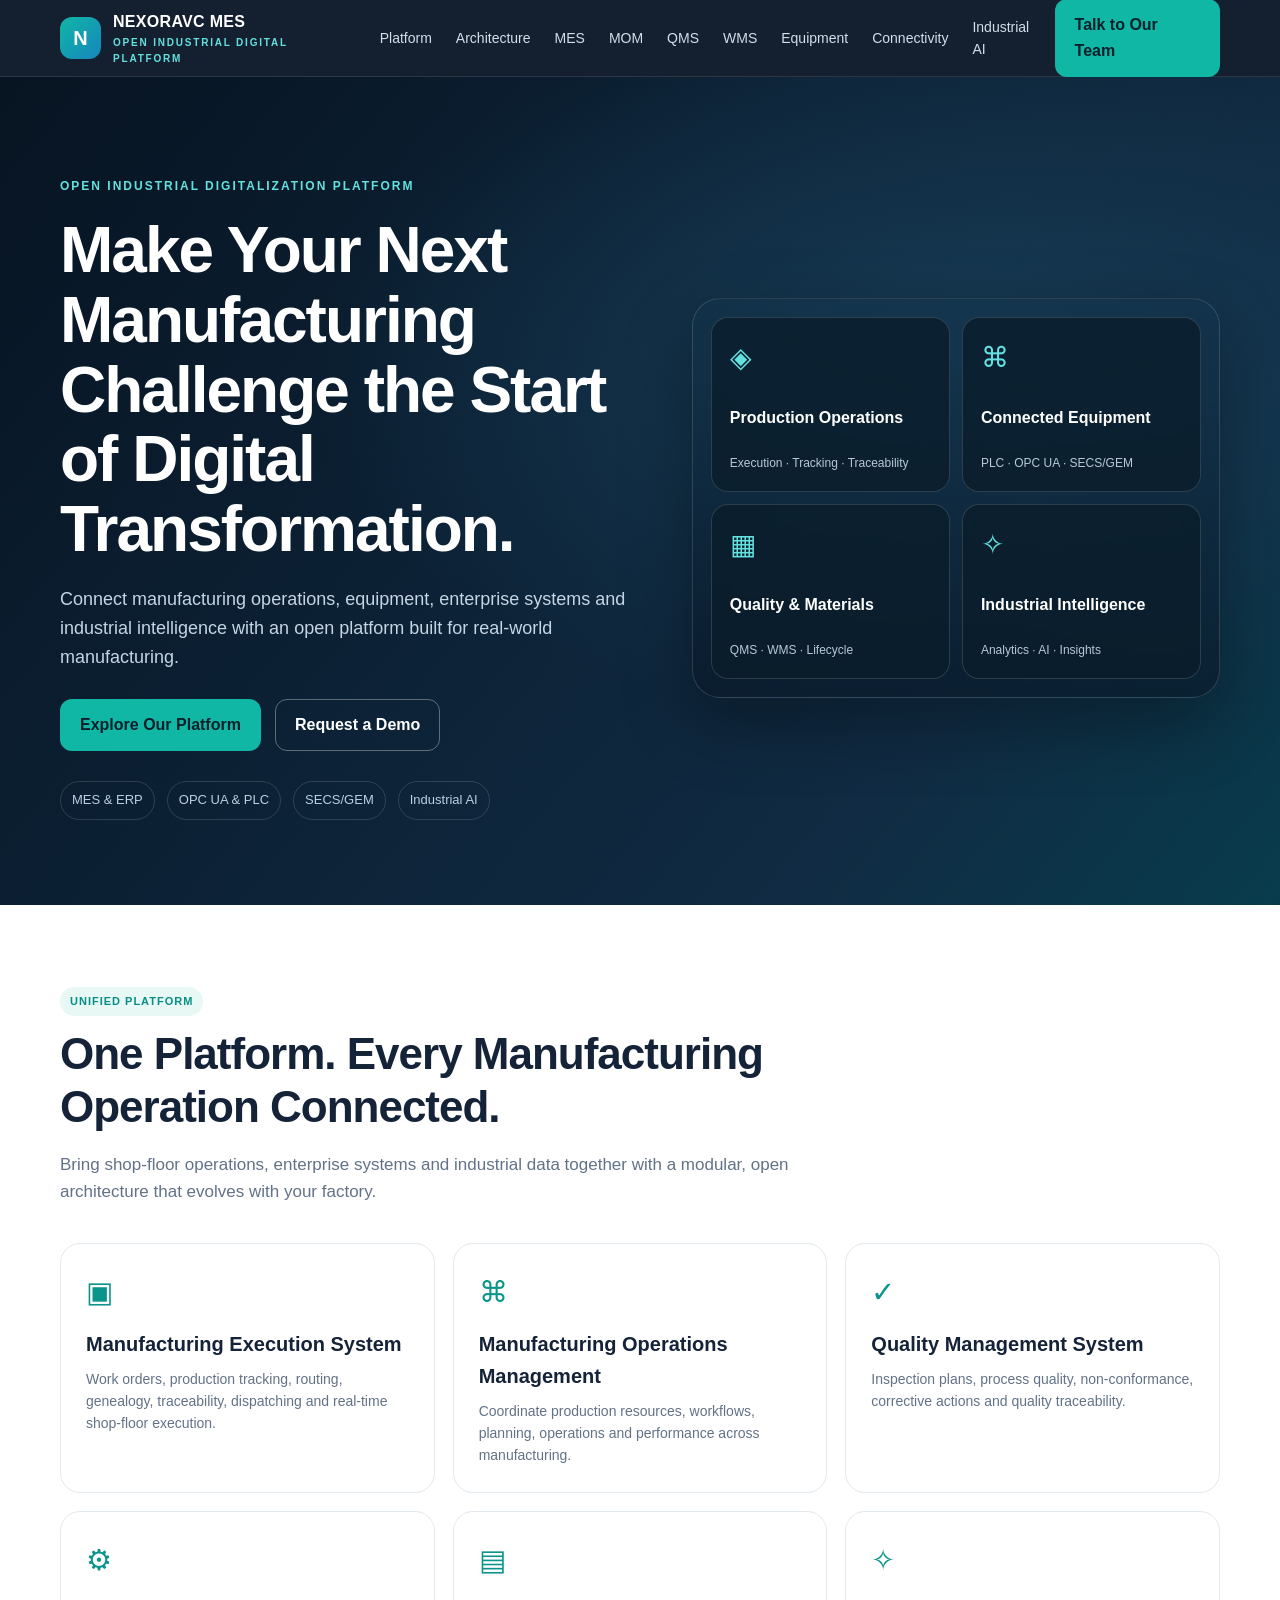
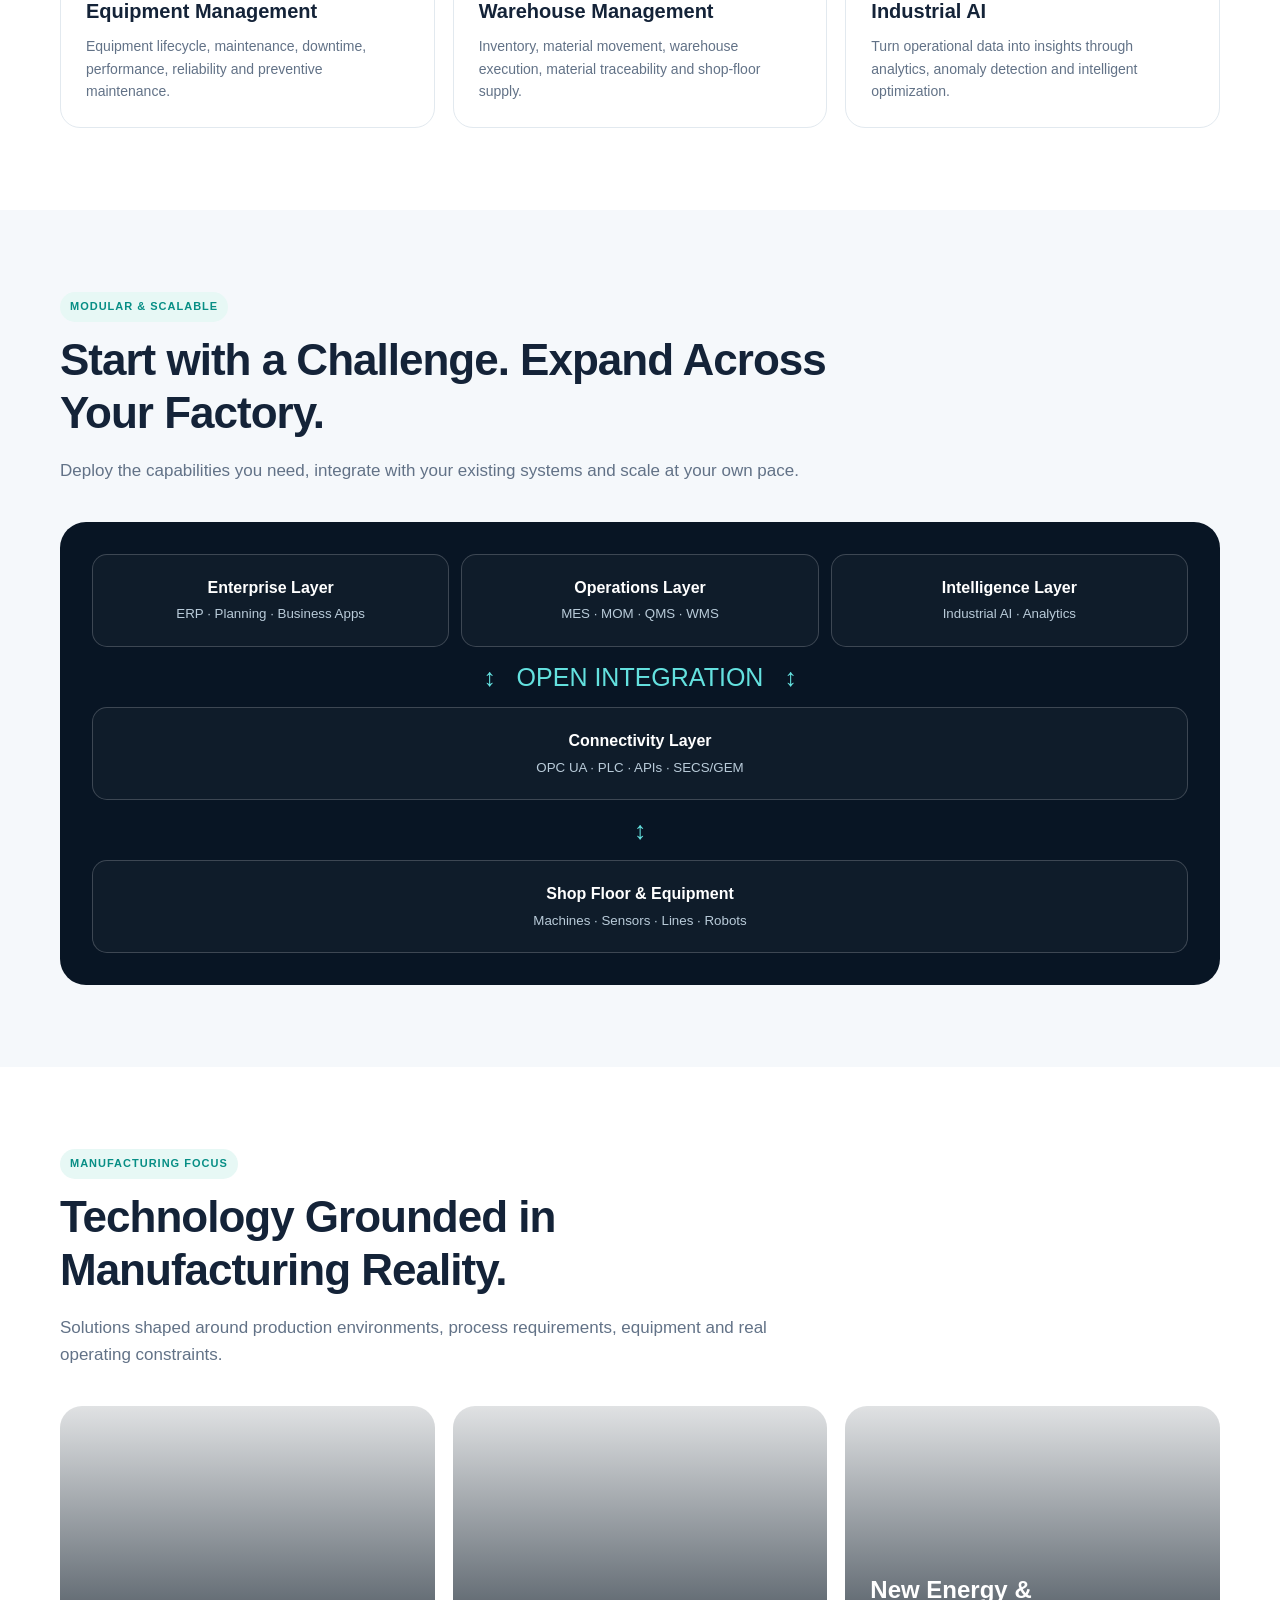
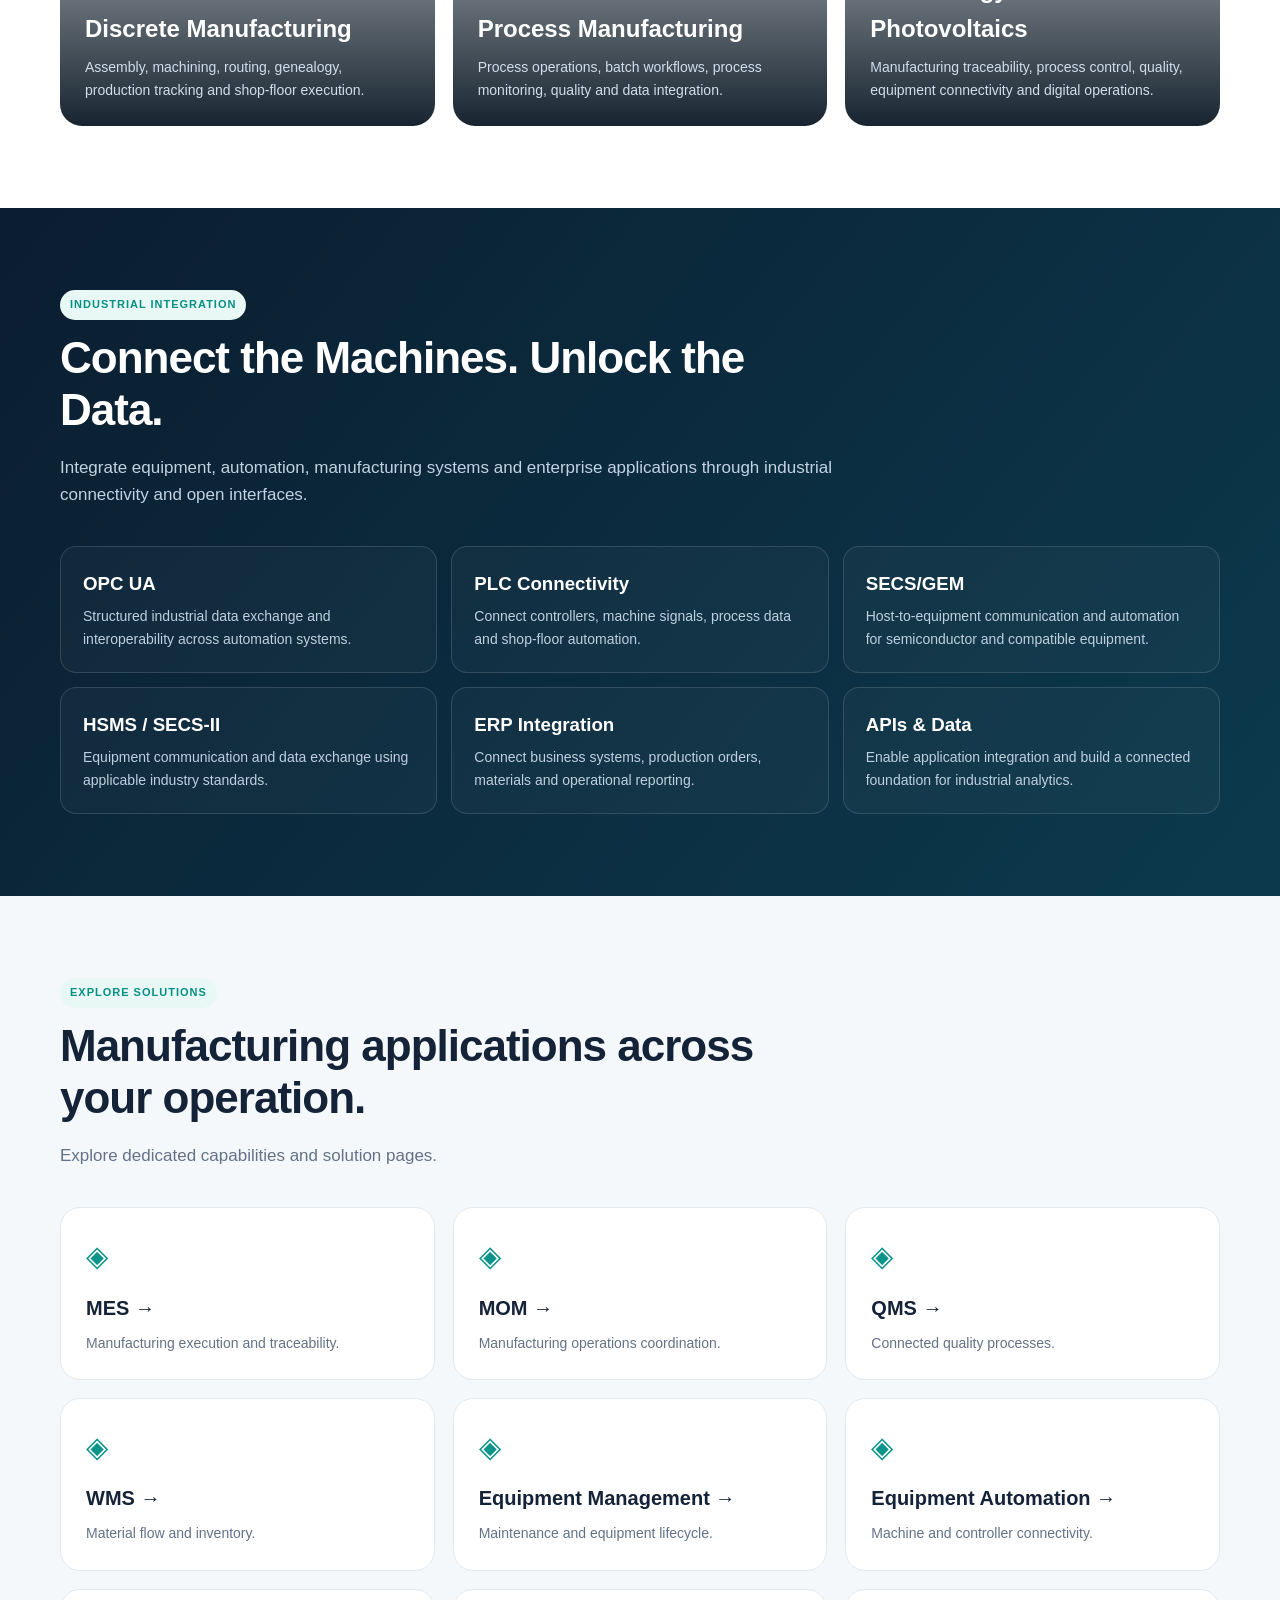
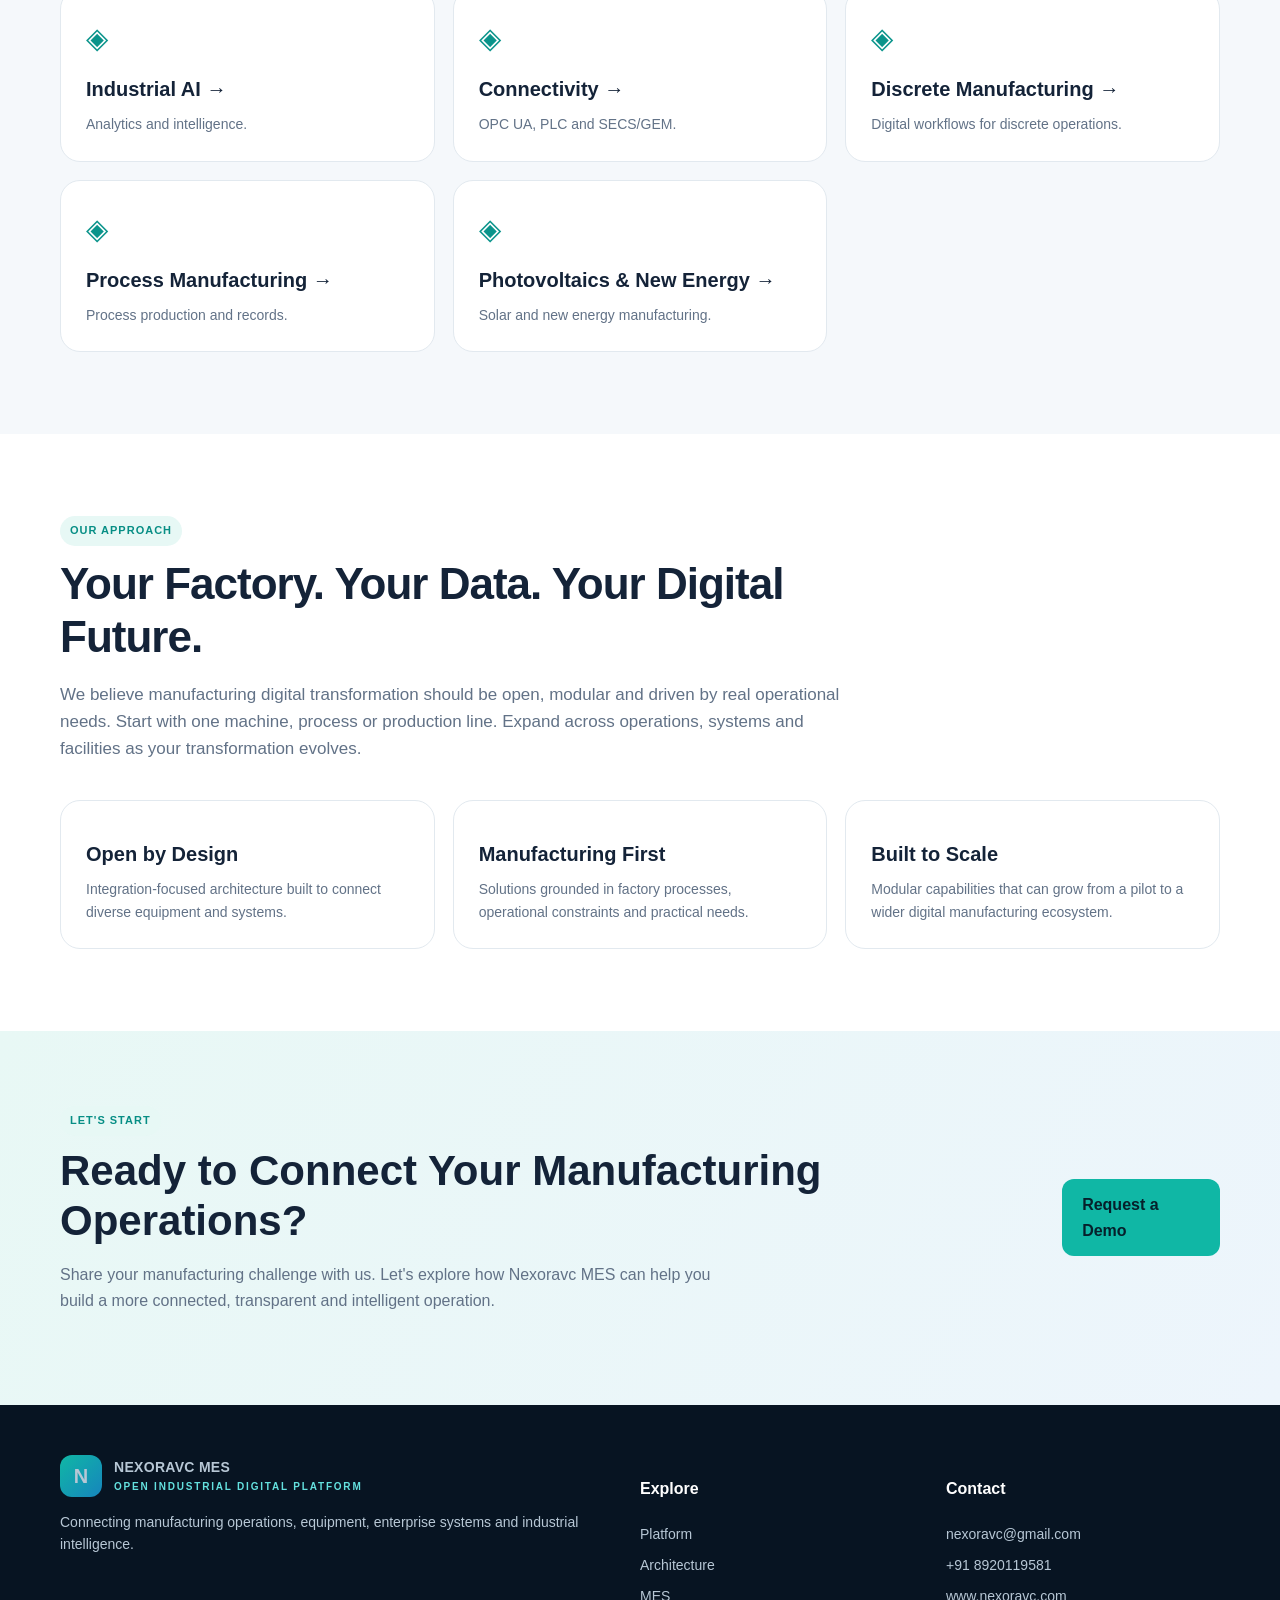
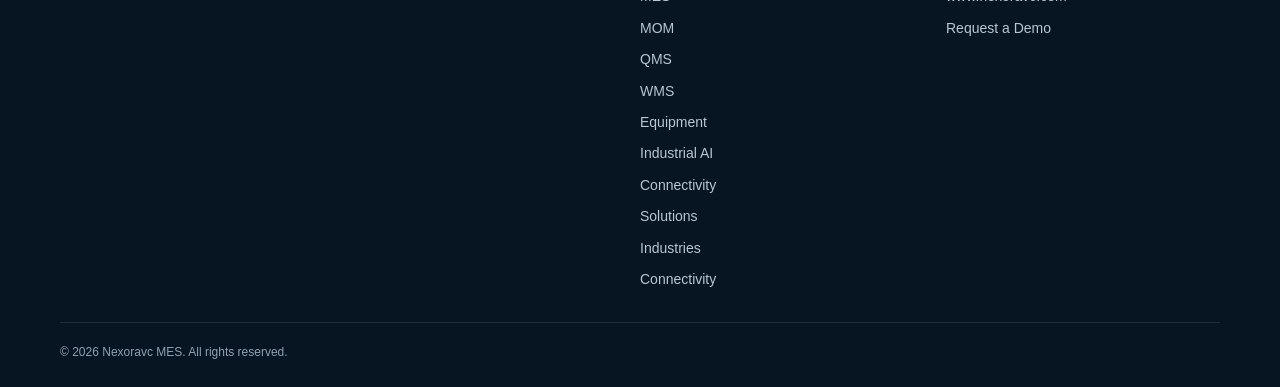
<file: index.html>
<!DOCTYPE html>
<html lang="en">
<head>
<meta charset="utf-8"><meta name="viewport" content="width=device-width,initial-scale=1">
<meta name="description" content="Nexoravc MES connects manufacturing operations, equipment, enterprise systems and industrial intelligence through an open manufacturing platform.">
<title>Nexoravc MES | Open Industrial Digital Platform</title>
<style>
:root{--navy:#081524;--navy2:#10243a;--teal:#10b7a5;--cyan:#64e1df;--ink:#142338;--muted:#627287;--bg:#f5f8fb;--white:#fff;--line:#e2e9ef;--radius:20px}*{box-sizing:border-box}html{scroll-behavior:smooth}body{margin:0;font-family:Inter,Segoe UI,Arial,sans-serif;color:var(--ink);background:white;line-height:1.6}a{color:inherit;text-decoration:none}.container{width:min(1160px,92%);margin:auto}.nav{position:sticky;top:0;z-index:20;background:rgba(8,21,36,.95);backdrop-filter:blur(12px);color:white;border-bottom:1px solid #ffffff1a}.navin{height:76px;display:flex;align-items:center;justify-content:space-between;gap:24px}.brand{display:flex;align-items:center;gap:12px;font-weight:800;letter-spacing:.3px}.logo{width:42px;height:42px;border-radius:12px;background:linear-gradient(135deg,var(--teal),#1685bd);display:grid;place-items:center;font-weight:900;font-size:20px}.brand small{display:block;color:var(--cyan);font-size:10px;letter-spacing:1.8px;font-weight:600}.links{display:flex;gap:24px;align-items:center;font-size:14px;color:#d3deeb}.links a:hover{color:var(--cyan)}.btn{display:inline-flex;align-items:center;justify-content:center;background:var(--teal);color:#06202b;padding:12px 19px;border-radius:12px;font-weight:750;border:1px solid transparent;transition:.2s}.btn:hover{transform:translateY(-2px);background:#55d9ca}.btn.outline{background:transparent;border-color:#ffffff55;color:white}.btn.light{background:white;color:var(--navy)}.hero{background:radial-gradient(ellipse at 75% 35%,#173c56 0%,transparent 48%),linear-gradient(130deg,#071422,#102b43 75%,#083c4c);color:white;padding:100px 0 85px;overflow:hidden}.hero-grid{display:grid;grid-template-columns:1.05fr .95fr;align-items:center;gap:48px}.eyebrow{color:var(--cyan);font-size:12px;font-weight:800;letter-spacing:2px;text-transform:uppercase}.hero h1{font-size:clamp(38px,5vw,65px);line-height:1.09;letter-spacing:-2px;margin:20px 0}.hero p{color:#c4d5e4;font-size:18px;max-width:630px}.hero .actions{display:flex;gap:14px;flex-wrap:wrap;margin-top:28px}.hero-visual{position:relative;min-height:400px;border-radius:28px;background:linear-gradient(180deg,#12334b88,#08152499),url('https://images.unsplash.com/photo-1565514020179-026b92b84bb6?auto=format&fit=crop&w=1200&q=85') center/cover;border:1px solid #ffffff22;box-shadow:0 25px 70px #0005}.visual-overlay{position:absolute;inset:18px;display:grid;grid-template-columns:1fr 1fr;grid-template-rows:1fr 1fr;gap:12px}.tile{background:#0a1d2bcc;border:1px solid #ffffff24;border-radius:17px;padding:18px;display:flex;flex-direction:column;justify-content:space-between;backdrop-filter:blur(8px)}.tile .icon{font-size:28px;color:var(--cyan)}.tile strong{font-size:16px}.tile span{font-size:12px;color:#b7c9d8}.tagline{display:flex;gap:12px;flex-wrap:wrap;margin-top:30px;color:#b9d0e0;font-size:13px}.tagline span{border:1px solid #ffffff24;padding:8px 11px;border-radius:100px}.section{padding:82px 0}.section.alt{background:var(--bg)}.heading{max-width:780px;margin-bottom:38px}.heading h2{font-size:clamp(30px,3.5vw,44px);line-height:1.2;margin:12px 0;letter-spacing:-1px}.heading p{color:var(--muted);font-size:17px}.cards{display:grid;grid-template-columns:repeat(3,1fr);gap:18px}.card{background:white;border:1px solid var(--line);padding:25px;border-radius:var(--radius);transition:.2s}.card:hover{transform:translateY(-4px);box-shadow:0 15px 35px #11283d12}.card .icon{font-size:29px;color:#0a948b}.card h3{margin:12px 0 8px;font-size:20px}.card p{margin:0;color:var(--muted);font-size:14px}.pill{display:inline-block;font-size:11px;font-weight:800;letter-spacing:1px;color:#078e85;background:#e7f8f5;border-radius:100px;padding:6px 10px;text-transform:uppercase}.architecture{background:var(--navy);color:white;border-radius:26px;padding:32px}.archrow{display:flex;gap:12px;flex-wrap:wrap;justify-content:center}.archnode{flex:1;min-width:150px;text-align:center;padding:20px 12px;border:1px solid #ffffff30;border-radius:15px;background:#ffffff08}.archnode strong{display:block}.archnode small{color:#b9cbd9}.arrow{text-align:center;color:var(--cyan);font-size:25px;margin:10px}.industries{display:grid;grid-template-columns:repeat(3,1fr);gap:18px}.industry{border-radius:22px;overflow:hidden;min-height:320px;position:relative;background-size:cover;background-position:center;color:white;display:flex;align-items:end}.industry:before{content:'';position:absolute;inset:0;background:linear-gradient(0deg,#071522ee,#07152220)}.industry div{position:relative;padding:25px}.industry h3{font-size:24px;margin:0 0 8px}.industry p{color:#d1deea;font-size:14px;margin:0}.connect{background:linear-gradient(130deg,#0b1d30,#0c3a4d);color:white}.connect .heading p{color:#c1d3e2}.protocols{display:grid;grid-template-columns:repeat(3,1fr);gap:14px}.protocol{padding:22px;border:1px solid #ffffff22;background:#ffffff08;border-radius:16px}.protocol h3{margin:0 0 6px}.protocol p{color:#bed0df;margin:0;font-size:14px}.cta{padding:75px 0;background:linear-gradient(120deg,#e8f8f5,#edf5fc)}.cta-box{display:flex;align-items:center;justify-content:space-between;gap:28px}.cta h2{font-size:clamp(28px,3.5vw,42px);line-height:1.2;margin:10px 0}.cta p{color:var(--muted);max-width:670px}.footer{background:#071422;color:#c3d3df;padding:50px 0 24px}.footergrid{display:grid;grid-template-columns:2fr 1fr 1fr;gap:32px}.footer h4{color:white}.footer p,.footer a{color:#b7c7d5;font-size:14px}.footerlinks{display:grid;gap:9px}.copyright{border-top:1px solid #ffffff1a;margin-top:32px;padding-top:20px;font-size:12px;color:#8da2b4}.mobilemenu{display:none}.contact-form{display:grid;gap:12px;max-width:560px}.contact-form input,.contact-form textarea,.contact-form select{width:100%;padding:13px;border-radius:12px;border:1px solid #ccd8e2;font:inherit}.contact-form textarea{min-height:120px}.note{font-size:12px;color:#6d7e8f}
@media(max-width:900px){.hero-grid{grid-template-columns:1fr}.hero-visual{min-height:330px}.cards{grid-template-columns:repeat(2,1fr)}.industries{grid-template-columns:1fr 1fr}.protocols{grid-template-columns:1fr 1fr}.links{gap:12px}.cta-box{display:block}.footergrid{grid-template-columns:1fr 1fr}}
@media(max-width:640px){.links{display:none}.mobilemenu{display:block;color:white}.hero{padding:70px 0}.hero-visual{min-height:300px}.cards,.industries,.protocols,.footergrid{grid-template-columns:1fr}.section{padding:62px 0}.visual-overlay{inset:12px;gap:8px}.tile{padding:12px}.tile strong{font-size:14px}.navin{height:68px}}
</style>
</head>
<body>
<header class="nav"><div class="container navin"><a class="brand" href="#home"><span class="logo">N</span><span>NEXORAVC MES<small>OPEN INDUSTRIAL DIGITAL PLATFORM</small></span></a><nav class="links"><a href="#platform">Platform</a><a href="platform-architecture.html">Architecture</a><a href="mes-product.html">MES</a><a href="mom.html">MOM</a><a href="qms.html">QMS</a><a href="wms.html">WMS</a><a href="equipment-management.html">Equipment</a><a href="connectivity.html">Connectivity</a><a href="industrial-ai.html">Industrial AI</a></nav><a class="btn" href="#contact">Talk to Our Team</a></div></header>
<main>
<section class="hero" id="home"><div class="container hero-grid"><div><div class="eyebrow">Open Industrial Digitalization Platform</div><h1>Make Your Next Manufacturing Challenge the Start of Digital Transformation.</h1><p>Connect manufacturing operations, equipment, enterprise systems and industrial intelligence with an open platform built for real-world manufacturing.</p><div class="actions"><a class="btn" href="#platform">Explore Our Platform</a><a class="btn outline" href="#contact">Request a Demo</a></div><div class="tagline"><span>MES & ERP</span><span>OPC UA & PLC</span><span>SECS/GEM</span><span>Industrial AI</span></div></div><div class="hero-visual"><div class="visual-overlay"><div class="tile"><div class="icon">◈</div><strong>Production Operations</strong><span>Execution · Tracking · Traceability</span></div><div class="tile"><div class="icon">⌘</div><strong>Connected Equipment</strong><span>PLC · OPC UA · SECS/GEM</span></div><div class="tile"><div class="icon">▦</div><strong>Quality & Materials</strong><span>QMS · WMS · Lifecycle</span></div><div class="tile"><div class="icon">✧</div><strong>Industrial Intelligence</strong><span>Analytics · AI · Insights</span></div></div></div></div></section>
<section class="section" id="platform"><div class="container"><div class="heading"><span class="pill">Unified Platform</span><h2>One Platform. Every Manufacturing Operation Connected.</h2><p>Bring shop-floor operations, enterprise systems and industrial data together with a modular, open architecture that evolves with your factory.</p></div><div class="cards"><article class="card"><div class="icon">▣</div><h3>Manufacturing Execution System</h3><p>Work orders, production tracking, routing, genealogy, traceability, dispatching and real-time shop-floor execution.</p></article><article class="card"><div class="icon">⌘</div><h3>Manufacturing Operations Management</h3><p>Coordinate production resources, workflows, planning, operations and performance across manufacturing.</p></article><article class="card"><div class="icon">✓</div><h3>Quality Management System</h3><p>Inspection plans, process quality, non-conformance, corrective actions and quality traceability.</p></article><article class="card"><div class="icon">⚙</div><h3>Equipment Management</h3><p>Equipment lifecycle, maintenance, downtime, performance, reliability and preventive maintenance.</p></article><article class="card"><div class="icon">▤</div><h3>Warehouse Management</h3><p>Inventory, material movement, warehouse execution, material traceability and shop-floor supply.</p></article><article class="card"><div class="icon">✧</div><h3>Industrial AI</h3><p>Turn operational data into insights through analytics, anomaly detection and intelligent optimization.</p></article></div></div></section>
<section class="section alt" id="solutions"><div class="container"><div class="heading"><span class="pill">Modular & Scalable</span><h2>Start with a Challenge. Expand Across Your Factory.</h2><p>Deploy the capabilities you need, integrate with your existing systems and scale at your own pace.</p></div><div class="architecture"><div class="archrow"><div class="archnode"><strong>Enterprise Layer</strong><small>ERP · Planning · Business Apps</small></div><div class="archnode"><strong>Operations Layer</strong><small>MES · MOM · QMS · WMS</small></div><div class="archnode"><strong>Intelligence Layer</strong><small>Industrial AI · Analytics</small></div></div><div class="arrow">↕ &nbsp; OPEN INTEGRATION &nbsp; ↕</div><div class="archrow"><div class="archnode"><strong>Connectivity Layer</strong><small>OPC UA · PLC · APIs · SECS/GEM</small></div></div><div class="arrow">↕</div><div class="archrow"><div class="archnode"><strong>Shop Floor & Equipment</strong><small>Machines · Sensors · Lines · Robots</small></div></div></div></div></section>
<section class="section" id="industries"><div class="container"><div class="heading"><span class="pill">Manufacturing Focus</span><h2>Technology Grounded in Manufacturing Reality.</h2><p>Solutions shaped around production environments, process requirements, equipment and real operating constraints.</p></div><div class="industries"><article class="industry" style="background-image:url('https://images.unsplash.com/photo-1581091226825-a6a2a5aee158?auto=format&fit=crop&w=900&q=80')"><div><h3>Discrete Manufacturing</h3><p>Assembly, machining, routing, genealogy, production tracking and shop-floor execution.</p></div></article><article class="industry" style="background-image:url('https://images.unsplash.com/photo-1565514020179-026b92b84bb6?auto=format&fit=crop&w=900&q=80')"><div><h3>Process Manufacturing</h3><p>Process operations, batch workflows, process monitoring, quality and data integration.</p></div></article><article class="industry" style="background-image:url('https://images.unsplash.com/photo-1509391366360-2e959784a276?auto=format&fit=crop&w=900&q=80')"><div><h3>New Energy & Photovoltaics</h3><p>Manufacturing traceability, process control, quality, equipment connectivity and digital operations.</p></div></article></div></div></section>
<section class="section connect" id="connectivity"><div class="container"><div class="heading"><span class="pill">Industrial Integration</span><h2>Connect the Machines. Unlock the Data.</h2><p>Integrate equipment, automation, manufacturing systems and enterprise applications through industrial connectivity and open interfaces.</p></div><div class="protocols"><article class="protocol"><h3>OPC UA</h3><p>Structured industrial data exchange and interoperability across automation systems.</p></article><article class="protocol"><h3>PLC Connectivity</h3><p>Connect controllers, machine signals, process data and shop-floor automation.</p></article><article class="protocol"><h3>SECS/GEM</h3><p>Host-to-equipment communication and automation for semiconductor and compatible equipment.</p></article><article class="protocol"><h3>HSMS / SECS-II</h3><p>Equipment communication and data exchange using applicable industry standards.</p></article><article class="protocol"><h3>ERP Integration</h3><p>Connect business systems, production orders, materials and operational reporting.</p></article><article class="protocol"><h3>APIs & Data</h3><p>Enable application integration and build a connected foundation for industrial analytics.</p></article></div></div></section>
<section class="section alt" id="more-solutions"><div class="container"><div class="heading"><span class="pill">Explore Solutions</span><h2>Manufacturing applications across your operation.</h2><p>Explore dedicated capabilities and solution pages.</p></div><div class="cards"><article class="card"><div class="icon">◈</div><h3><a href="mes-product.html">MES →</a></h3><p>Manufacturing execution and traceability.</p></article><article class="card"><div class="icon">◈</div><h3><a href="mom.html">MOM →</a></h3><p>Manufacturing operations coordination.</p></article><article class="card"><div class="icon">◈</div><h3><a href="qms.html">QMS →</a></h3><p>Connected quality processes.</p></article><article class="card"><div class="icon">◈</div><h3><a href="wms.html">WMS →</a></h3><p>Material flow and inventory.</p></article><article class="card"><div class="icon">◈</div><h3><a href="equipment-management.html">Equipment Management →</a></h3><p>Maintenance and equipment lifecycle.</p></article><article class="card"><div class="icon">◈</div><h3><a href="equipment-automation.html">Equipment Automation →</a></h3><p>Machine and controller connectivity.</p></article><article class="card"><div class="icon">◈</div><h3><a href="industrial-ai.html">Industrial AI →</a></h3><p>Analytics and intelligence.</p></article><article class="card"><div class="icon">◈</div><h3><a href="connectivity.html">Connectivity →</a></h3><p>OPC UA, PLC and SECS/GEM.</p></article><article class="card"><div class="icon">◈</div><h3><a href="discrete-manufacturing.html">Discrete Manufacturing →</a></h3><p>Digital workflows for discrete operations.</p></article><article class="card"><div class="icon">◈</div><h3><a href="process-manufacturing.html">Process Manufacturing →</a></h3><p>Process production and records.</p></article><article class="card"><div class="icon">◈</div><h3><a href="photovoltaics.html">Photovoltaics & New Energy →</a></h3><p>Solar and new energy manufacturing.</p></article></div></div></section><section class="section" id="about"><div class="container"><div class="heading"><span class="pill">Our Approach</span><h2>Your Factory. Your Data. Your Digital Future.</h2><p>We believe manufacturing digital transformation should be open, modular and driven by real operational needs. Start with one machine, process or production line. Expand across operations, systems and facilities as your transformation evolves.</p></div><div class="cards"><article class="card"><h3>Open by Design</h3><p>Integration-focused architecture built to connect diverse equipment and systems.</p></article><article class="card"><h3>Manufacturing First</h3><p>Solutions grounded in factory processes, operational constraints and practical needs.</p></article><article class="card"><h3>Built to Scale</h3><p>Modular capabilities that can grow from a pilot to a wider digital manufacturing ecosystem.</p></article></div></div></section>
<section class="cta" id="contact"><div class="container cta-box"><div><span class="pill">Let's Start</span><h2>Ready to Connect Your Manufacturing Operations?</h2><p>Share your manufacturing challenge with us. Let's explore how Nexoravc MES can help you build a more connected, transparent and intelligent operation.</p></div><div><a class="btn" href="mailto:info@nexoravc.com?subject=Nexoravc%20MES%20Demo%20Request">Request a Demo</a></div></div></section>
</main>
<footer class="footer"><div class="container"><div class="footergrid"><div><a class="brand" href="#home"><span class="logo">N</span><span>NEXORAVC MES<small>OPEN INDUSTRIAL DIGITAL PLATFORM</small></span></a><p>Connecting manufacturing operations, equipment, enterprise systems and industrial intelligence.</p></div><div><h4>Explore</h4><div class="footerlinks"><a href="#platform">Platform</a><a href="platform-architecture.html">Architecture</a><a href="mes-product.html">MES</a><a href="mom.html">MOM</a><a href="qms.html">QMS</a><a href="wms.html">WMS</a><a href="equipment-management.html">Equipment</a><a href="industrial-ai.html">Industrial AI</a><a href="connectivity.html">Connectivity</a><a href="#solutions">Solutions</a><a href="#industries">Industries</a><a href="#connectivity">Connectivity</a></div></div><div><h4>Contact</h4><div class="footerlinks"><a href="mailto:nexoravc@gmail.com">nexoravc@gmail.com</a><a href="+91 8920119581">+91 8920119581</a><a href="https://www.nexoravc.com">www.nexoravc.com</a><a href="#contact">Request a Demo</a></div></div></div><div class="copyright">© <span id="year"></span> Nexoravc MES. All rights reserved.</div></div></footer>
<script>document.getElementById('year').textContent=new Date().getFullYear();</script>
</body></html>
</file>
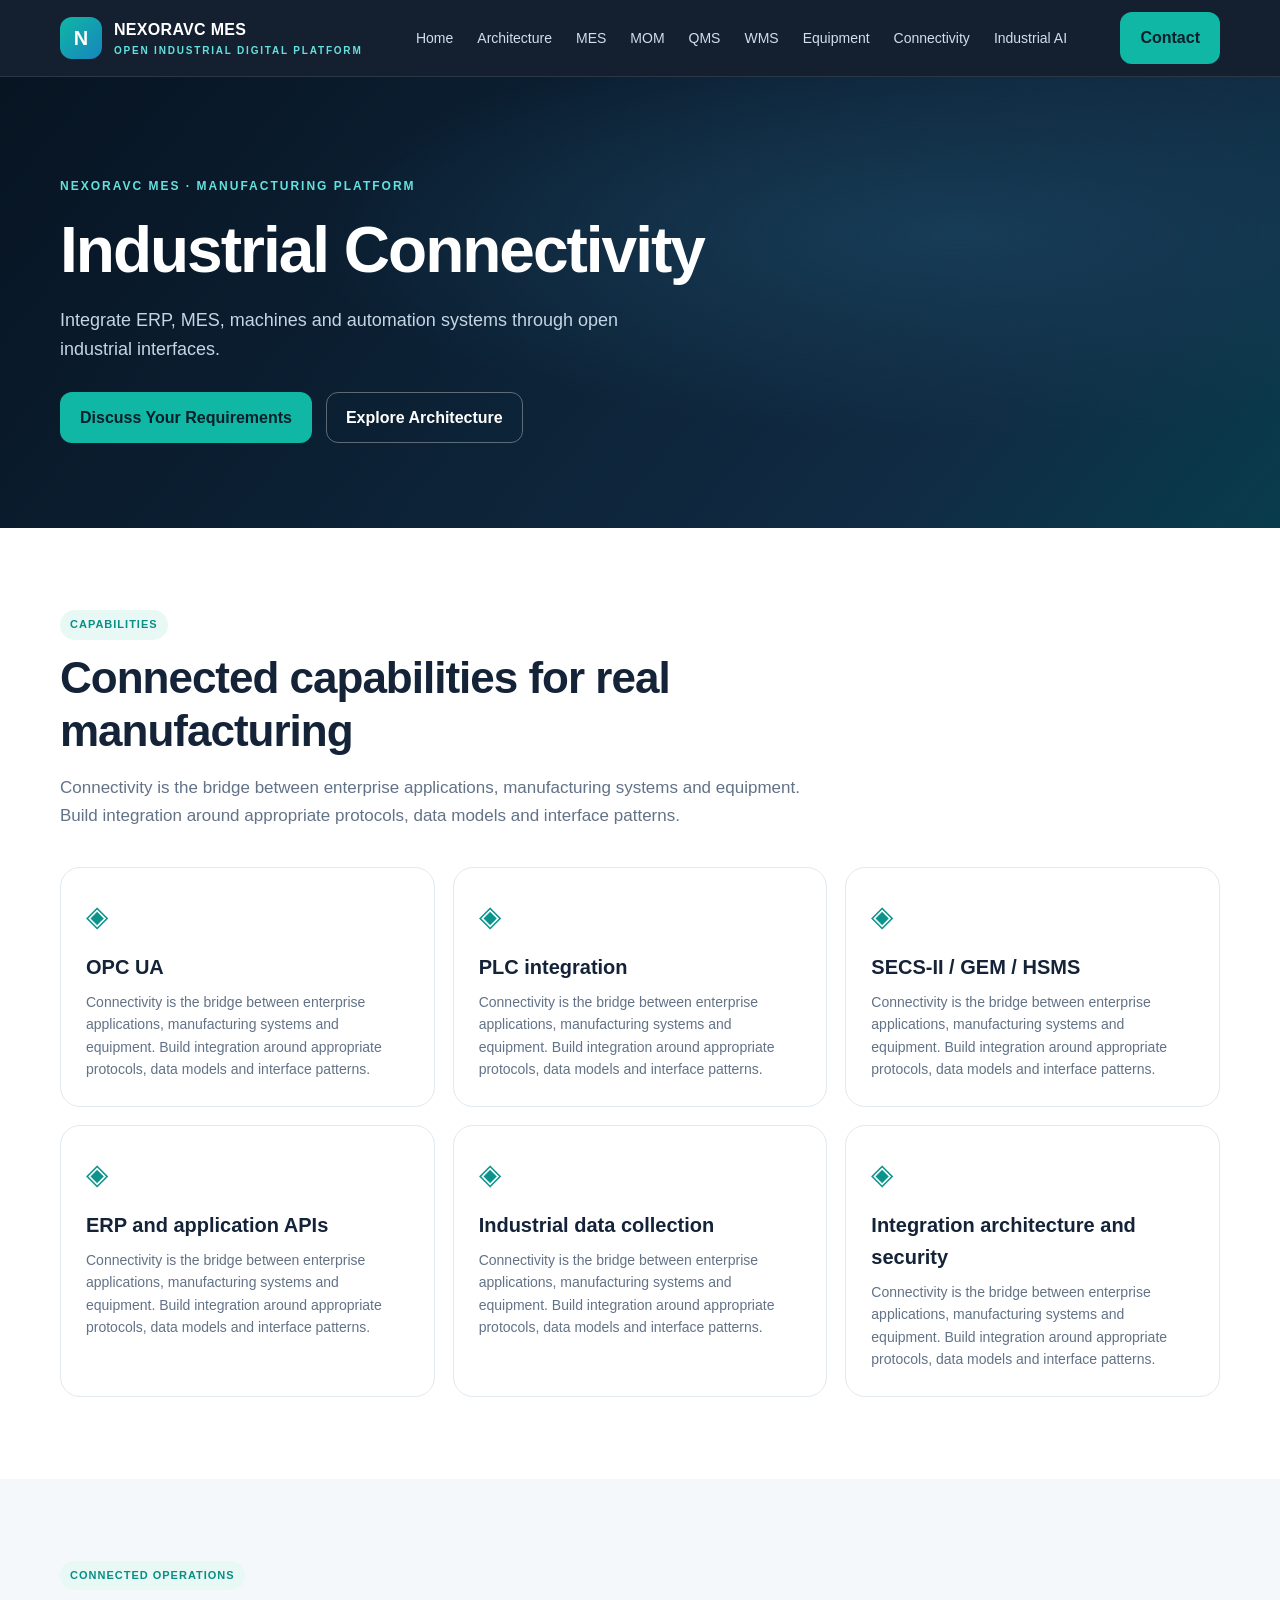
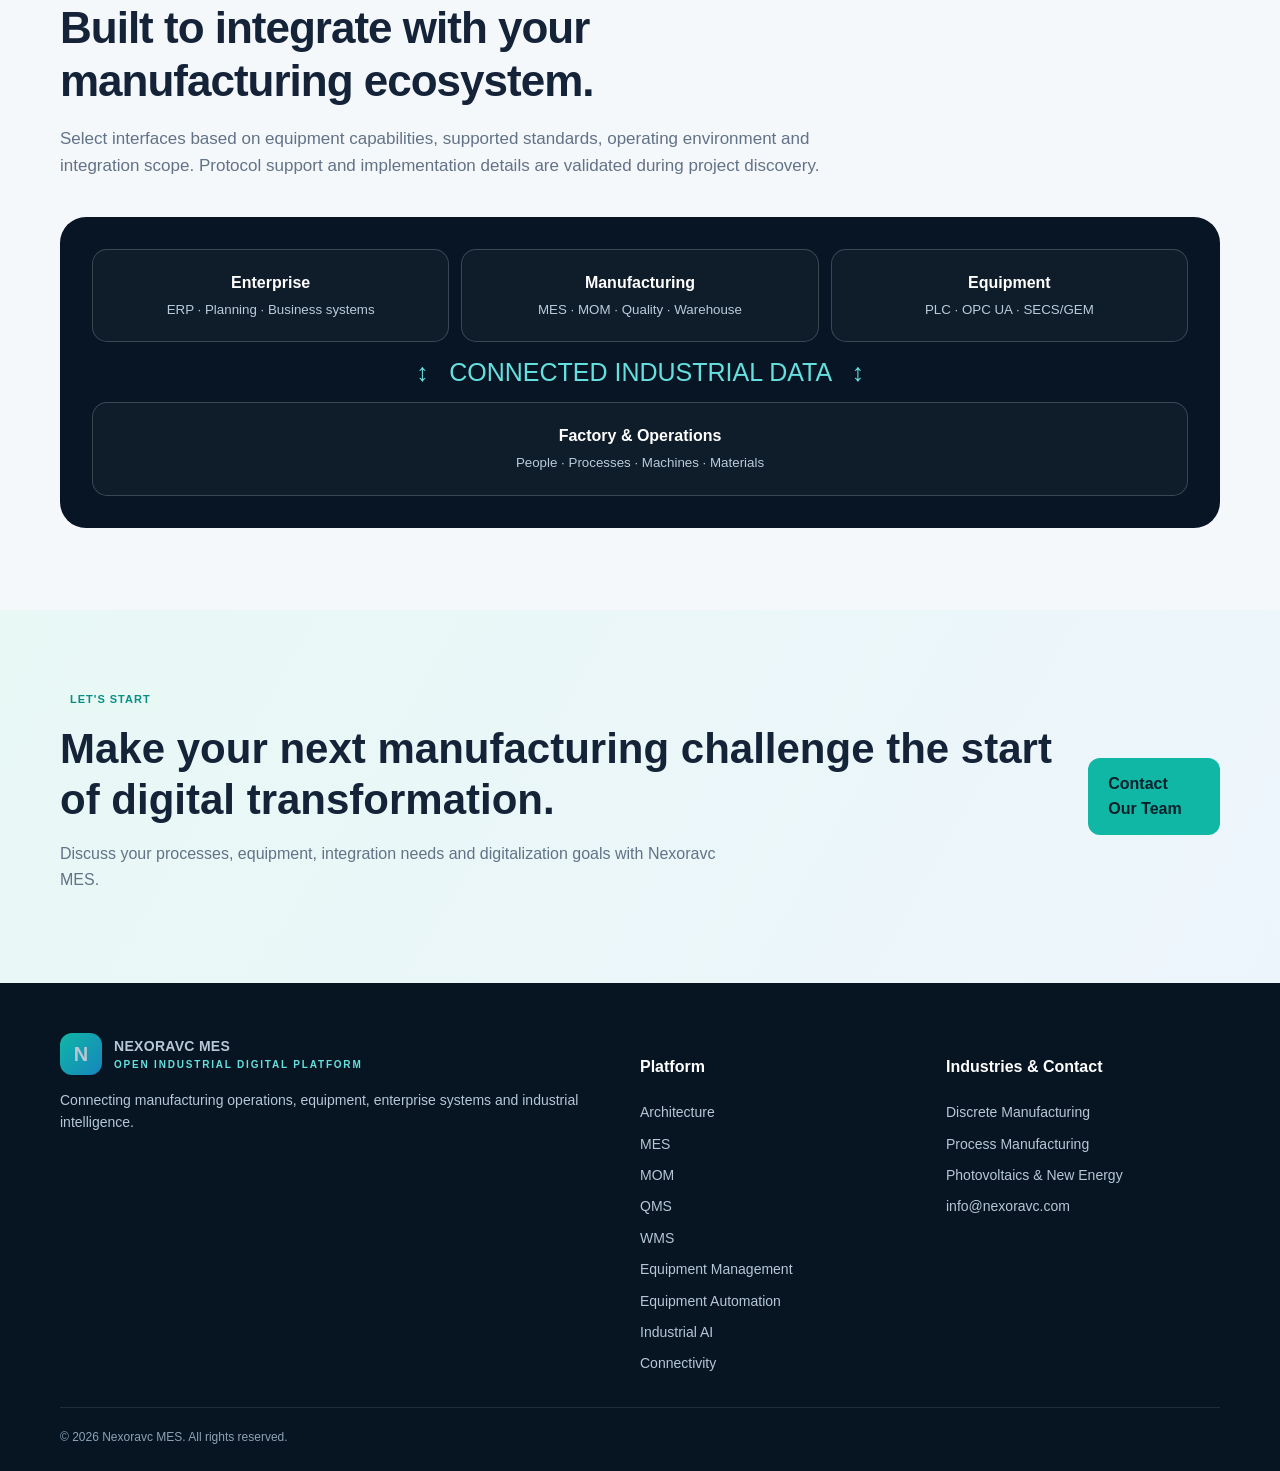
<file: connectivity.html>
<!doctype html><html lang="en"><head><meta charset="utf-8"><meta name="viewport" content="width=device-width,initial-scale=1"><meta name="description" content="Nexoravc MES Industrial Connectivity: Integrate ERP, MES, machines and automation systems through open industrial interfaces."><title>Industrial Connectivity | Nexoravc MES</title><style>
:root{--navy:#081524;--navy2:#10243a;--teal:#10b7a5;--cyan:#64e1df;--ink:#142338;--muted:#627287;--bg:#f5f8fb;--white:#fff;--line:#e2e9ef;--radius:20px}*{box-sizing:border-box}html{scroll-behavior:smooth}body{margin:0;font-family:Inter,Segoe UI,Arial,sans-serif;color:var(--ink);background:white;line-height:1.6}a{color:inherit;text-decoration:none}.container{width:min(1160px,92%);margin:auto}.nav{position:sticky;top:0;z-index:20;background:rgba(8,21,36,.95);backdrop-filter:blur(12px);color:white;border-bottom:1px solid #ffffff1a}.navin{height:76px;display:flex;align-items:center;justify-content:space-between;gap:24px}.brand{display:flex;align-items:center;gap:12px;font-weight:800;letter-spacing:.3px}.logo{width:42px;height:42px;border-radius:12px;background:linear-gradient(135deg,var(--teal),#1685bd);display:grid;place-items:center;font-weight:900;font-size:20px}.brand small{display:block;color:var(--cyan);font-size:10px;letter-spacing:1.8px;font-weight:600}.links{display:flex;gap:24px;align-items:center;font-size:14px;color:#d3deeb}.links a:hover{color:var(--cyan)}.btn{display:inline-flex;align-items:center;justify-content:center;background:var(--teal);color:#06202b;padding:12px 19px;border-radius:12px;font-weight:750;border:1px solid transparent;transition:.2s}.btn:hover{transform:translateY(-2px);background:#55d9ca}.btn.outline{background:transparent;border-color:#ffffff55;color:white}.btn.light{background:white;color:var(--navy)}.hero{background:radial-gradient(ellipse at 75% 35%,#173c56 0%,transparent 48%),linear-gradient(130deg,#071422,#102b43 75%,#083c4c);color:white;padding:100px 0 85px;overflow:hidden}.hero-grid{display:grid;grid-template-columns:1.05fr .95fr;align-items:center;gap:48px}.eyebrow{color:var(--cyan);font-size:12px;font-weight:800;letter-spacing:2px;text-transform:uppercase}.hero h1{font-size:clamp(38px,5vw,65px);line-height:1.09;letter-spacing:-2px;margin:20px 0}.hero p{color:#c4d5e4;font-size:18px;max-width:630px}.hero .actions{display:flex;gap:14px;flex-wrap:wrap;margin-top:28px}.hero-visual{position:relative;min-height:400px;border-radius:28px;background:linear-gradient(180deg,#12334b88,#08152499),url('https://images.unsplash.com/photo-1565514020179-026b92b84bb6?auto=format&fit=crop&w=1200&q=85') center/cover;border:1px solid #ffffff22;box-shadow:0 25px 70px #0005}.visual-overlay{position:absolute;inset:18px;display:grid;grid-template-columns:1fr 1fr;grid-template-rows:1fr 1fr;gap:12px}.tile{background:#0a1d2bcc;border:1px solid #ffffff24;border-radius:17px;padding:18px;display:flex;flex-direction:column;justify-content:space-between;backdrop-filter:blur(8px)}.tile .icon{font-size:28px;color:var(--cyan)}.tile strong{font-size:16px}.tile span{font-size:12px;color:#b7c9d8}.tagline{display:flex;gap:12px;flex-wrap:wrap;margin-top:30px;color:#b9d0e0;font-size:13px}.tagline span{border:1px solid #ffffff24;padding:8px 11px;border-radius:100px}.section{padding:82px 0}.section.alt{background:var(--bg)}.heading{max-width:780px;margin-bottom:38px}.heading h2{font-size:clamp(30px,3.5vw,44px);line-height:1.2;margin:12px 0;letter-spacing:-1px}.heading p{color:var(--muted);font-size:17px}.cards{display:grid;grid-template-columns:repeat(3,1fr);gap:18px}.card{background:white;border:1px solid var(--line);padding:25px;border-radius:var(--radius);transition:.2s}.card:hover{transform:translateY(-4px);box-shadow:0 15px 35px #11283d12}.card .icon{font-size:29px;color:#0a948b}.card h3{margin:12px 0 8px;font-size:20px}.card p{margin:0;color:var(--muted);font-size:14px}.pill{display:inline-block;font-size:11px;font-weight:800;letter-spacing:1px;color:#078e85;background:#e7f8f5;border-radius:100px;padding:6px 10px;text-transform:uppercase}.architecture{background:var(--navy);color:white;border-radius:26px;padding:32px}.archrow{display:flex;gap:12px;flex-wrap:wrap;justify-content:center}.archnode{flex:1;min-width:150px;text-align:center;padding:20px 12px;border:1px solid #ffffff30;border-radius:15px;background:#ffffff08}.archnode strong{display:block}.archnode small{color:#b9cbd9}.arrow{text-align:center;color:var(--cyan);font-size:25px;margin:10px}.industries{display:grid;grid-template-columns:repeat(3,1fr);gap:18px}.industry{border-radius:22px;overflow:hidden;min-height:320px;position:relative;background-size:cover;background-position:center;color:white;display:flex;align-items:end}.industry:before{content:'';position:absolute;inset:0;background:linear-gradient(0deg,#071522ee,#07152220)}.industry div{position:relative;padding:25px}.industry h3{font-size:24px;margin:0 0 8px}.industry p{color:#d1deea;font-size:14px;margin:0}.connect{background:linear-gradient(130deg,#0b1d30,#0c3a4d);color:white}.connect .heading p{color:#c1d3e2}.protocols{display:grid;grid-template-columns:repeat(3,1fr);gap:14px}.protocol{padding:22px;border:1px solid #ffffff22;background:#ffffff08;border-radius:16px}.protocol h3{margin:0 0 6px}.protocol p{color:#bed0df;margin:0;font-size:14px}.cta{padding:75px 0;background:linear-gradient(120deg,#e8f8f5,#edf5fc)}.cta-box{display:flex;align-items:center;justify-content:space-between;gap:28px}.cta h2{font-size:clamp(28px,3.5vw,42px);line-height:1.2;margin:10px 0}.cta p{color:var(--muted);max-width:670px}.footer{background:#071422;color:#c3d3df;padding:50px 0 24px}.footergrid{display:grid;grid-template-columns:2fr 1fr 1fr;gap:32px}.footer h4{color:white}.footer p,.footer a{color:#b7c7d5;font-size:14px}.footerlinks{display:grid;gap:9px}.copyright{border-top:1px solid #ffffff1a;margin-top:32px;padding-top:20px;font-size:12px;color:#8da2b4}.mobilemenu{display:none}.contact-form{display:grid;gap:12px;max-width:560px}.contact-form input,.contact-form textarea,.contact-form select{width:100%;padding:13px;border-radius:12px;border:1px solid #ccd8e2;font:inherit}.contact-form textarea{min-height:120px}.note{font-size:12px;color:#6d7e8f}
@media(max-width:900px){.hero-grid{grid-template-columns:1fr}.hero-visual{min-height:330px}.cards{grid-template-columns:repeat(2,1fr)}.industries{grid-template-columns:1fr 1fr}.protocols{grid-template-columns:1fr 1fr}.links{gap:12px}.cta-box{display:block}.footergrid{grid-template-columns:1fr 1fr}}
@media(max-width:640px){.links{display:none}.mobilemenu{display:block;color:white}.hero{padding:70px 0}.hero-visual{min-height:300px}.cards,.industries,.protocols,.footergrid{grid-template-columns:1fr}.section{padding:62px 0}.visual-overlay{inset:12px;gap:8px}.tile{padding:12px}.tile strong{font-size:14px}.navin{height:68px}}
</style></head><body><header class="nav"><div class="container navin"><a class="brand" href="index.html"><span class="logo">N</span><span>NEXORAVC MES<small>OPEN INDUSTRIAL DIGITAL PLATFORM</small></span></a><nav class="links"><a href="index.html">Home</a><a href="platform-architecture.html">Architecture</a><a href="mes-product.html">MES</a><a href="mom.html">MOM</a><a href="qms.html">QMS</a><a href="wms.html">WMS</a><a href="equipment-management.html">Equipment</a><a href="connectivity.html">Connectivity</a><a href="industrial-ai.html">Industrial AI</a></nav><a class="btn" href="mailto:info@nexoravc.com?subject=Nexoravc%20MES%20Inquiry">Contact</a></div></header><main><section class="hero"><div class="container"><div class="eyebrow">Nexoravc MES · Manufacturing Platform</div><h1>Industrial Connectivity</h1><p>Integrate ERP, MES, machines and automation systems through open industrial interfaces.</p><div class="actions"><a class="btn" href="mailto:info@nexoravc.com?subject=Industrial%20Connectivity%20Inquiry">Discuss Your Requirements</a><a class="btn outline" href="platform-architecture.html">Explore Architecture</a></div></div></section><section class="section"><div class="container"><div class="heading"><span class="pill">Capabilities</span><h2>Connected capabilities for real manufacturing</h2><p>Connectivity is the bridge between enterprise applications, manufacturing systems and equipment. Build integration around appropriate protocols, data models and interface patterns.</p></div><div class="cards"><article class="card"><div class="icon">◈</div><h3>OPC UA</h3><p>Connectivity is the bridge between enterprise applications, manufacturing systems and equipment. Build integration around appropriate protocols, data models and interface patterns.</p></article><article class="card"><div class="icon">◈</div><h3>PLC integration</h3><p>Connectivity is the bridge between enterprise applications, manufacturing systems and equipment. Build integration around appropriate protocols, data models and interface patterns.</p></article><article class="card"><div class="icon">◈</div><h3>SECS-II / GEM / HSMS</h3><p>Connectivity is the bridge between enterprise applications, manufacturing systems and equipment. Build integration around appropriate protocols, data models and interface patterns.</p></article><article class="card"><div class="icon">◈</div><h3>ERP and application APIs</h3><p>Connectivity is the bridge between enterprise applications, manufacturing systems and equipment. Build integration around appropriate protocols, data models and interface patterns.</p></article><article class="card"><div class="icon">◈</div><h3>Industrial data collection</h3><p>Connectivity is the bridge between enterprise applications, manufacturing systems and equipment. Build integration around appropriate protocols, data models and interface patterns.</p></article><article class="card"><div class="icon">◈</div><h3>Integration architecture and security</h3><p>Connectivity is the bridge between enterprise applications, manufacturing systems and equipment. Build integration around appropriate protocols, data models and interface patterns.</p></article></div></div></section><section class="section alt"><div class="container"><div class="heading"><span class="pill">Connected Operations</span><h2>Built to integrate with your manufacturing ecosystem.</h2><p>Select interfaces based on equipment capabilities, supported standards, operating environment and integration scope. Protocol support and implementation details are validated during project discovery.</p></div><div class="architecture"><div class="archrow"><div class="archnode"><strong>Enterprise</strong><small>ERP · Planning · Business systems</small></div><div class="archnode"><strong>Manufacturing</strong><small>MES · MOM · Quality · Warehouse</small></div><div class="archnode"><strong>Equipment</strong><small>PLC · OPC UA · SECS/GEM</small></div></div><div class="arrow">↕ &nbsp; CONNECTED INDUSTRIAL DATA &nbsp; ↕</div><div class="archrow"><div class="archnode"><strong>Factory & Operations</strong><small>People · Processes · Machines · Materials</small></div></div></div></div></section><section class="cta"><div class="container cta-box"><div><span class="pill">Let's Start</span><h2>Make your next manufacturing challenge the start of digital transformation.</h2><p>Discuss your processes, equipment, integration needs and digitalization goals with Nexoravc MES.</p></div><a class="btn" href="mailto:info@nexoravc.com?subject=Nexoravc%20MES%20Inquiry">Contact Our Team</a></div></section></main><footer class="footer"><div class="container"><div class="footergrid"><div><a class="brand" href="index.html"><span class="logo">N</span><span>NEXORAVC MES<small>OPEN INDUSTRIAL DIGITAL PLATFORM</small></span></a><p>Connecting manufacturing operations, equipment, enterprise systems and industrial intelligence.</p></div><div><h4>Platform</h4><div class="footerlinks"><a href="platform-architecture.html">Architecture</a><a href="mes-product.html">MES</a><a href="mom.html">MOM</a><a href="qms.html">QMS</a><a href="wms.html">WMS</a><a href="equipment-management.html">Equipment Management</a><a href="equipment-automation.html">Equipment Automation</a><a href="industrial-ai.html">Industrial AI</a><a href="connectivity.html">Connectivity</a></div></div><div><h4>Industries & Contact</h4><div class="footerlinks"><a href="discrete-manufacturing.html">Discrete Manufacturing</a><a href="process-manufacturing.html">Process Manufacturing</a><a href="photovoltaics.html">Photovoltaics & New Energy</a><a href="mailto:info@nexoravc.com">info@nexoravc.com</a></div></div></div><div class="copyright">© 2026 Nexoravc MES. All rights reserved.</div></div></footer></body></html>
</file>
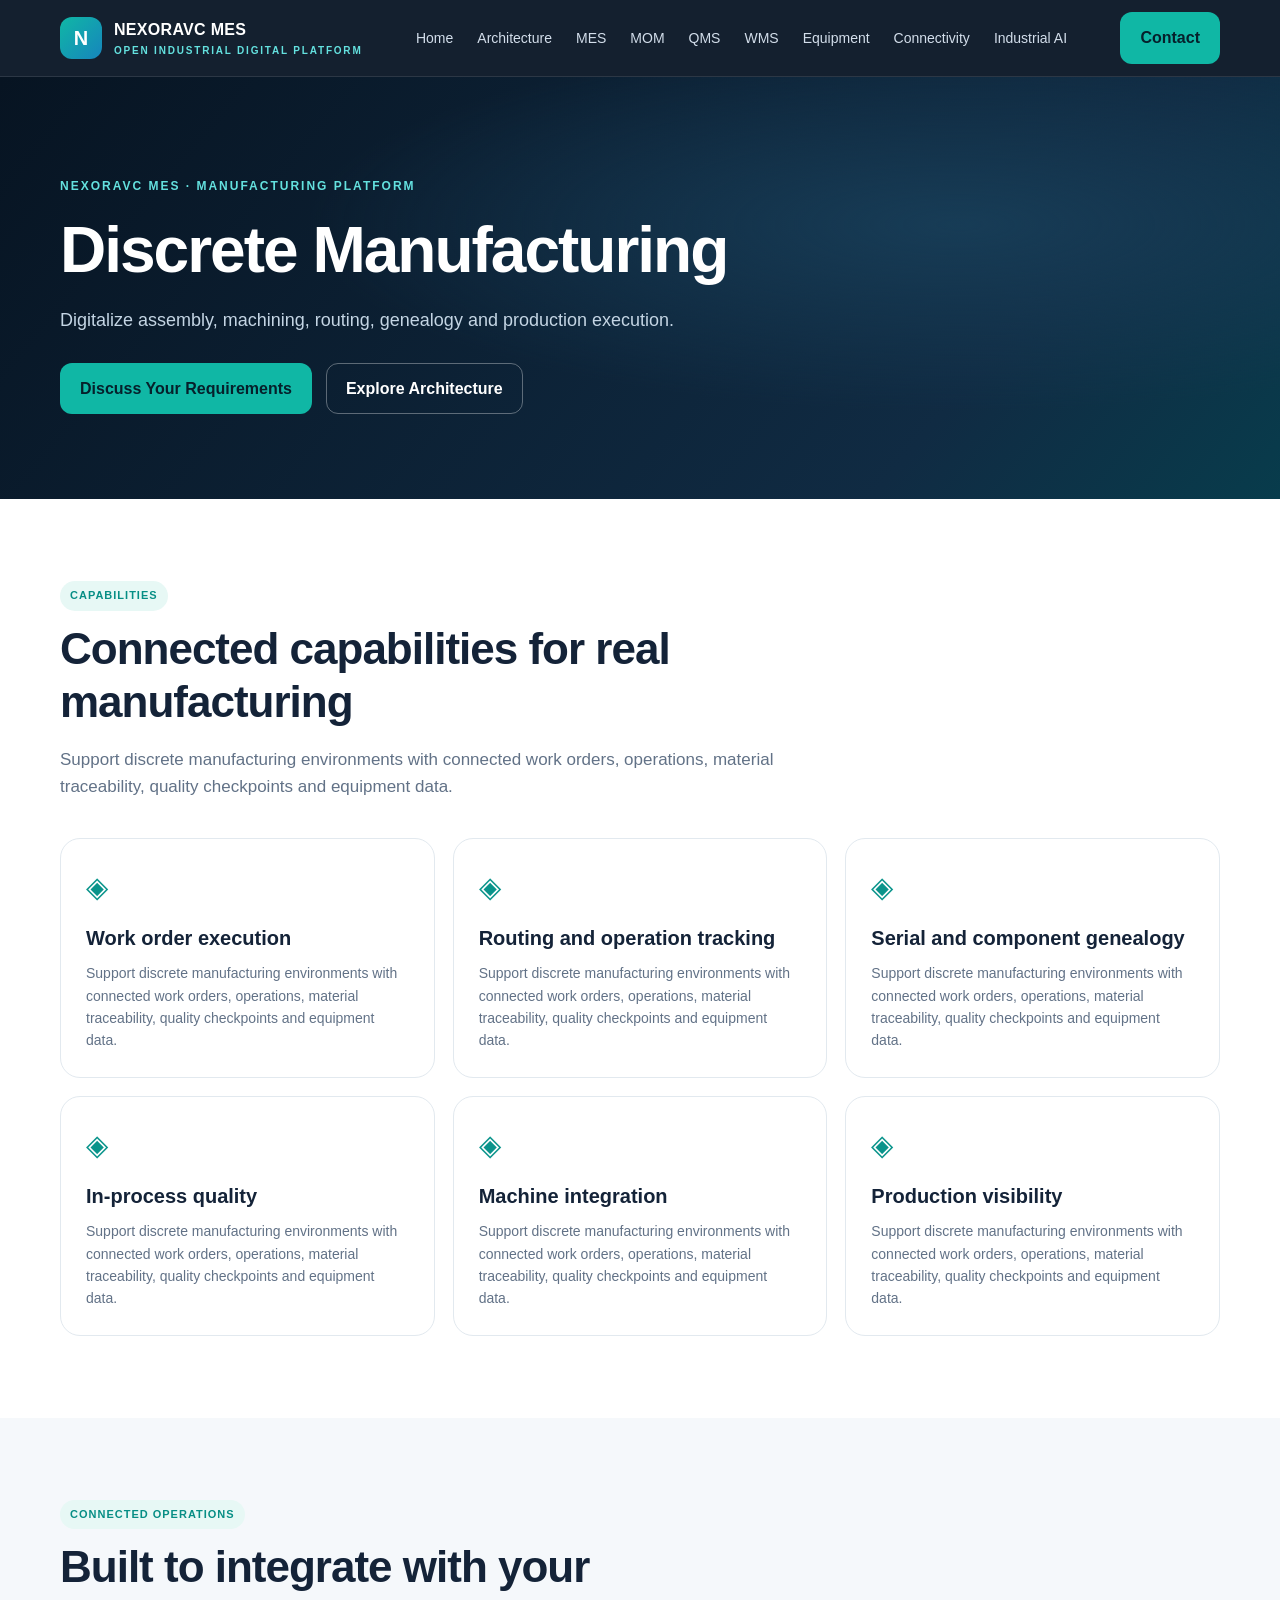
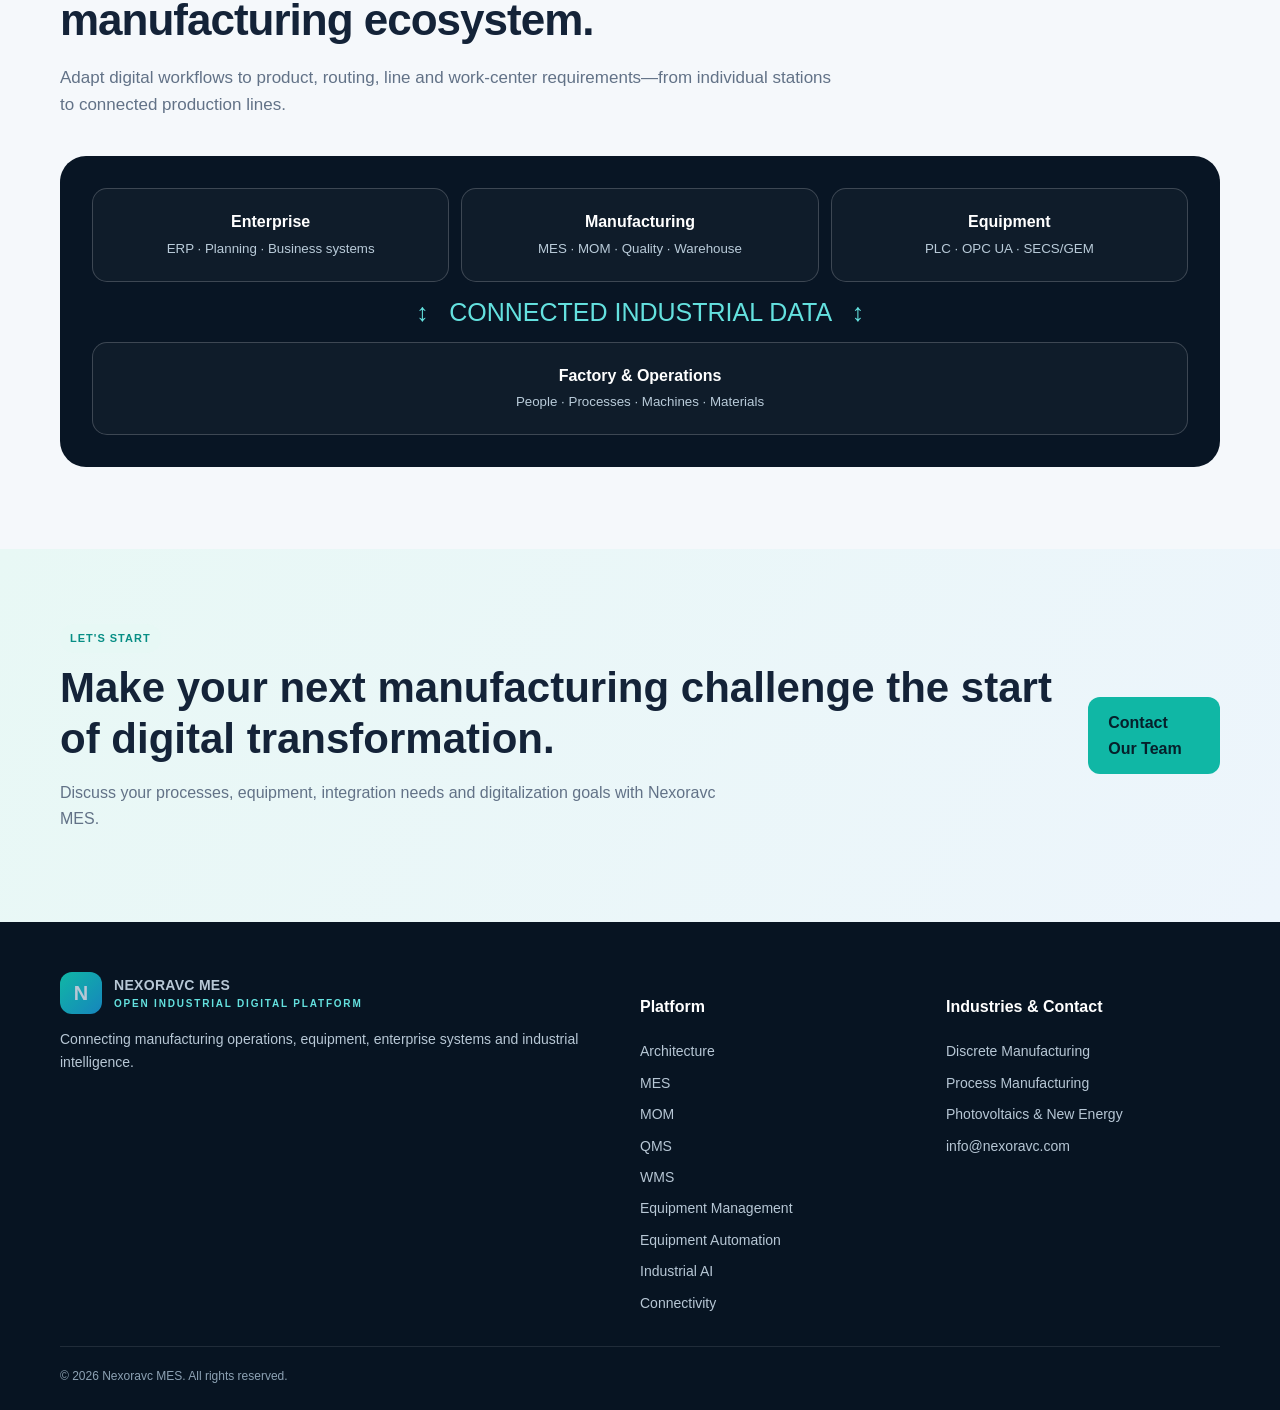
<file: discrete-manufacturing.html>
<!doctype html><html lang="en"><head><meta charset="utf-8"><meta name="viewport" content="width=device-width,initial-scale=1"><meta name="description" content="Nexoravc MES Discrete Manufacturing: Digitalize assembly, machining, routing, genealogy and production execution."><title>Discrete Manufacturing | Nexoravc MES</title><style>
:root{--navy:#081524;--navy2:#10243a;--teal:#10b7a5;--cyan:#64e1df;--ink:#142338;--muted:#627287;--bg:#f5f8fb;--white:#fff;--line:#e2e9ef;--radius:20px}*{box-sizing:border-box}html{scroll-behavior:smooth}body{margin:0;font-family:Inter,Segoe UI,Arial,sans-serif;color:var(--ink);background:white;line-height:1.6}a{color:inherit;text-decoration:none}.container{width:min(1160px,92%);margin:auto}.nav{position:sticky;top:0;z-index:20;background:rgba(8,21,36,.95);backdrop-filter:blur(12px);color:white;border-bottom:1px solid #ffffff1a}.navin{height:76px;display:flex;align-items:center;justify-content:space-between;gap:24px}.brand{display:flex;align-items:center;gap:12px;font-weight:800;letter-spacing:.3px}.logo{width:42px;height:42px;border-radius:12px;background:linear-gradient(135deg,var(--teal),#1685bd);display:grid;place-items:center;font-weight:900;font-size:20px}.brand small{display:block;color:var(--cyan);font-size:10px;letter-spacing:1.8px;font-weight:600}.links{display:flex;gap:24px;align-items:center;font-size:14px;color:#d3deeb}.links a:hover{color:var(--cyan)}.btn{display:inline-flex;align-items:center;justify-content:center;background:var(--teal);color:#06202b;padding:12px 19px;border-radius:12px;font-weight:750;border:1px solid transparent;transition:.2s}.btn:hover{transform:translateY(-2px);background:#55d9ca}.btn.outline{background:transparent;border-color:#ffffff55;color:white}.btn.light{background:white;color:var(--navy)}.hero{background:radial-gradient(ellipse at 75% 35%,#173c56 0%,transparent 48%),linear-gradient(130deg,#071422,#102b43 75%,#083c4c);color:white;padding:100px 0 85px;overflow:hidden}.hero-grid{display:grid;grid-template-columns:1.05fr .95fr;align-items:center;gap:48px}.eyebrow{color:var(--cyan);font-size:12px;font-weight:800;letter-spacing:2px;text-transform:uppercase}.hero h1{font-size:clamp(38px,5vw,65px);line-height:1.09;letter-spacing:-2px;margin:20px 0}.hero p{color:#c4d5e4;font-size:18px;max-width:630px}.hero .actions{display:flex;gap:14px;flex-wrap:wrap;margin-top:28px}.hero-visual{position:relative;min-height:400px;border-radius:28px;background:linear-gradient(180deg,#12334b88,#08152499),url('https://images.unsplash.com/photo-1565514020179-026b92b84bb6?auto=format&fit=crop&w=1200&q=85') center/cover;border:1px solid #ffffff22;box-shadow:0 25px 70px #0005}.visual-overlay{position:absolute;inset:18px;display:grid;grid-template-columns:1fr 1fr;grid-template-rows:1fr 1fr;gap:12px}.tile{background:#0a1d2bcc;border:1px solid #ffffff24;border-radius:17px;padding:18px;display:flex;flex-direction:column;justify-content:space-between;backdrop-filter:blur(8px)}.tile .icon{font-size:28px;color:var(--cyan)}.tile strong{font-size:16px}.tile span{font-size:12px;color:#b7c9d8}.tagline{display:flex;gap:12px;flex-wrap:wrap;margin-top:30px;color:#b9d0e0;font-size:13px}.tagline span{border:1px solid #ffffff24;padding:8px 11px;border-radius:100px}.section{padding:82px 0}.section.alt{background:var(--bg)}.heading{max-width:780px;margin-bottom:38px}.heading h2{font-size:clamp(30px,3.5vw,44px);line-height:1.2;margin:12px 0;letter-spacing:-1px}.heading p{color:var(--muted);font-size:17px}.cards{display:grid;grid-template-columns:repeat(3,1fr);gap:18px}.card{background:white;border:1px solid var(--line);padding:25px;border-radius:var(--radius);transition:.2s}.card:hover{transform:translateY(-4px);box-shadow:0 15px 35px #11283d12}.card .icon{font-size:29px;color:#0a948b}.card h3{margin:12px 0 8px;font-size:20px}.card p{margin:0;color:var(--muted);font-size:14px}.pill{display:inline-block;font-size:11px;font-weight:800;letter-spacing:1px;color:#078e85;background:#e7f8f5;border-radius:100px;padding:6px 10px;text-transform:uppercase}.architecture{background:var(--navy);color:white;border-radius:26px;padding:32px}.archrow{display:flex;gap:12px;flex-wrap:wrap;justify-content:center}.archnode{flex:1;min-width:150px;text-align:center;padding:20px 12px;border:1px solid #ffffff30;border-radius:15px;background:#ffffff08}.archnode strong{display:block}.archnode small{color:#b9cbd9}.arrow{text-align:center;color:var(--cyan);font-size:25px;margin:10px}.industries{display:grid;grid-template-columns:repeat(3,1fr);gap:18px}.industry{border-radius:22px;overflow:hidden;min-height:320px;position:relative;background-size:cover;background-position:center;color:white;display:flex;align-items:end}.industry:before{content:'';position:absolute;inset:0;background:linear-gradient(0deg,#071522ee,#07152220)}.industry div{position:relative;padding:25px}.industry h3{font-size:24px;margin:0 0 8px}.industry p{color:#d1deea;font-size:14px;margin:0}.connect{background:linear-gradient(130deg,#0b1d30,#0c3a4d);color:white}.connect .heading p{color:#c1d3e2}.protocols{display:grid;grid-template-columns:repeat(3,1fr);gap:14px}.protocol{padding:22px;border:1px solid #ffffff22;background:#ffffff08;border-radius:16px}.protocol h3{margin:0 0 6px}.protocol p{color:#bed0df;margin:0;font-size:14px}.cta{padding:75px 0;background:linear-gradient(120deg,#e8f8f5,#edf5fc)}.cta-box{display:flex;align-items:center;justify-content:space-between;gap:28px}.cta h2{font-size:clamp(28px,3.5vw,42px);line-height:1.2;margin:10px 0}.cta p{color:var(--muted);max-width:670px}.footer{background:#071422;color:#c3d3df;padding:50px 0 24px}.footergrid{display:grid;grid-template-columns:2fr 1fr 1fr;gap:32px}.footer h4{color:white}.footer p,.footer a{color:#b7c7d5;font-size:14px}.footerlinks{display:grid;gap:9px}.copyright{border-top:1px solid #ffffff1a;margin-top:32px;padding-top:20px;font-size:12px;color:#8da2b4}.mobilemenu{display:none}.contact-form{display:grid;gap:12px;max-width:560px}.contact-form input,.contact-form textarea,.contact-form select{width:100%;padding:13px;border-radius:12px;border:1px solid #ccd8e2;font:inherit}.contact-form textarea{min-height:120px}.note{font-size:12px;color:#6d7e8f}
@media(max-width:900px){.hero-grid{grid-template-columns:1fr}.hero-visual{min-height:330px}.cards{grid-template-columns:repeat(2,1fr)}.industries{grid-template-columns:1fr 1fr}.protocols{grid-template-columns:1fr 1fr}.links{gap:12px}.cta-box{display:block}.footergrid{grid-template-columns:1fr 1fr}}
@media(max-width:640px){.links{display:none}.mobilemenu{display:block;color:white}.hero{padding:70px 0}.hero-visual{min-height:300px}.cards,.industries,.protocols,.footergrid{grid-template-columns:1fr}.section{padding:62px 0}.visual-overlay{inset:12px;gap:8px}.tile{padding:12px}.tile strong{font-size:14px}.navin{height:68px}}
</style></head><body><header class="nav"><div class="container navin"><a class="brand" href="index.html"><span class="logo">N</span><span>NEXORAVC MES<small>OPEN INDUSTRIAL DIGITAL PLATFORM</small></span></a><nav class="links"><a href="index.html">Home</a><a href="platform-architecture.html">Architecture</a><a href="mes-product.html">MES</a><a href="mom.html">MOM</a><a href="qms.html">QMS</a><a href="wms.html">WMS</a><a href="equipment-management.html">Equipment</a><a href="connectivity.html">Connectivity</a><a href="industrial-ai.html">Industrial AI</a></nav><a class="btn" href="mailto:info@nexoravc.com?subject=Nexoravc%20MES%20Inquiry">Contact</a></div></header><main><section class="hero"><div class="container"><div class="eyebrow">Nexoravc MES · Manufacturing Platform</div><h1>Discrete Manufacturing</h1><p>Digitalize assembly, machining, routing, genealogy and production execution.</p><div class="actions"><a class="btn" href="mailto:info@nexoravc.com?subject=Discrete%20Manufacturing%20Inquiry">Discuss Your Requirements</a><a class="btn outline" href="platform-architecture.html">Explore Architecture</a></div></div></section><section class="section"><div class="container"><div class="heading"><span class="pill">Capabilities</span><h2>Connected capabilities for real manufacturing</h2><p>Support discrete manufacturing environments with connected work orders, operations, material traceability, quality checkpoints and equipment data.</p></div><div class="cards"><article class="card"><div class="icon">◈</div><h3>Work order execution</h3><p>Support discrete manufacturing environments with connected work orders, operations, material traceability, quality checkpoints and equipment data.</p></article><article class="card"><div class="icon">◈</div><h3>Routing and operation tracking</h3><p>Support discrete manufacturing environments with connected work orders, operations, material traceability, quality checkpoints and equipment data.</p></article><article class="card"><div class="icon">◈</div><h3>Serial and component genealogy</h3><p>Support discrete manufacturing environments with connected work orders, operations, material traceability, quality checkpoints and equipment data.</p></article><article class="card"><div class="icon">◈</div><h3>In-process quality</h3><p>Support discrete manufacturing environments with connected work orders, operations, material traceability, quality checkpoints and equipment data.</p></article><article class="card"><div class="icon">◈</div><h3>Machine integration</h3><p>Support discrete manufacturing environments with connected work orders, operations, material traceability, quality checkpoints and equipment data.</p></article><article class="card"><div class="icon">◈</div><h3>Production visibility</h3><p>Support discrete manufacturing environments with connected work orders, operations, material traceability, quality checkpoints and equipment data.</p></article></div></div></section><section class="section alt"><div class="container"><div class="heading"><span class="pill">Connected Operations</span><h2>Built to integrate with your manufacturing ecosystem.</h2><p>Adapt digital workflows to product, routing, line and work-center requirements—from individual stations to connected production lines.</p></div><div class="architecture"><div class="archrow"><div class="archnode"><strong>Enterprise</strong><small>ERP · Planning · Business systems</small></div><div class="archnode"><strong>Manufacturing</strong><small>MES · MOM · Quality · Warehouse</small></div><div class="archnode"><strong>Equipment</strong><small>PLC · OPC UA · SECS/GEM</small></div></div><div class="arrow">↕ &nbsp; CONNECTED INDUSTRIAL DATA &nbsp; ↕</div><div class="archrow"><div class="archnode"><strong>Factory & Operations</strong><small>People · Processes · Machines · Materials</small></div></div></div></div></section><section class="cta"><div class="container cta-box"><div><span class="pill">Let's Start</span><h2>Make your next manufacturing challenge the start of digital transformation.</h2><p>Discuss your processes, equipment, integration needs and digitalization goals with Nexoravc MES.</p></div><a class="btn" href="mailto:info@nexoravc.com?subject=Nexoravc%20MES%20Inquiry">Contact Our Team</a></div></section></main><footer class="footer"><div class="container"><div class="footergrid"><div><a class="brand" href="index.html"><span class="logo">N</span><span>NEXORAVC MES<small>OPEN INDUSTRIAL DIGITAL PLATFORM</small></span></a><p>Connecting manufacturing operations, equipment, enterprise systems and industrial intelligence.</p></div><div><h4>Platform</h4><div class="footerlinks"><a href="platform-architecture.html">Architecture</a><a href="mes-product.html">MES</a><a href="mom.html">MOM</a><a href="qms.html">QMS</a><a href="wms.html">WMS</a><a href="equipment-management.html">Equipment Management</a><a href="equipment-automation.html">Equipment Automation</a><a href="industrial-ai.html">Industrial AI</a><a href="connectivity.html">Connectivity</a></div></div><div><h4>Industries & Contact</h4><div class="footerlinks"><a href="discrete-manufacturing.html">Discrete Manufacturing</a><a href="process-manufacturing.html">Process Manufacturing</a><a href="photovoltaics.html">Photovoltaics & New Energy</a><a href="mailto:info@nexoravc.com">info@nexoravc.com</a></div></div></div><div class="copyright">© 2026 Nexoravc MES. All rights reserved.</div></div></footer></body></html>
</file>
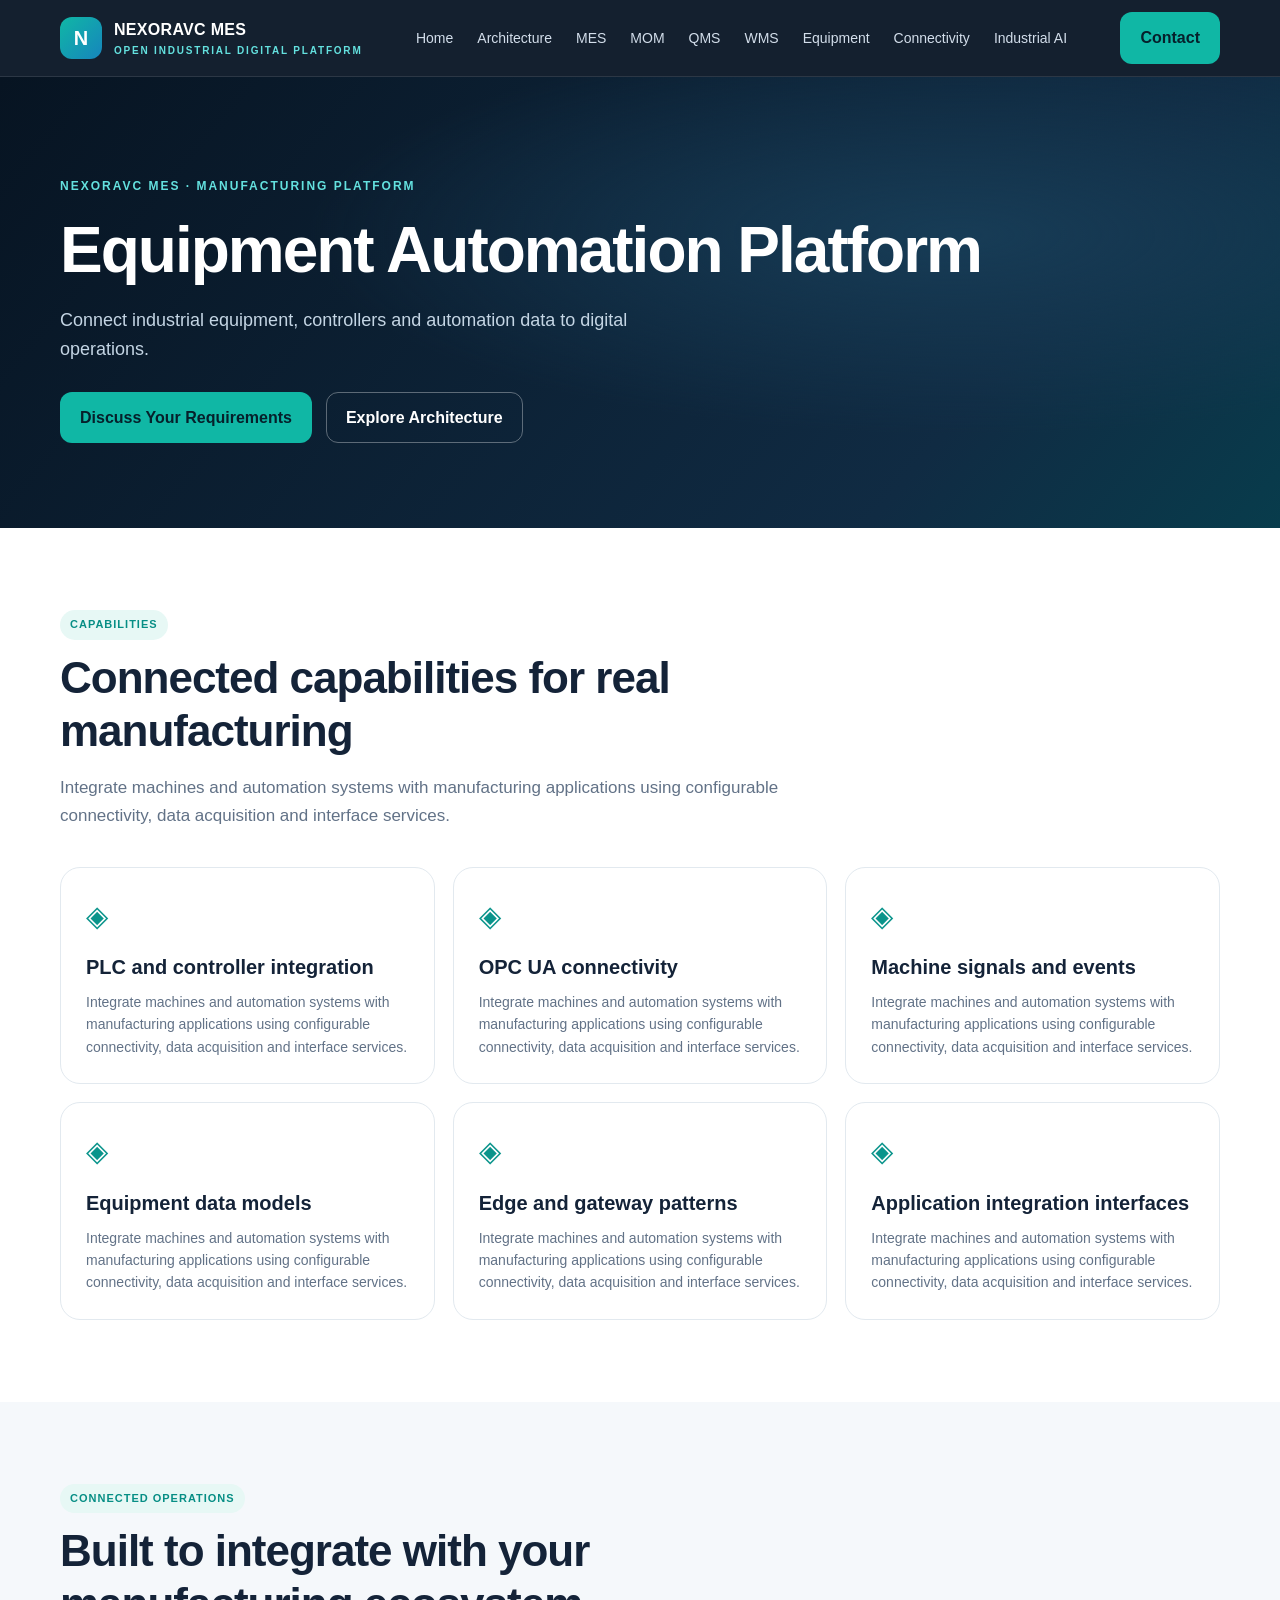
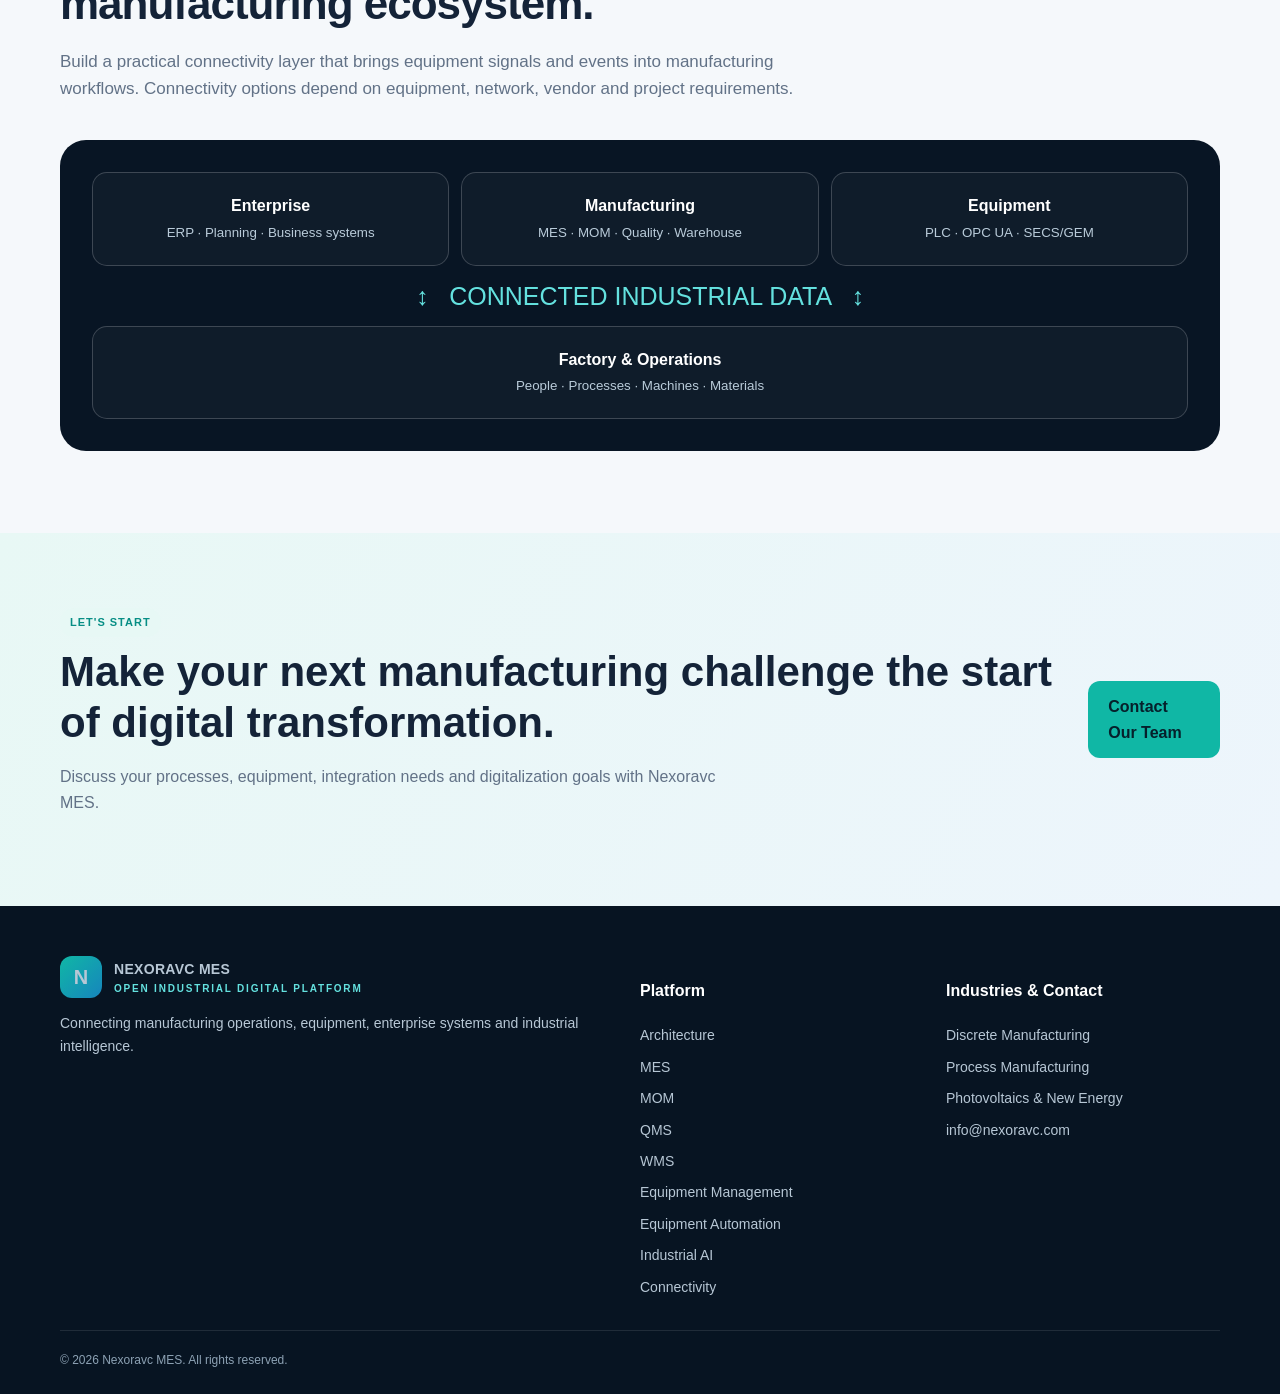
<file: equipment-automation.html>
<!doctype html><html lang="en"><head><meta charset="utf-8"><meta name="viewport" content="width=device-width,initial-scale=1"><meta name="description" content="Nexoravc MES Equipment Automation Platform: Connect industrial equipment, controllers and automation data to digital operations."><title>Equipment Automation Platform | Nexoravc MES</title><style>
:root{--navy:#081524;--navy2:#10243a;--teal:#10b7a5;--cyan:#64e1df;--ink:#142338;--muted:#627287;--bg:#f5f8fb;--white:#fff;--line:#e2e9ef;--radius:20px}*{box-sizing:border-box}html{scroll-behavior:smooth}body{margin:0;font-family:Inter,Segoe UI,Arial,sans-serif;color:var(--ink);background:white;line-height:1.6}a{color:inherit;text-decoration:none}.container{width:min(1160px,92%);margin:auto}.nav{position:sticky;top:0;z-index:20;background:rgba(8,21,36,.95);backdrop-filter:blur(12px);color:white;border-bottom:1px solid #ffffff1a}.navin{height:76px;display:flex;align-items:center;justify-content:space-between;gap:24px}.brand{display:flex;align-items:center;gap:12px;font-weight:800;letter-spacing:.3px}.logo{width:42px;height:42px;border-radius:12px;background:linear-gradient(135deg,var(--teal),#1685bd);display:grid;place-items:center;font-weight:900;font-size:20px}.brand small{display:block;color:var(--cyan);font-size:10px;letter-spacing:1.8px;font-weight:600}.links{display:flex;gap:24px;align-items:center;font-size:14px;color:#d3deeb}.links a:hover{color:var(--cyan)}.btn{display:inline-flex;align-items:center;justify-content:center;background:var(--teal);color:#06202b;padding:12px 19px;border-radius:12px;font-weight:750;border:1px solid transparent;transition:.2s}.btn:hover{transform:translateY(-2px);background:#55d9ca}.btn.outline{background:transparent;border-color:#ffffff55;color:white}.btn.light{background:white;color:var(--navy)}.hero{background:radial-gradient(ellipse at 75% 35%,#173c56 0%,transparent 48%),linear-gradient(130deg,#071422,#102b43 75%,#083c4c);color:white;padding:100px 0 85px;overflow:hidden}.hero-grid{display:grid;grid-template-columns:1.05fr .95fr;align-items:center;gap:48px}.eyebrow{color:var(--cyan);font-size:12px;font-weight:800;letter-spacing:2px;text-transform:uppercase}.hero h1{font-size:clamp(38px,5vw,65px);line-height:1.09;letter-spacing:-2px;margin:20px 0}.hero p{color:#c4d5e4;font-size:18px;max-width:630px}.hero .actions{display:flex;gap:14px;flex-wrap:wrap;margin-top:28px}.hero-visual{position:relative;min-height:400px;border-radius:28px;background:linear-gradient(180deg,#12334b88,#08152499),url('https://images.unsplash.com/photo-1565514020179-026b92b84bb6?auto=format&fit=crop&w=1200&q=85') center/cover;border:1px solid #ffffff22;box-shadow:0 25px 70px #0005}.visual-overlay{position:absolute;inset:18px;display:grid;grid-template-columns:1fr 1fr;grid-template-rows:1fr 1fr;gap:12px}.tile{background:#0a1d2bcc;border:1px solid #ffffff24;border-radius:17px;padding:18px;display:flex;flex-direction:column;justify-content:space-between;backdrop-filter:blur(8px)}.tile .icon{font-size:28px;color:var(--cyan)}.tile strong{font-size:16px}.tile span{font-size:12px;color:#b7c9d8}.tagline{display:flex;gap:12px;flex-wrap:wrap;margin-top:30px;color:#b9d0e0;font-size:13px}.tagline span{border:1px solid #ffffff24;padding:8px 11px;border-radius:100px}.section{padding:82px 0}.section.alt{background:var(--bg)}.heading{max-width:780px;margin-bottom:38px}.heading h2{font-size:clamp(30px,3.5vw,44px);line-height:1.2;margin:12px 0;letter-spacing:-1px}.heading p{color:var(--muted);font-size:17px}.cards{display:grid;grid-template-columns:repeat(3,1fr);gap:18px}.card{background:white;border:1px solid var(--line);padding:25px;border-radius:var(--radius);transition:.2s}.card:hover{transform:translateY(-4px);box-shadow:0 15px 35px #11283d12}.card .icon{font-size:29px;color:#0a948b}.card h3{margin:12px 0 8px;font-size:20px}.card p{margin:0;color:var(--muted);font-size:14px}.pill{display:inline-block;font-size:11px;font-weight:800;letter-spacing:1px;color:#078e85;background:#e7f8f5;border-radius:100px;padding:6px 10px;text-transform:uppercase}.architecture{background:var(--navy);color:white;border-radius:26px;padding:32px}.archrow{display:flex;gap:12px;flex-wrap:wrap;justify-content:center}.archnode{flex:1;min-width:150px;text-align:center;padding:20px 12px;border:1px solid #ffffff30;border-radius:15px;background:#ffffff08}.archnode strong{display:block}.archnode small{color:#b9cbd9}.arrow{text-align:center;color:var(--cyan);font-size:25px;margin:10px}.industries{display:grid;grid-template-columns:repeat(3,1fr);gap:18px}.industry{border-radius:22px;overflow:hidden;min-height:320px;position:relative;background-size:cover;background-position:center;color:white;display:flex;align-items:end}.industry:before{content:'';position:absolute;inset:0;background:linear-gradient(0deg,#071522ee,#07152220)}.industry div{position:relative;padding:25px}.industry h3{font-size:24px;margin:0 0 8px}.industry p{color:#d1deea;font-size:14px;margin:0}.connect{background:linear-gradient(130deg,#0b1d30,#0c3a4d);color:white}.connect .heading p{color:#c1d3e2}.protocols{display:grid;grid-template-columns:repeat(3,1fr);gap:14px}.protocol{padding:22px;border:1px solid #ffffff22;background:#ffffff08;border-radius:16px}.protocol h3{margin:0 0 6px}.protocol p{color:#bed0df;margin:0;font-size:14px}.cta{padding:75px 0;background:linear-gradient(120deg,#e8f8f5,#edf5fc)}.cta-box{display:flex;align-items:center;justify-content:space-between;gap:28px}.cta h2{font-size:clamp(28px,3.5vw,42px);line-height:1.2;margin:10px 0}.cta p{color:var(--muted);max-width:670px}.footer{background:#071422;color:#c3d3df;padding:50px 0 24px}.footergrid{display:grid;grid-template-columns:2fr 1fr 1fr;gap:32px}.footer h4{color:white}.footer p,.footer a{color:#b7c7d5;font-size:14px}.footerlinks{display:grid;gap:9px}.copyright{border-top:1px solid #ffffff1a;margin-top:32px;padding-top:20px;font-size:12px;color:#8da2b4}.mobilemenu{display:none}.contact-form{display:grid;gap:12px;max-width:560px}.contact-form input,.contact-form textarea,.contact-form select{width:100%;padding:13px;border-radius:12px;border:1px solid #ccd8e2;font:inherit}.contact-form textarea{min-height:120px}.note{font-size:12px;color:#6d7e8f}
@media(max-width:900px){.hero-grid{grid-template-columns:1fr}.hero-visual{min-height:330px}.cards{grid-template-columns:repeat(2,1fr)}.industries{grid-template-columns:1fr 1fr}.protocols{grid-template-columns:1fr 1fr}.links{gap:12px}.cta-box{display:block}.footergrid{grid-template-columns:1fr 1fr}}
@media(max-width:640px){.links{display:none}.mobilemenu{display:block;color:white}.hero{padding:70px 0}.hero-visual{min-height:300px}.cards,.industries,.protocols,.footergrid{grid-template-columns:1fr}.section{padding:62px 0}.visual-overlay{inset:12px;gap:8px}.tile{padding:12px}.tile strong{font-size:14px}.navin{height:68px}}
</style></head><body><header class="nav"><div class="container navin"><a class="brand" href="index.html"><span class="logo">N</span><span>NEXORAVC MES<small>OPEN INDUSTRIAL DIGITAL PLATFORM</small></span></a><nav class="links"><a href="index.html">Home</a><a href="platform-architecture.html">Architecture</a><a href="mes-product.html">MES</a><a href="mom.html">MOM</a><a href="qms.html">QMS</a><a href="wms.html">WMS</a><a href="equipment-management.html">Equipment</a><a href="connectivity.html">Connectivity</a><a href="industrial-ai.html">Industrial AI</a></nav><a class="btn" href="mailto:info@nexoravc.com?subject=Nexoravc%20MES%20Inquiry">Contact</a></div></header><main><section class="hero"><div class="container"><div class="eyebrow">Nexoravc MES · Manufacturing Platform</div><h1>Equipment Automation Platform</h1><p>Connect industrial equipment, controllers and automation data to digital operations.</p><div class="actions"><a class="btn" href="mailto:info@nexoravc.com?subject=Equipment%20Automation%20Platform%20Inquiry">Discuss Your Requirements</a><a class="btn outline" href="platform-architecture.html">Explore Architecture</a></div></div></section><section class="section"><div class="container"><div class="heading"><span class="pill">Capabilities</span><h2>Connected capabilities for real manufacturing</h2><p>Integrate machines and automation systems with manufacturing applications using configurable connectivity, data acquisition and interface services.</p></div><div class="cards"><article class="card"><div class="icon">◈</div><h3>PLC and controller integration</h3><p>Integrate machines and automation systems with manufacturing applications using configurable connectivity, data acquisition and interface services.</p></article><article class="card"><div class="icon">◈</div><h3>OPC UA connectivity</h3><p>Integrate machines and automation systems with manufacturing applications using configurable connectivity, data acquisition and interface services.</p></article><article class="card"><div class="icon">◈</div><h3>Machine signals and events</h3><p>Integrate machines and automation systems with manufacturing applications using configurable connectivity, data acquisition and interface services.</p></article><article class="card"><div class="icon">◈</div><h3>Equipment data models</h3><p>Integrate machines and automation systems with manufacturing applications using configurable connectivity, data acquisition and interface services.</p></article><article class="card"><div class="icon">◈</div><h3>Edge and gateway patterns</h3><p>Integrate machines and automation systems with manufacturing applications using configurable connectivity, data acquisition and interface services.</p></article><article class="card"><div class="icon">◈</div><h3>Application integration interfaces</h3><p>Integrate machines and automation systems with manufacturing applications using configurable connectivity, data acquisition and interface services.</p></article></div></div></section><section class="section alt"><div class="container"><div class="heading"><span class="pill">Connected Operations</span><h2>Built to integrate with your manufacturing ecosystem.</h2><p>Build a practical connectivity layer that brings equipment signals and events into manufacturing workflows. Connectivity options depend on equipment, network, vendor and project requirements.</p></div><div class="architecture"><div class="archrow"><div class="archnode"><strong>Enterprise</strong><small>ERP · Planning · Business systems</small></div><div class="archnode"><strong>Manufacturing</strong><small>MES · MOM · Quality · Warehouse</small></div><div class="archnode"><strong>Equipment</strong><small>PLC · OPC UA · SECS/GEM</small></div></div><div class="arrow">↕ &nbsp; CONNECTED INDUSTRIAL DATA &nbsp; ↕</div><div class="archrow"><div class="archnode"><strong>Factory & Operations</strong><small>People · Processes · Machines · Materials</small></div></div></div></div></section><section class="cta"><div class="container cta-box"><div><span class="pill">Let's Start</span><h2>Make your next manufacturing challenge the start of digital transformation.</h2><p>Discuss your processes, equipment, integration needs and digitalization goals with Nexoravc MES.</p></div><a class="btn" href="mailto:info@nexoravc.com?subject=Nexoravc%20MES%20Inquiry">Contact Our Team</a></div></section></main><footer class="footer"><div class="container"><div class="footergrid"><div><a class="brand" href="index.html"><span class="logo">N</span><span>NEXORAVC MES<small>OPEN INDUSTRIAL DIGITAL PLATFORM</small></span></a><p>Connecting manufacturing operations, equipment, enterprise systems and industrial intelligence.</p></div><div><h4>Platform</h4><div class="footerlinks"><a href="platform-architecture.html">Architecture</a><a href="mes-product.html">MES</a><a href="mom.html">MOM</a><a href="qms.html">QMS</a><a href="wms.html">WMS</a><a href="equipment-management.html">Equipment Management</a><a href="equipment-automation.html">Equipment Automation</a><a href="industrial-ai.html">Industrial AI</a><a href="connectivity.html">Connectivity</a></div></div><div><h4>Industries & Contact</h4><div class="footerlinks"><a href="discrete-manufacturing.html">Discrete Manufacturing</a><a href="process-manufacturing.html">Process Manufacturing</a><a href="photovoltaics.html">Photovoltaics & New Energy</a><a href="mailto:info@nexoravc.com">info@nexoravc.com</a></div></div></div><div class="copyright">© 2026 Nexoravc MES. All rights reserved.</div></div></footer></body></html>
</file>
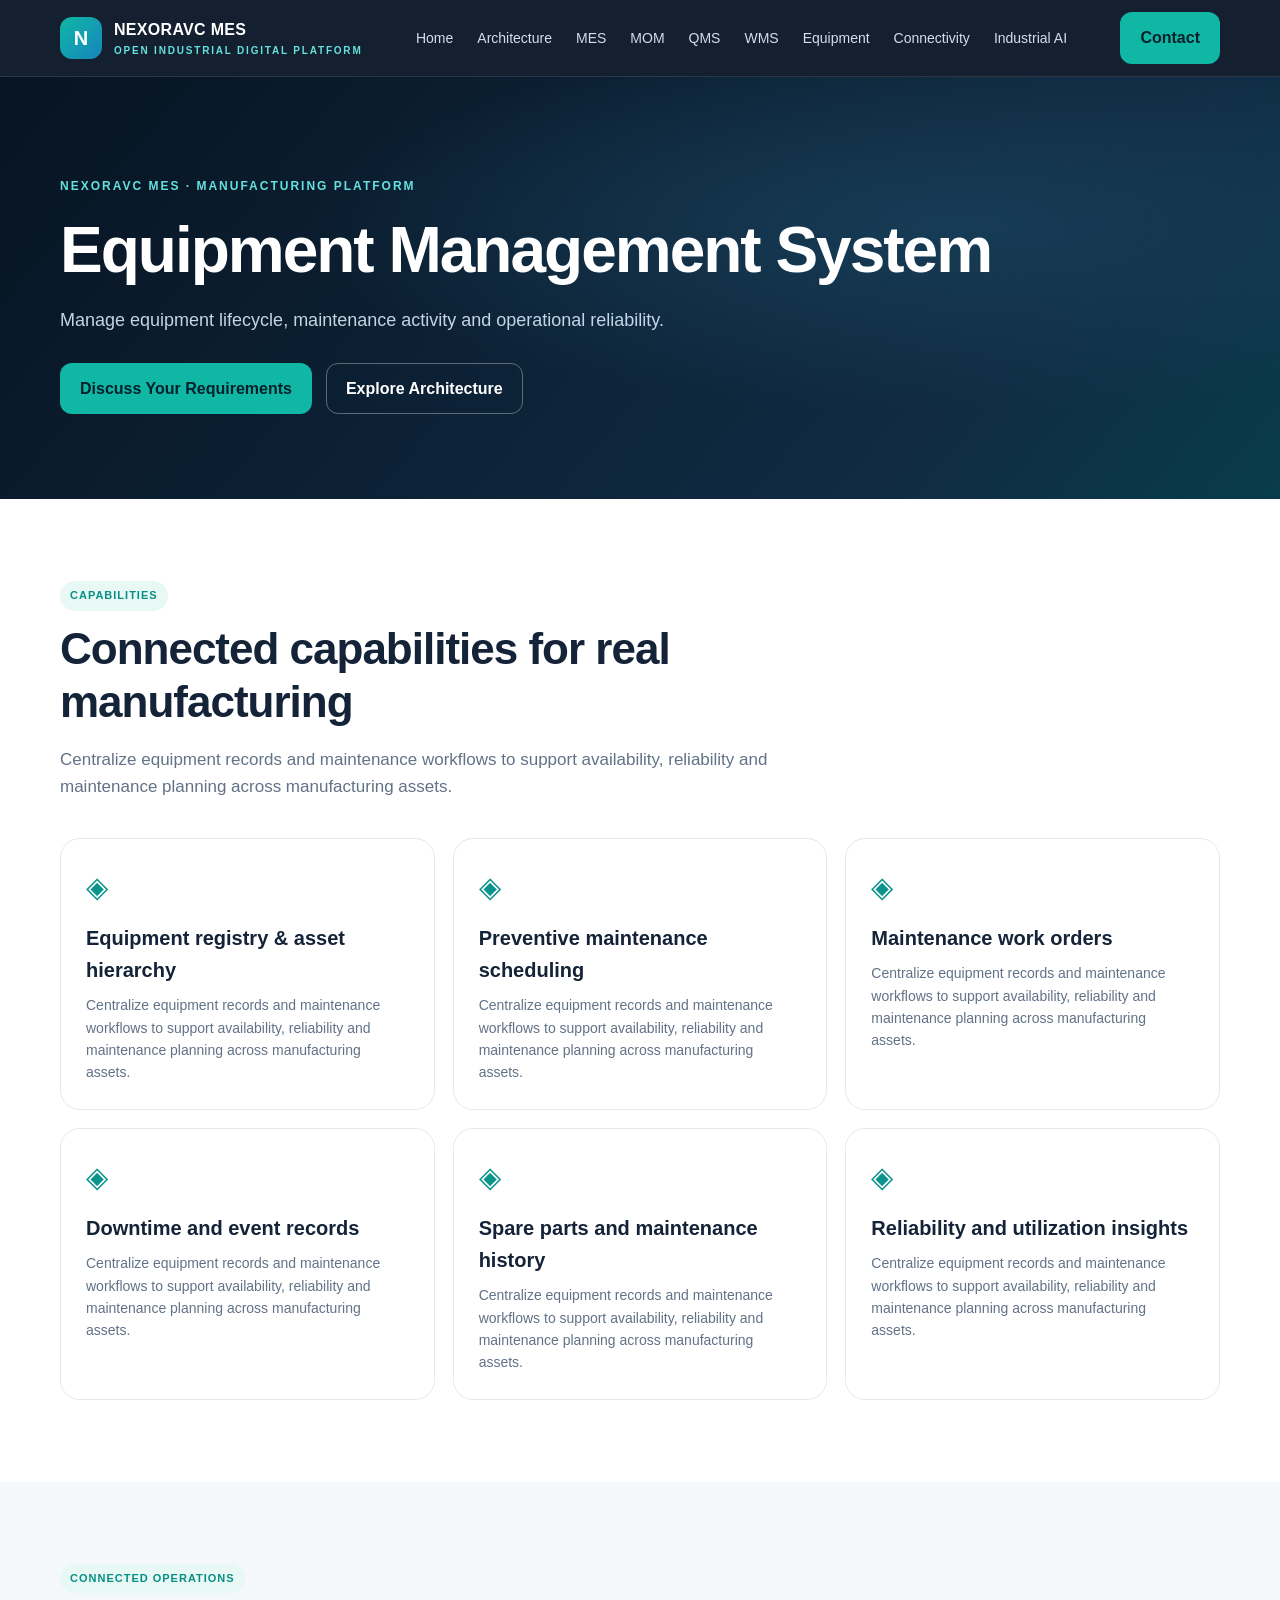
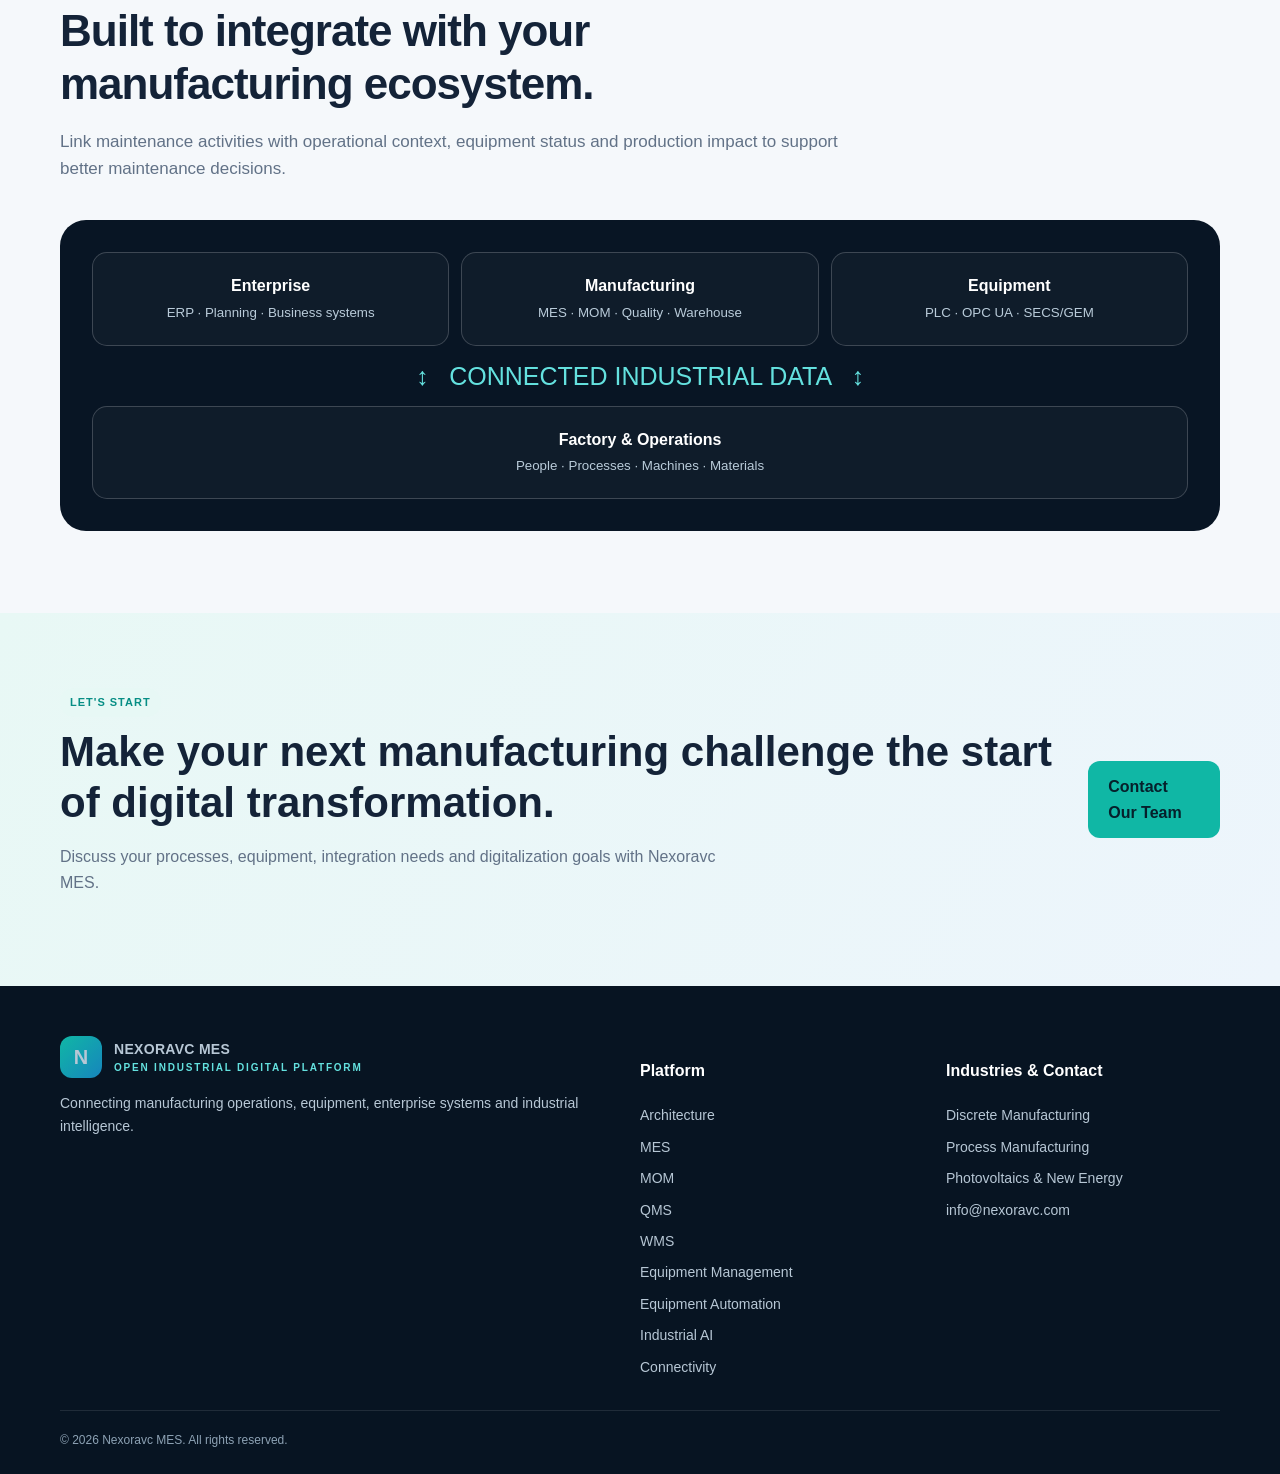
<file: equipment-management.html>
<!doctype html><html lang="en"><head><meta charset="utf-8"><meta name="viewport" content="width=device-width,initial-scale=1"><meta name="description" content="Nexoravc MES Equipment Management System: Manage equipment lifecycle, maintenance activity and operational reliability."><title>Equipment Management System | Nexoravc MES</title><style>
:root{--navy:#081524;--navy2:#10243a;--teal:#10b7a5;--cyan:#64e1df;--ink:#142338;--muted:#627287;--bg:#f5f8fb;--white:#fff;--line:#e2e9ef;--radius:20px}*{box-sizing:border-box}html{scroll-behavior:smooth}body{margin:0;font-family:Inter,Segoe UI,Arial,sans-serif;color:var(--ink);background:white;line-height:1.6}a{color:inherit;text-decoration:none}.container{width:min(1160px,92%);margin:auto}.nav{position:sticky;top:0;z-index:20;background:rgba(8,21,36,.95);backdrop-filter:blur(12px);color:white;border-bottom:1px solid #ffffff1a}.navin{height:76px;display:flex;align-items:center;justify-content:space-between;gap:24px}.brand{display:flex;align-items:center;gap:12px;font-weight:800;letter-spacing:.3px}.logo{width:42px;height:42px;border-radius:12px;background:linear-gradient(135deg,var(--teal),#1685bd);display:grid;place-items:center;font-weight:900;font-size:20px}.brand small{display:block;color:var(--cyan);font-size:10px;letter-spacing:1.8px;font-weight:600}.links{display:flex;gap:24px;align-items:center;font-size:14px;color:#d3deeb}.links a:hover{color:var(--cyan)}.btn{display:inline-flex;align-items:center;justify-content:center;background:var(--teal);color:#06202b;padding:12px 19px;border-radius:12px;font-weight:750;border:1px solid transparent;transition:.2s}.btn:hover{transform:translateY(-2px);background:#55d9ca}.btn.outline{background:transparent;border-color:#ffffff55;color:white}.btn.light{background:white;color:var(--navy)}.hero{background:radial-gradient(ellipse at 75% 35%,#173c56 0%,transparent 48%),linear-gradient(130deg,#071422,#102b43 75%,#083c4c);color:white;padding:100px 0 85px;overflow:hidden}.hero-grid{display:grid;grid-template-columns:1.05fr .95fr;align-items:center;gap:48px}.eyebrow{color:var(--cyan);font-size:12px;font-weight:800;letter-spacing:2px;text-transform:uppercase}.hero h1{font-size:clamp(38px,5vw,65px);line-height:1.09;letter-spacing:-2px;margin:20px 0}.hero p{color:#c4d5e4;font-size:18px;max-width:630px}.hero .actions{display:flex;gap:14px;flex-wrap:wrap;margin-top:28px}.hero-visual{position:relative;min-height:400px;border-radius:28px;background:linear-gradient(180deg,#12334b88,#08152499),url('https://images.unsplash.com/photo-1565514020179-026b92b84bb6?auto=format&fit=crop&w=1200&q=85') center/cover;border:1px solid #ffffff22;box-shadow:0 25px 70px #0005}.visual-overlay{position:absolute;inset:18px;display:grid;grid-template-columns:1fr 1fr;grid-template-rows:1fr 1fr;gap:12px}.tile{background:#0a1d2bcc;border:1px solid #ffffff24;border-radius:17px;padding:18px;display:flex;flex-direction:column;justify-content:space-between;backdrop-filter:blur(8px)}.tile .icon{font-size:28px;color:var(--cyan)}.tile strong{font-size:16px}.tile span{font-size:12px;color:#b7c9d8}.tagline{display:flex;gap:12px;flex-wrap:wrap;margin-top:30px;color:#b9d0e0;font-size:13px}.tagline span{border:1px solid #ffffff24;padding:8px 11px;border-radius:100px}.section{padding:82px 0}.section.alt{background:var(--bg)}.heading{max-width:780px;margin-bottom:38px}.heading h2{font-size:clamp(30px,3.5vw,44px);line-height:1.2;margin:12px 0;letter-spacing:-1px}.heading p{color:var(--muted);font-size:17px}.cards{display:grid;grid-template-columns:repeat(3,1fr);gap:18px}.card{background:white;border:1px solid var(--line);padding:25px;border-radius:var(--radius);transition:.2s}.card:hover{transform:translateY(-4px);box-shadow:0 15px 35px #11283d12}.card .icon{font-size:29px;color:#0a948b}.card h3{margin:12px 0 8px;font-size:20px}.card p{margin:0;color:var(--muted);font-size:14px}.pill{display:inline-block;font-size:11px;font-weight:800;letter-spacing:1px;color:#078e85;background:#e7f8f5;border-radius:100px;padding:6px 10px;text-transform:uppercase}.architecture{background:var(--navy);color:white;border-radius:26px;padding:32px}.archrow{display:flex;gap:12px;flex-wrap:wrap;justify-content:center}.archnode{flex:1;min-width:150px;text-align:center;padding:20px 12px;border:1px solid #ffffff30;border-radius:15px;background:#ffffff08}.archnode strong{display:block}.archnode small{color:#b9cbd9}.arrow{text-align:center;color:var(--cyan);font-size:25px;margin:10px}.industries{display:grid;grid-template-columns:repeat(3,1fr);gap:18px}.industry{border-radius:22px;overflow:hidden;min-height:320px;position:relative;background-size:cover;background-position:center;color:white;display:flex;align-items:end}.industry:before{content:'';position:absolute;inset:0;background:linear-gradient(0deg,#071522ee,#07152220)}.industry div{position:relative;padding:25px}.industry h3{font-size:24px;margin:0 0 8px}.industry p{color:#d1deea;font-size:14px;margin:0}.connect{background:linear-gradient(130deg,#0b1d30,#0c3a4d);color:white}.connect .heading p{color:#c1d3e2}.protocols{display:grid;grid-template-columns:repeat(3,1fr);gap:14px}.protocol{padding:22px;border:1px solid #ffffff22;background:#ffffff08;border-radius:16px}.protocol h3{margin:0 0 6px}.protocol p{color:#bed0df;margin:0;font-size:14px}.cta{padding:75px 0;background:linear-gradient(120deg,#e8f8f5,#edf5fc)}.cta-box{display:flex;align-items:center;justify-content:space-between;gap:28px}.cta h2{font-size:clamp(28px,3.5vw,42px);line-height:1.2;margin:10px 0}.cta p{color:var(--muted);max-width:670px}.footer{background:#071422;color:#c3d3df;padding:50px 0 24px}.footergrid{display:grid;grid-template-columns:2fr 1fr 1fr;gap:32px}.footer h4{color:white}.footer p,.footer a{color:#b7c7d5;font-size:14px}.footerlinks{display:grid;gap:9px}.copyright{border-top:1px solid #ffffff1a;margin-top:32px;padding-top:20px;font-size:12px;color:#8da2b4}.mobilemenu{display:none}.contact-form{display:grid;gap:12px;max-width:560px}.contact-form input,.contact-form textarea,.contact-form select{width:100%;padding:13px;border-radius:12px;border:1px solid #ccd8e2;font:inherit}.contact-form textarea{min-height:120px}.note{font-size:12px;color:#6d7e8f}
@media(max-width:900px){.hero-grid{grid-template-columns:1fr}.hero-visual{min-height:330px}.cards{grid-template-columns:repeat(2,1fr)}.industries{grid-template-columns:1fr 1fr}.protocols{grid-template-columns:1fr 1fr}.links{gap:12px}.cta-box{display:block}.footergrid{grid-template-columns:1fr 1fr}}
@media(max-width:640px){.links{display:none}.mobilemenu{display:block;color:white}.hero{padding:70px 0}.hero-visual{min-height:300px}.cards,.industries,.protocols,.footergrid{grid-template-columns:1fr}.section{padding:62px 0}.visual-overlay{inset:12px;gap:8px}.tile{padding:12px}.tile strong{font-size:14px}.navin{height:68px}}
</style></head><body><header class="nav"><div class="container navin"><a class="brand" href="index.html"><span class="logo">N</span><span>NEXORAVC MES<small>OPEN INDUSTRIAL DIGITAL PLATFORM</small></span></a><nav class="links"><a href="index.html">Home</a><a href="platform-architecture.html">Architecture</a><a href="mes-product.html">MES</a><a href="mom.html">MOM</a><a href="qms.html">QMS</a><a href="wms.html">WMS</a><a href="equipment-management.html">Equipment</a><a href="connectivity.html">Connectivity</a><a href="industrial-ai.html">Industrial AI</a></nav><a class="btn" href="mailto:info@nexoravc.com?subject=Nexoravc%20MES%20Inquiry">Contact</a></div></header><main><section class="hero"><div class="container"><div class="eyebrow">Nexoravc MES · Manufacturing Platform</div><h1>Equipment Management System</h1><p>Manage equipment lifecycle, maintenance activity and operational reliability.</p><div class="actions"><a class="btn" href="mailto:info@nexoravc.com?subject=Equipment%20Management%20System%20Inquiry">Discuss Your Requirements</a><a class="btn outline" href="platform-architecture.html">Explore Architecture</a></div></div></section><section class="section"><div class="container"><div class="heading"><span class="pill">Capabilities</span><h2>Connected capabilities for real manufacturing</h2><p>Centralize equipment records and maintenance workflows to support availability, reliability and maintenance planning across manufacturing assets.</p></div><div class="cards"><article class="card"><div class="icon">◈</div><h3>Equipment registry & asset hierarchy</h3><p>Centralize equipment records and maintenance workflows to support availability, reliability and maintenance planning across manufacturing assets.</p></article><article class="card"><div class="icon">◈</div><h3>Preventive maintenance scheduling</h3><p>Centralize equipment records and maintenance workflows to support availability, reliability and maintenance planning across manufacturing assets.</p></article><article class="card"><div class="icon">◈</div><h3>Maintenance work orders</h3><p>Centralize equipment records and maintenance workflows to support availability, reliability and maintenance planning across manufacturing assets.</p></article><article class="card"><div class="icon">◈</div><h3>Downtime and event records</h3><p>Centralize equipment records and maintenance workflows to support availability, reliability and maintenance planning across manufacturing assets.</p></article><article class="card"><div class="icon">◈</div><h3>Spare parts and maintenance history</h3><p>Centralize equipment records and maintenance workflows to support availability, reliability and maintenance planning across manufacturing assets.</p></article><article class="card"><div class="icon">◈</div><h3>Reliability and utilization insights</h3><p>Centralize equipment records and maintenance workflows to support availability, reliability and maintenance planning across manufacturing assets.</p></article></div></div></section><section class="section alt"><div class="container"><div class="heading"><span class="pill">Connected Operations</span><h2>Built to integrate with your manufacturing ecosystem.</h2><p>Link maintenance activities with operational context, equipment status and production impact to support better maintenance decisions.</p></div><div class="architecture"><div class="archrow"><div class="archnode"><strong>Enterprise</strong><small>ERP · Planning · Business systems</small></div><div class="archnode"><strong>Manufacturing</strong><small>MES · MOM · Quality · Warehouse</small></div><div class="archnode"><strong>Equipment</strong><small>PLC · OPC UA · SECS/GEM</small></div></div><div class="arrow">↕ &nbsp; CONNECTED INDUSTRIAL DATA &nbsp; ↕</div><div class="archrow"><div class="archnode"><strong>Factory & Operations</strong><small>People · Processes · Machines · Materials</small></div></div></div></div></section><section class="cta"><div class="container cta-box"><div><span class="pill">Let's Start</span><h2>Make your next manufacturing challenge the start of digital transformation.</h2><p>Discuss your processes, equipment, integration needs and digitalization goals with Nexoravc MES.</p></div><a class="btn" href="mailto:info@nexoravc.com?subject=Nexoravc%20MES%20Inquiry">Contact Our Team</a></div></section></main><footer class="footer"><div class="container"><div class="footergrid"><div><a class="brand" href="index.html"><span class="logo">N</span><span>NEXORAVC MES<small>OPEN INDUSTRIAL DIGITAL PLATFORM</small></span></a><p>Connecting manufacturing operations, equipment, enterprise systems and industrial intelligence.</p></div><div><h4>Platform</h4><div class="footerlinks"><a href="platform-architecture.html">Architecture</a><a href="mes-product.html">MES</a><a href="mom.html">MOM</a><a href="qms.html">QMS</a><a href="wms.html">WMS</a><a href="equipment-management.html">Equipment Management</a><a href="equipment-automation.html">Equipment Automation</a><a href="industrial-ai.html">Industrial AI</a><a href="connectivity.html">Connectivity</a></div></div><div><h4>Industries & Contact</h4><div class="footerlinks"><a href="discrete-manufacturing.html">Discrete Manufacturing</a><a href="process-manufacturing.html">Process Manufacturing</a><a href="photovoltaics.html">Photovoltaics & New Energy</a><a href="mailto:info@nexoravc.com">info@nexoravc.com</a></div></div></div><div class="copyright">© 2026 Nexoravc MES. All rights reserved.</div></div></footer></body></html>
</file>
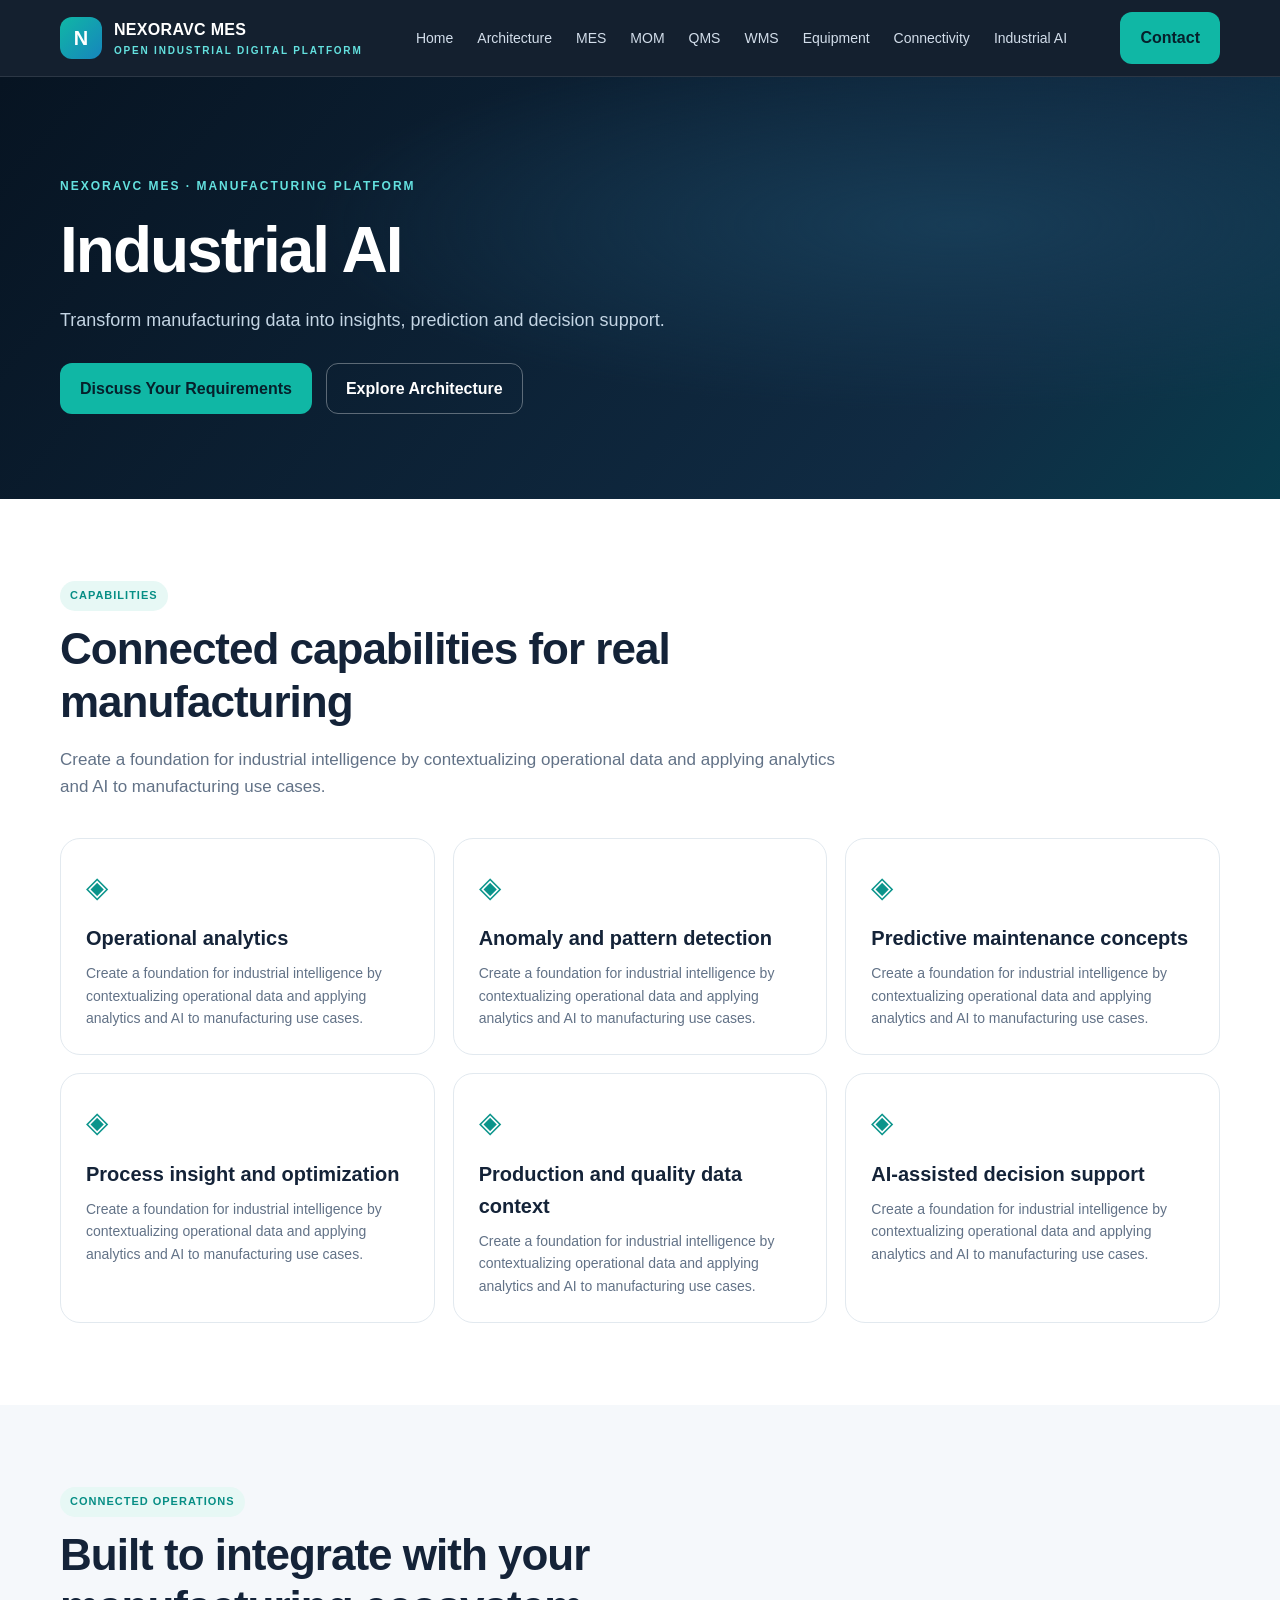
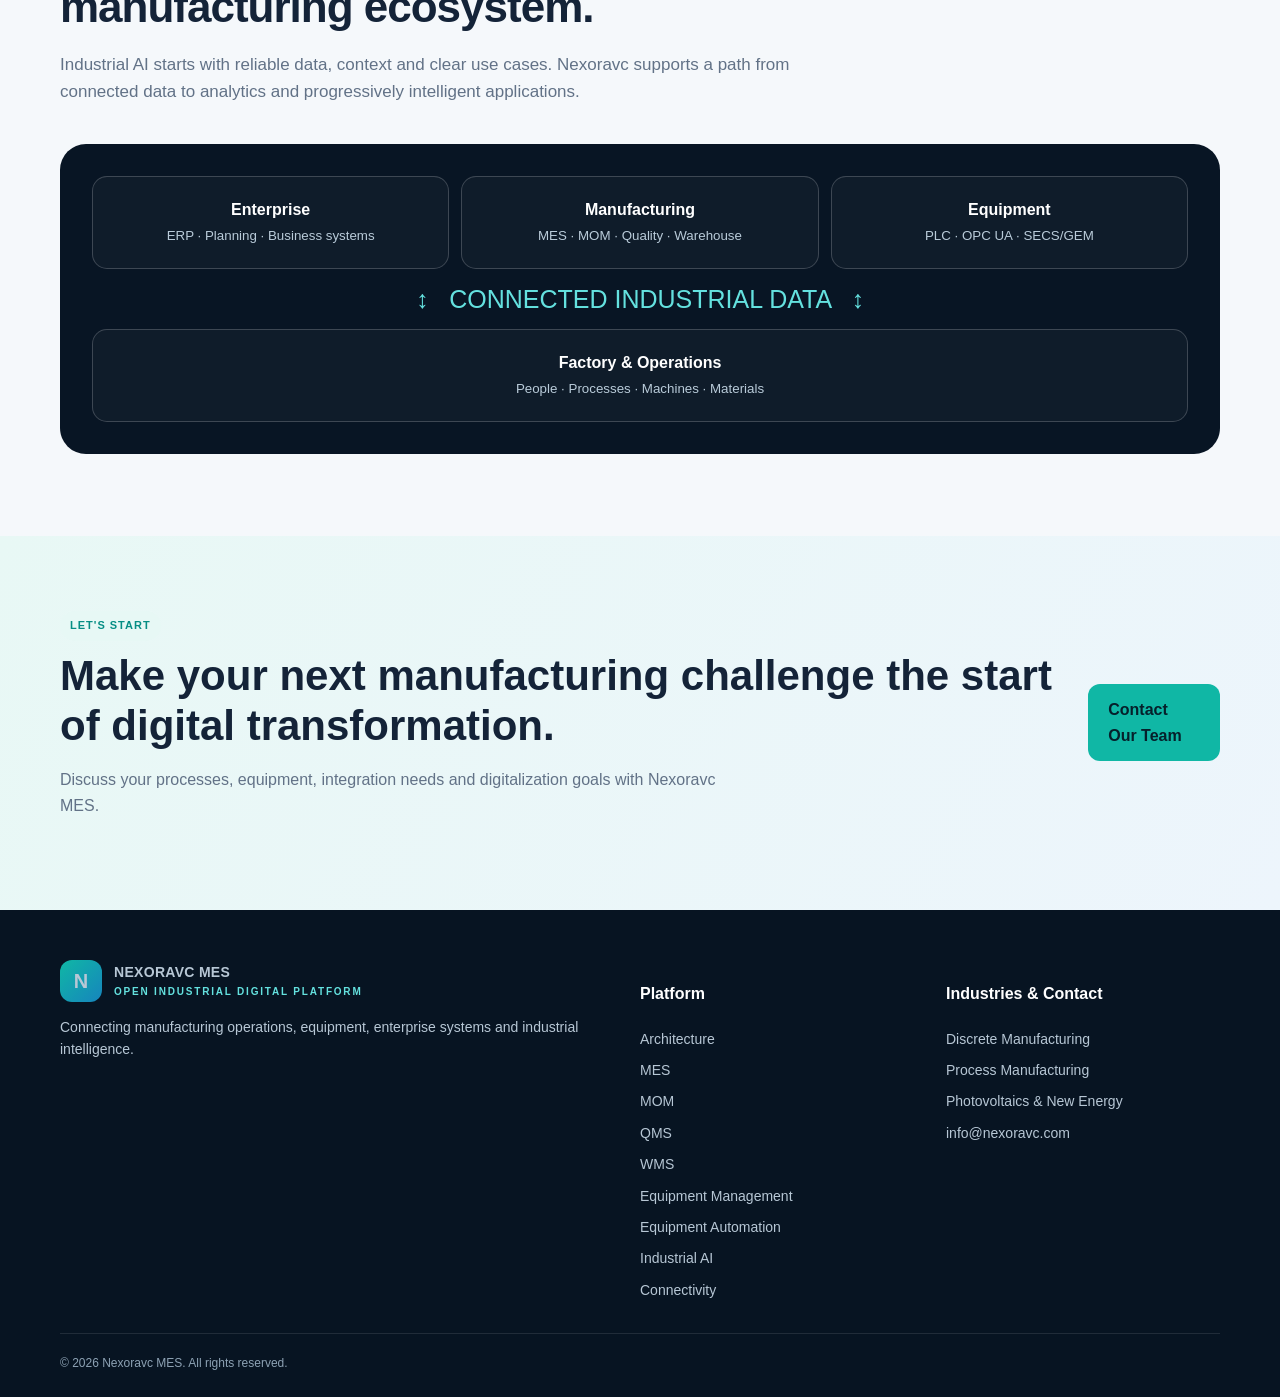
<file: industrial-ai.html>
<!doctype html><html lang="en"><head><meta charset="utf-8"><meta name="viewport" content="width=device-width,initial-scale=1"><meta name="description" content="Nexoravc MES Industrial AI: Transform manufacturing data into insights, prediction and decision support."><title>Industrial AI | Nexoravc MES</title><style>
:root{--navy:#081524;--navy2:#10243a;--teal:#10b7a5;--cyan:#64e1df;--ink:#142338;--muted:#627287;--bg:#f5f8fb;--white:#fff;--line:#e2e9ef;--radius:20px}*{box-sizing:border-box}html{scroll-behavior:smooth}body{margin:0;font-family:Inter,Segoe UI,Arial,sans-serif;color:var(--ink);background:white;line-height:1.6}a{color:inherit;text-decoration:none}.container{width:min(1160px,92%);margin:auto}.nav{position:sticky;top:0;z-index:20;background:rgba(8,21,36,.95);backdrop-filter:blur(12px);color:white;border-bottom:1px solid #ffffff1a}.navin{height:76px;display:flex;align-items:center;justify-content:space-between;gap:24px}.brand{display:flex;align-items:center;gap:12px;font-weight:800;letter-spacing:.3px}.logo{width:42px;height:42px;border-radius:12px;background:linear-gradient(135deg,var(--teal),#1685bd);display:grid;place-items:center;font-weight:900;font-size:20px}.brand small{display:block;color:var(--cyan);font-size:10px;letter-spacing:1.8px;font-weight:600}.links{display:flex;gap:24px;align-items:center;font-size:14px;color:#d3deeb}.links a:hover{color:var(--cyan)}.btn{display:inline-flex;align-items:center;justify-content:center;background:var(--teal);color:#06202b;padding:12px 19px;border-radius:12px;font-weight:750;border:1px solid transparent;transition:.2s}.btn:hover{transform:translateY(-2px);background:#55d9ca}.btn.outline{background:transparent;border-color:#ffffff55;color:white}.btn.light{background:white;color:var(--navy)}.hero{background:radial-gradient(ellipse at 75% 35%,#173c56 0%,transparent 48%),linear-gradient(130deg,#071422,#102b43 75%,#083c4c);color:white;padding:100px 0 85px;overflow:hidden}.hero-grid{display:grid;grid-template-columns:1.05fr .95fr;align-items:center;gap:48px}.eyebrow{color:var(--cyan);font-size:12px;font-weight:800;letter-spacing:2px;text-transform:uppercase}.hero h1{font-size:clamp(38px,5vw,65px);line-height:1.09;letter-spacing:-2px;margin:20px 0}.hero p{color:#c4d5e4;font-size:18px;max-width:630px}.hero .actions{display:flex;gap:14px;flex-wrap:wrap;margin-top:28px}.hero-visual{position:relative;min-height:400px;border-radius:28px;background:linear-gradient(180deg,#12334b88,#08152499),url('https://images.unsplash.com/photo-1565514020179-026b92b84bb6?auto=format&fit=crop&w=1200&q=85') center/cover;border:1px solid #ffffff22;box-shadow:0 25px 70px #0005}.visual-overlay{position:absolute;inset:18px;display:grid;grid-template-columns:1fr 1fr;grid-template-rows:1fr 1fr;gap:12px}.tile{background:#0a1d2bcc;border:1px solid #ffffff24;border-radius:17px;padding:18px;display:flex;flex-direction:column;justify-content:space-between;backdrop-filter:blur(8px)}.tile .icon{font-size:28px;color:var(--cyan)}.tile strong{font-size:16px}.tile span{font-size:12px;color:#b7c9d8}.tagline{display:flex;gap:12px;flex-wrap:wrap;margin-top:30px;color:#b9d0e0;font-size:13px}.tagline span{border:1px solid #ffffff24;padding:8px 11px;border-radius:100px}.section{padding:82px 0}.section.alt{background:var(--bg)}.heading{max-width:780px;margin-bottom:38px}.heading h2{font-size:clamp(30px,3.5vw,44px);line-height:1.2;margin:12px 0;letter-spacing:-1px}.heading p{color:var(--muted);font-size:17px}.cards{display:grid;grid-template-columns:repeat(3,1fr);gap:18px}.card{background:white;border:1px solid var(--line);padding:25px;border-radius:var(--radius);transition:.2s}.card:hover{transform:translateY(-4px);box-shadow:0 15px 35px #11283d12}.card .icon{font-size:29px;color:#0a948b}.card h3{margin:12px 0 8px;font-size:20px}.card p{margin:0;color:var(--muted);font-size:14px}.pill{display:inline-block;font-size:11px;font-weight:800;letter-spacing:1px;color:#078e85;background:#e7f8f5;border-radius:100px;padding:6px 10px;text-transform:uppercase}.architecture{background:var(--navy);color:white;border-radius:26px;padding:32px}.archrow{display:flex;gap:12px;flex-wrap:wrap;justify-content:center}.archnode{flex:1;min-width:150px;text-align:center;padding:20px 12px;border:1px solid #ffffff30;border-radius:15px;background:#ffffff08}.archnode strong{display:block}.archnode small{color:#b9cbd9}.arrow{text-align:center;color:var(--cyan);font-size:25px;margin:10px}.industries{display:grid;grid-template-columns:repeat(3,1fr);gap:18px}.industry{border-radius:22px;overflow:hidden;min-height:320px;position:relative;background-size:cover;background-position:center;color:white;display:flex;align-items:end}.industry:before{content:'';position:absolute;inset:0;background:linear-gradient(0deg,#071522ee,#07152220)}.industry div{position:relative;padding:25px}.industry h3{font-size:24px;margin:0 0 8px}.industry p{color:#d1deea;font-size:14px;margin:0}.connect{background:linear-gradient(130deg,#0b1d30,#0c3a4d);color:white}.connect .heading p{color:#c1d3e2}.protocols{display:grid;grid-template-columns:repeat(3,1fr);gap:14px}.protocol{padding:22px;border:1px solid #ffffff22;background:#ffffff08;border-radius:16px}.protocol h3{margin:0 0 6px}.protocol p{color:#bed0df;margin:0;font-size:14px}.cta{padding:75px 0;background:linear-gradient(120deg,#e8f8f5,#edf5fc)}.cta-box{display:flex;align-items:center;justify-content:space-between;gap:28px}.cta h2{font-size:clamp(28px,3.5vw,42px);line-height:1.2;margin:10px 0}.cta p{color:var(--muted);max-width:670px}.footer{background:#071422;color:#c3d3df;padding:50px 0 24px}.footergrid{display:grid;grid-template-columns:2fr 1fr 1fr;gap:32px}.footer h4{color:white}.footer p,.footer a{color:#b7c7d5;font-size:14px}.footerlinks{display:grid;gap:9px}.copyright{border-top:1px solid #ffffff1a;margin-top:32px;padding-top:20px;font-size:12px;color:#8da2b4}.mobilemenu{display:none}.contact-form{display:grid;gap:12px;max-width:560px}.contact-form input,.contact-form textarea,.contact-form select{width:100%;padding:13px;border-radius:12px;border:1px solid #ccd8e2;font:inherit}.contact-form textarea{min-height:120px}.note{font-size:12px;color:#6d7e8f}
@media(max-width:900px){.hero-grid{grid-template-columns:1fr}.hero-visual{min-height:330px}.cards{grid-template-columns:repeat(2,1fr)}.industries{grid-template-columns:1fr 1fr}.protocols{grid-template-columns:1fr 1fr}.links{gap:12px}.cta-box{display:block}.footergrid{grid-template-columns:1fr 1fr}}
@media(max-width:640px){.links{display:none}.mobilemenu{display:block;color:white}.hero{padding:70px 0}.hero-visual{min-height:300px}.cards,.industries,.protocols,.footergrid{grid-template-columns:1fr}.section{padding:62px 0}.visual-overlay{inset:12px;gap:8px}.tile{padding:12px}.tile strong{font-size:14px}.navin{height:68px}}
</style></head><body><header class="nav"><div class="container navin"><a class="brand" href="index.html"><span class="logo">N</span><span>NEXORAVC MES<small>OPEN INDUSTRIAL DIGITAL PLATFORM</small></span></a><nav class="links"><a href="index.html">Home</a><a href="platform-architecture.html">Architecture</a><a href="mes-product.html">MES</a><a href="mom.html">MOM</a><a href="qms.html">QMS</a><a href="wms.html">WMS</a><a href="equipment-management.html">Equipment</a><a href="connectivity.html">Connectivity</a><a href="industrial-ai.html">Industrial AI</a></nav><a class="btn" href="mailto:info@nexoravc.com?subject=Nexoravc%20MES%20Inquiry">Contact</a></div></header><main><section class="hero"><div class="container"><div class="eyebrow">Nexoravc MES · Manufacturing Platform</div><h1>Industrial AI</h1><p>Transform manufacturing data into insights, prediction and decision support.</p><div class="actions"><a class="btn" href="mailto:info@nexoravc.com?subject=Industrial%20AI%20Inquiry">Discuss Your Requirements</a><a class="btn outline" href="platform-architecture.html">Explore Architecture</a></div></div></section><section class="section"><div class="container"><div class="heading"><span class="pill">Capabilities</span><h2>Connected capabilities for real manufacturing</h2><p>Create a foundation for industrial intelligence by contextualizing operational data and applying analytics and AI to manufacturing use cases.</p></div><div class="cards"><article class="card"><div class="icon">◈</div><h3>Operational analytics</h3><p>Create a foundation for industrial intelligence by contextualizing operational data and applying analytics and AI to manufacturing use cases.</p></article><article class="card"><div class="icon">◈</div><h3>Anomaly and pattern detection</h3><p>Create a foundation for industrial intelligence by contextualizing operational data and applying analytics and AI to manufacturing use cases.</p></article><article class="card"><div class="icon">◈</div><h3>Predictive maintenance concepts</h3><p>Create a foundation for industrial intelligence by contextualizing operational data and applying analytics and AI to manufacturing use cases.</p></article><article class="card"><div class="icon">◈</div><h3>Process insight and optimization</h3><p>Create a foundation for industrial intelligence by contextualizing operational data and applying analytics and AI to manufacturing use cases.</p></article><article class="card"><div class="icon">◈</div><h3>Production and quality data context</h3><p>Create a foundation for industrial intelligence by contextualizing operational data and applying analytics and AI to manufacturing use cases.</p></article><article class="card"><div class="icon">◈</div><h3>AI-assisted decision support</h3><p>Create a foundation for industrial intelligence by contextualizing operational data and applying analytics and AI to manufacturing use cases.</p></article></div></div></section><section class="section alt"><div class="container"><div class="heading"><span class="pill">Connected Operations</span><h2>Built to integrate with your manufacturing ecosystem.</h2><p>Industrial AI starts with reliable data, context and clear use cases. Nexoravc supports a path from connected data to analytics and progressively intelligent applications.</p></div><div class="architecture"><div class="archrow"><div class="archnode"><strong>Enterprise</strong><small>ERP · Planning · Business systems</small></div><div class="archnode"><strong>Manufacturing</strong><small>MES · MOM · Quality · Warehouse</small></div><div class="archnode"><strong>Equipment</strong><small>PLC · OPC UA · SECS/GEM</small></div></div><div class="arrow">↕ &nbsp; CONNECTED INDUSTRIAL DATA &nbsp; ↕</div><div class="archrow"><div class="archnode"><strong>Factory & Operations</strong><small>People · Processes · Machines · Materials</small></div></div></div></div></section><section class="cta"><div class="container cta-box"><div><span class="pill">Let's Start</span><h2>Make your next manufacturing challenge the start of digital transformation.</h2><p>Discuss your processes, equipment, integration needs and digitalization goals with Nexoravc MES.</p></div><a class="btn" href="mailto:info@nexoravc.com?subject=Nexoravc%20MES%20Inquiry">Contact Our Team</a></div></section></main><footer class="footer"><div class="container"><div class="footergrid"><div><a class="brand" href="index.html"><span class="logo">N</span><span>NEXORAVC MES<small>OPEN INDUSTRIAL DIGITAL PLATFORM</small></span></a><p>Connecting manufacturing operations, equipment, enterprise systems and industrial intelligence.</p></div><div><h4>Platform</h4><div class="footerlinks"><a href="platform-architecture.html">Architecture</a><a href="mes-product.html">MES</a><a href="mom.html">MOM</a><a href="qms.html">QMS</a><a href="wms.html">WMS</a><a href="equipment-management.html">Equipment Management</a><a href="equipment-automation.html">Equipment Automation</a><a href="industrial-ai.html">Industrial AI</a><a href="connectivity.html">Connectivity</a></div></div><div><h4>Industries & Contact</h4><div class="footerlinks"><a href="discrete-manufacturing.html">Discrete Manufacturing</a><a href="process-manufacturing.html">Process Manufacturing</a><a href="photovoltaics.html">Photovoltaics & New Energy</a><a href="mailto:info@nexoravc.com">info@nexoravc.com</a></div></div></div><div class="copyright">© 2026 Nexoravc MES. All rights reserved.</div></div></footer></body></html>
</file>
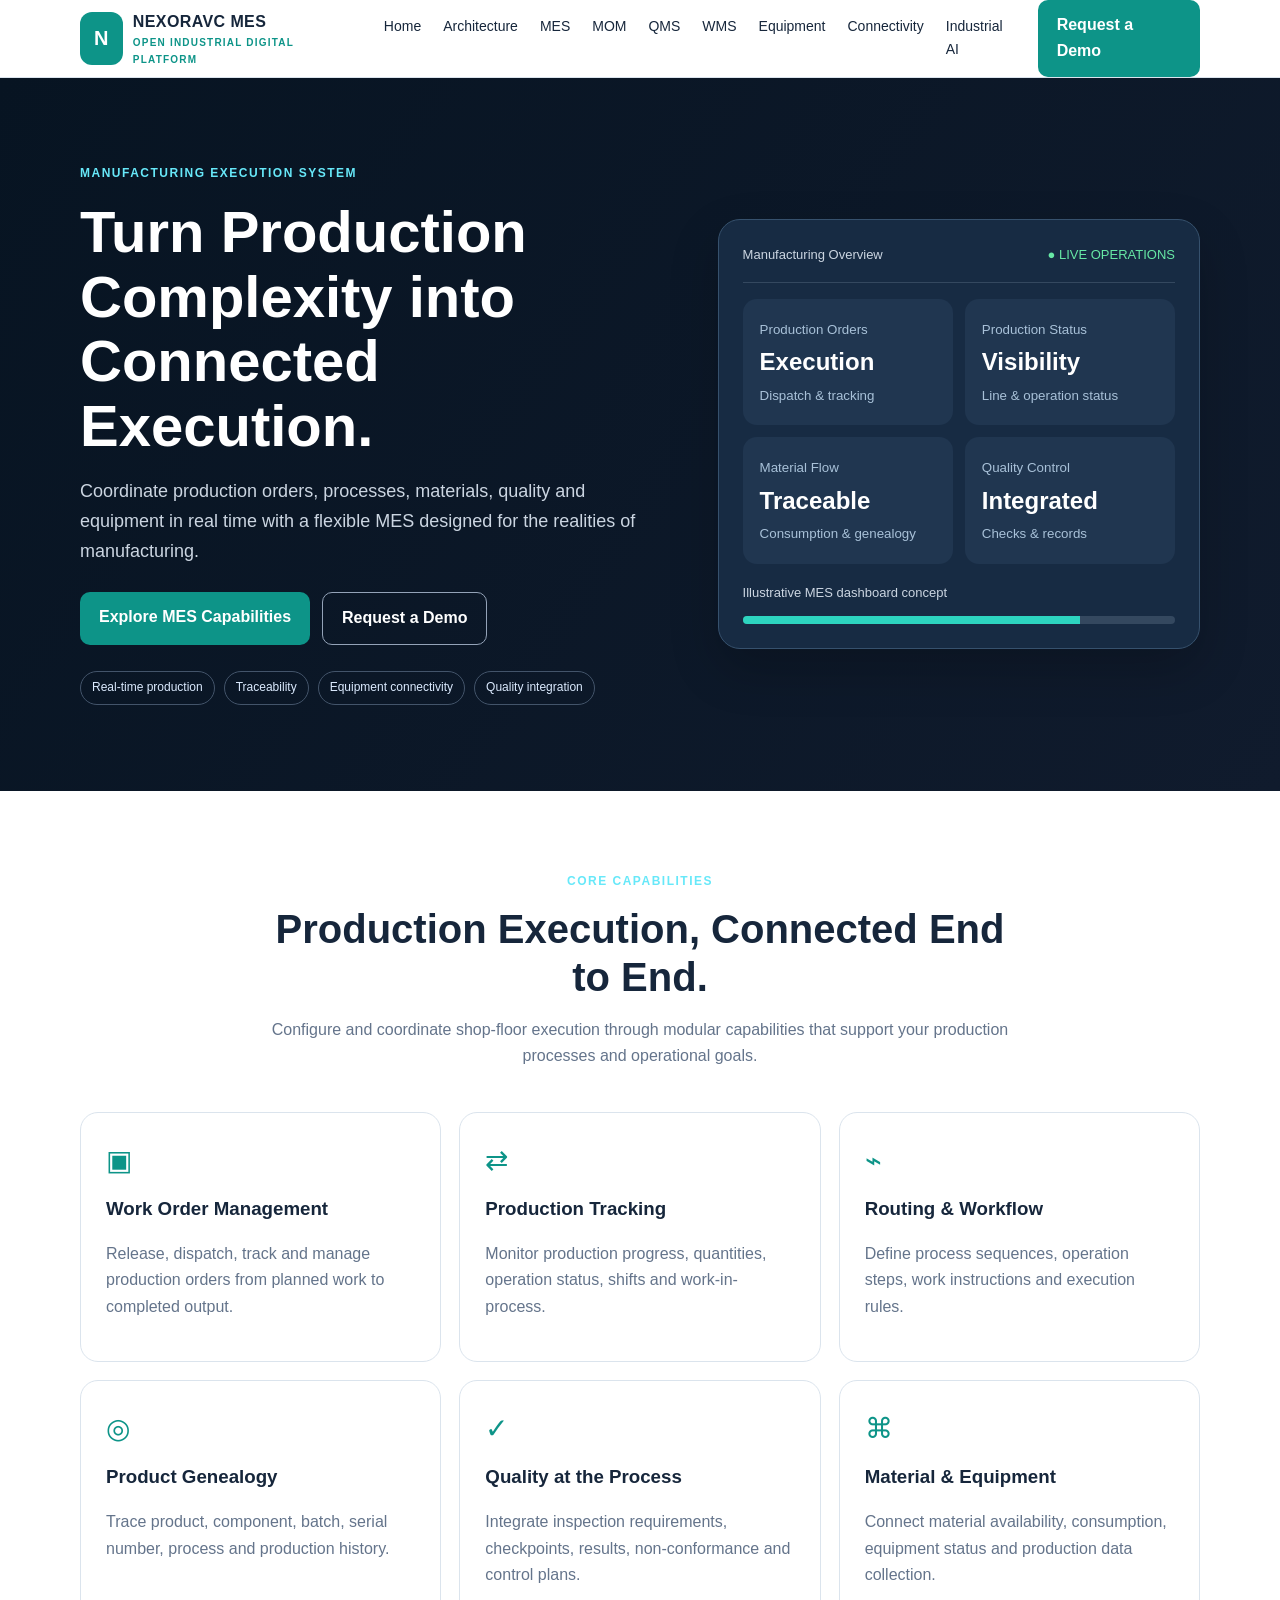
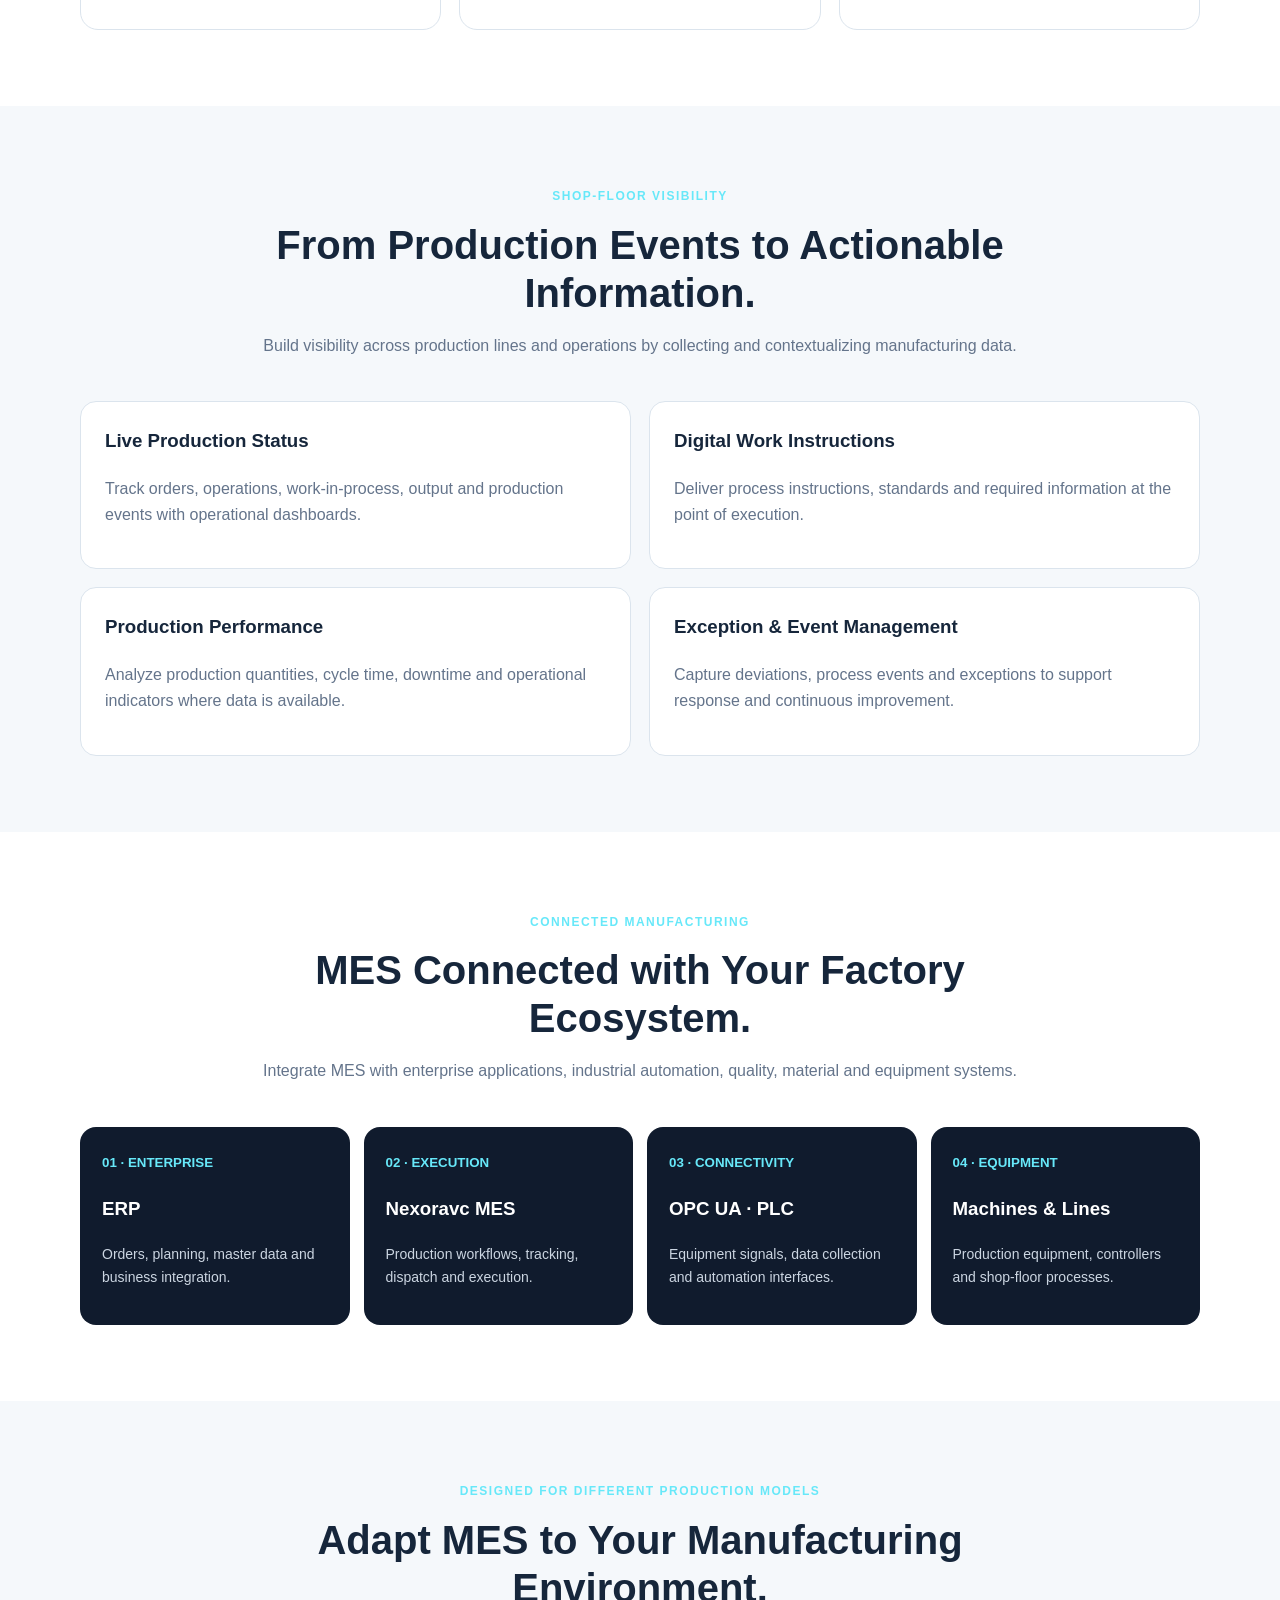
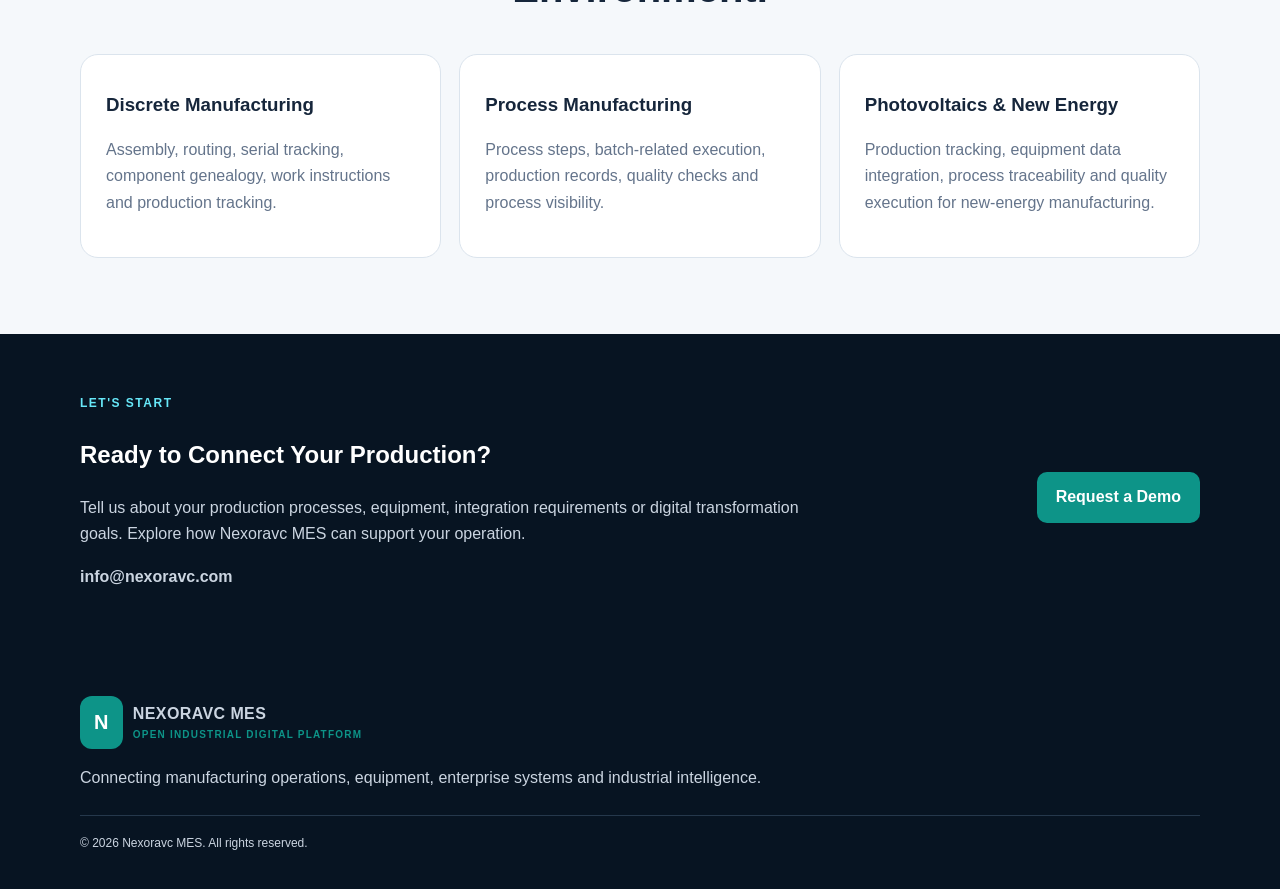
<file: mes-product.html>
<!DOCTYPE html>
<html lang="en"><head><meta charset="UTF-8"><meta name="viewport" content="width=device-width, initial-scale=1"><title>Manufacturing Execution System | Nexoravc MES</title><meta name="description" content="Nexoravc MES: connected manufacturing execution with production tracking, work orders, traceability, quality, material and equipment integration."><style>
:root{--navy:#101b2d;--deep:#071422;--teal:#0d9488;--cyan:#67e8f9;--ink:#16263b;--muted:#64748b;--bg:#f5f8fb;--line:#dbe4ed}*{box-sizing:border-box}body{margin:0;font-family:Inter,Arial,sans-serif;color:var(--ink);line-height:1.65;background:white}a{color:inherit;text-decoration:none}.container{width:min(1120px,92%);margin:auto}.nav{background:white;border-bottom:1px solid var(--line);position:sticky;top:0;z-index:10}.navin{min-height:76px;display:flex;align-items:center;justify-content:space-between;gap:24px}.brand{font-weight:800;display:flex;align-items:center;gap:10px;letter-spacing:.4px}.logo{background:var(--teal);color:white;border-radius:12px;padding:10px 14px;font-size:20px}.brand small{display:block;font-size:10px;color:var(--teal);letter-spacing:1.2px}.links{display:flex;gap:22px;font-size:14px}.btn{display:inline-block;background:var(--teal);color:white;padding:12px 19px;border-radius:10px;font-weight:700}.outline{border:1px solid #94a3b8;background:transparent;color:white}.hero{background:linear-gradient(125deg,var(--deep),var(--navy));color:white;padding:86px 0}.hero-grid{display:grid;grid-template-columns:1.1fr .9fr;gap:48px;align-items:center}.eyebrow,.pill{color:var(--cyan);text-transform:uppercase;letter-spacing:1.5px;font-size:12px;font-weight:700}.hero h1{font-size:clamp(36px,5vw,58px);line-height:1.12;margin:16px 0}.hero p{color:#cbd5e1;font-size:18px}.actions{display:flex;flex-wrap:wrap;gap:12px;margin:26px 0}.tags{display:flex;gap:9px;flex-wrap:wrap}.tags span{border:1px solid #43546a;border-radius:20px;padding:6px 11px;color:#dbeafe;font-size:12px}.visual{background:#172b43;border:1px solid #36516d;border-radius:22px;padding:24px;box-shadow:0 20px 50px #0003}.dash-head{display:flex;justify-content:space-between;color:#cbd5e1;font-size:13px;padding-bottom:16px;border-bottom:1px solid #34485f}.status{color:#67e8a5}.metrics{display:grid;grid-template-columns:1fr 1fr;gap:12px;margin-top:16px}.metric{background:#203650;padding:17px;border-radius:14px}.metric b{font-size:24px;display:block;color:white}.metric small{color:#a8c1d8}.bar{height:8px;background:#34485f;border-radius:8px;margin-top:13px;overflow:hidden}.bar i{display:block;background:#2dd4bf;height:100%;width:78%}.section{padding:76px 0}.heading{text-align:center;max-width:760px;margin:0 auto 42px}.heading h2{font-size:clamp(28px,4vw,40px);line-height:1.2;margin:12px 0}.heading p,.card p,.feature p{color:var(--muted)}.cards{display:grid;grid-template-columns:repeat(3,1fr);gap:18px}.card{border:1px solid var(--line);padding:25px;border-radius:18px;background:white}.card .symbol{font-size:28px;color:var(--teal)}.card h3{margin:10px 0}.dark{background:var(--bg)}.featuregrid{display:grid;grid-template-columns:1fr 1fr;gap:18px}.feature{border:1px solid var(--line);background:white;padding:24px;border-radius:16px}.feature h3{margin-top:0}.steps{display:grid;grid-template-columns:repeat(4,1fr);gap:14px}.step{border-radius:16px;background:var(--navy);color:white;padding:22px}.step small{color:var(--cyan);font-weight:700}.step p{color:#cbd5e1;font-size:14px}.cta{background:var(--deep);color:white;padding:55px 0}.cta-box{display:flex;align-items:center;justify-content:space-between;gap:24px}.cta p{color:#cbd5e1;max-width:720px}.footer{padding:35px 0;background:#071422;color:#cbd5e1}.footer a{color:#cbd5e1}.copyright{border-top:1px solid #25384c;margin-top:24px;padding-top:18px;font-size:12px}@media(max-width:800px){.links{display:none}.hero-grid,.featuregrid{grid-template-columns:1fr}.cards{grid-template-columns:1fr 1fr}.steps{grid-template-columns:1fr 1fr}.cta-box{display:block}.hero{padding:55px 0}}@media(max-width:520px){.cards,.steps{grid-template-columns:1fr}.navin{min-height:66px}}
</style></head><body>
<header class="nav"><div class="container navin"><a class="brand" href="index.html"><span class="logo">N</span><span>NEXORAVC MES<small>OPEN INDUSTRIAL DIGITAL PLATFORM</small></span></a><nav class="links"><a href="index.html">Home</a><a href="platform-architecture.html">Architecture</a><a href="mes-product.html">MES</a><a href="mom.html">MOM</a><a href="qms.html">QMS</a><a href="wms.html">WMS</a><a href="equipment-management.html">Equipment</a><a href="connectivity.html">Connectivity</a><a href="industrial-ai.html">Industrial AI</a></nav><a class="btn" href="#contact">Request a Demo</a></div></header>
<section class="hero"><div class="container hero-grid"><div><div class="eyebrow">Manufacturing Execution System</div><h1>Turn Production Complexity into Connected Execution.</h1><p>Coordinate production orders, processes, materials, quality and equipment in real time with a flexible MES designed for the realities of manufacturing.</p><div class="actions"><a class="btn" href="#capabilities">Explore MES Capabilities</a><a class="btn outline" href="#contact">Request a Demo</a></div><div class="tags"><span>Real-time production</span><span>Traceability</span><span>Equipment connectivity</span><span>Quality integration</span></div></div><div class="visual"><div class="dash-head"><span>Manufacturing Overview</span><span class="status">● LIVE OPERATIONS</span></div><div class="metrics"><div class="metric"><small>Production Orders</small><b>Execution</b><small>Dispatch & tracking</small></div><div class="metric"><small>Production Status</small><b>Visibility</b><small>Line & operation status</small></div><div class="metric"><small>Material Flow</small><b>Traceable</b><small>Consumption & genealogy</small></div><div class="metric"><small>Quality Control</small><b>Integrated</b><small>Checks & records</small></div></div><div style="margin-top:18px;color:#cbd5e1;font-size:13px">Illustrative MES dashboard concept</div><div class="bar"><i></i></div></div></div></section>
<section class="section" id="capabilities"><div class="container"><div class="heading"><span class="pill">Core Capabilities</span><h2>Production Execution, Connected End to End.</h2><p>Configure and coordinate shop-floor execution through modular capabilities that support your production processes and operational goals.</p></div><div class="cards"><article class="card"><div class="symbol">▣</div><h3>Work Order Management</h3><p>Release, dispatch, track and manage production orders from planned work to completed output.</p></article><article class="card"><div class="symbol">⇄</div><h3>Production Tracking</h3><p>Monitor production progress, quantities, operation status, shifts and work-in-process.</p></article><article class="card"><div class="symbol">⌁</div><h3>Routing & Workflow</h3><p>Define process sequences, operation steps, work instructions and execution rules.</p></article><article class="card"><div class="symbol">◎</div><h3>Product Genealogy</h3><p>Trace product, component, batch, serial number, process and production history.</p></article><article class="card"><div class="symbol">✓</div><h3>Quality at the Process</h3><p>Integrate inspection requirements, checkpoints, results, non-conformance and control plans.</p></article><article class="card"><div class="symbol">⌘</div><h3>Material & Equipment</h3><p>Connect material availability, consumption, equipment status and production data collection.</p></article></div></div></section>
<section class="section dark"><div class="container"><div class="heading"><span class="pill">Shop-floor Visibility</span><h2>From Production Events to Actionable Information.</h2><p>Build visibility across production lines and operations by collecting and contextualizing manufacturing data.</p></div><div class="featuregrid"><article class="feature"><h3>Live Production Status</h3><p>Track orders, operations, work-in-process, output and production events with operational dashboards.</p></article><article class="feature"><h3>Digital Work Instructions</h3><p>Deliver process instructions, standards and required information at the point of execution.</p></article><article class="feature"><h3>Production Performance</h3><p>Analyze production quantities, cycle time, downtime and operational indicators where data is available.</p></article><article class="feature"><h3>Exception & Event Management</h3><p>Capture deviations, process events and exceptions to support response and continuous improvement.</p></article></div></div></section>
<section class="section"><div class="container"><div class="heading"><span class="pill">Connected Manufacturing</span><h2>MES Connected with Your Factory Ecosystem.</h2><p>Integrate MES with enterprise applications, industrial automation, quality, material and equipment systems.</p></div><div class="steps"><div class="step"><small>01 · ENTERPRISE</small><h3>ERP</h3><p>Orders, planning, master data and business integration.</p></div><div class="step"><small>02 · EXECUTION</small><h3>Nexoravc MES</h3><p>Production workflows, tracking, dispatch and execution.</p></div><div class="step"><small>03 · CONNECTIVITY</small><h3>OPC UA · PLC</h3><p>Equipment signals, data collection and automation interfaces.</p></div><div class="step"><small>04 · EQUIPMENT</small><h3>Machines & Lines</h3><p>Production equipment, controllers and shop-floor processes.</p></div></div></div></section>
<section class="section dark"><div class="container"><div class="heading"><span class="pill">Designed for Different Production Models</span><h2>Adapt MES to Your Manufacturing Environment.</h2></div><div class="cards"><article class="card"><h3>Discrete Manufacturing</h3><p>Assembly, routing, serial tracking, component genealogy, work instructions and production tracking.</p></article><article class="card"><h3>Process Manufacturing</h3><p>Process steps, batch-related execution, production records, quality checks and process visibility.</p></article><article class="card"><h3>Photovoltaics & New Energy</h3><p>Production tracking, equipment data integration, process traceability and quality execution for new-energy manufacturing.</p></article></div></div></section>
<section class="cta" id="contact"><div class="container cta-box"><div><span class="pill">Let's Start</span><h2>Ready to Connect Your Production?</h2><p>Tell us about your production processes, equipment, integration requirements or digital transformation goals. Explore how Nexoravc MES can support your operation.</p><p><strong>info@nexoravc.com</strong></p></div><a class="btn" href="mailto:info@nexoravc.com?subject=Nexoravc%20MES%20Demo%20Request">Request a Demo</a></div></section><footer class="footer"><div class="container"><a class="brand" href="index.html"><span class="logo">N</span><span>NEXORAVC MES<small>OPEN INDUSTRIAL DIGITAL PLATFORM</small></span></a><p>Connecting manufacturing operations, equipment, enterprise systems and industrial intelligence.</p><div class="copyright">© 2026 Nexoravc MES. All rights reserved.</div></div></footer></body></html>
</file>
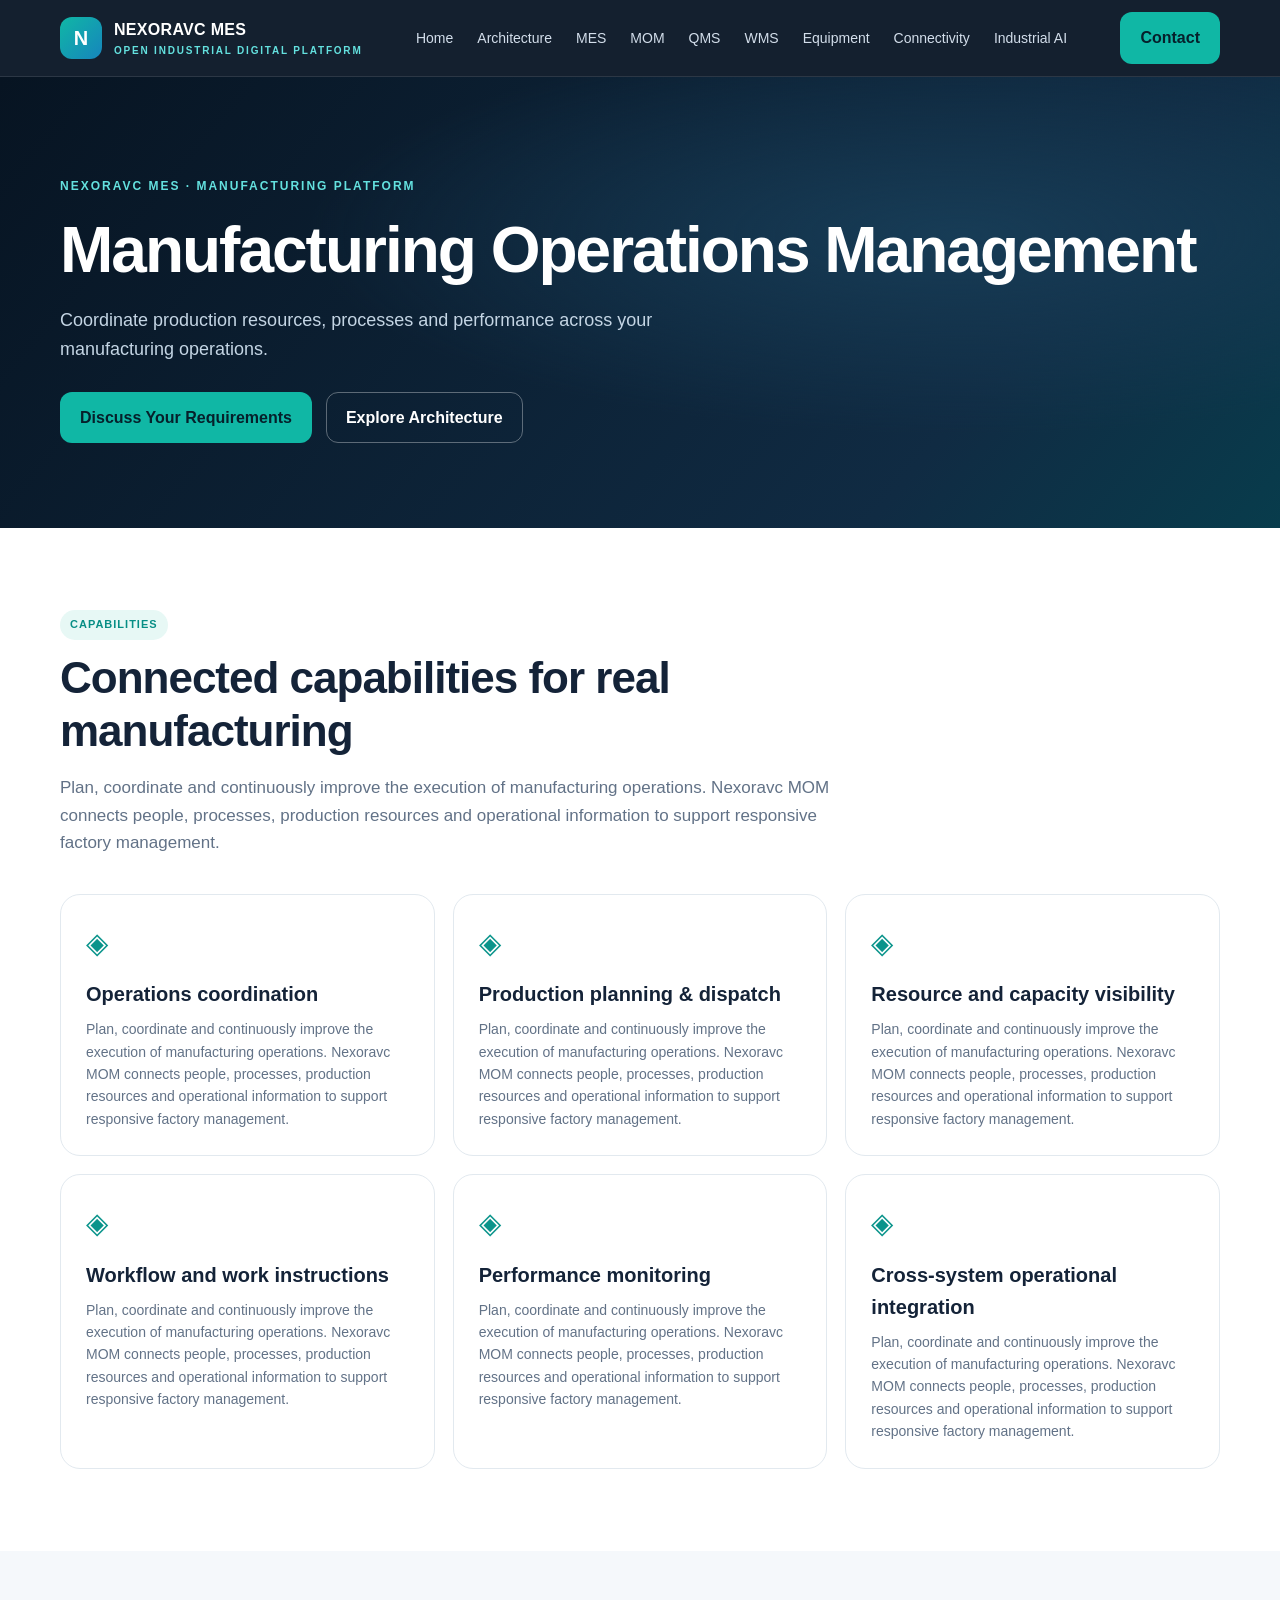
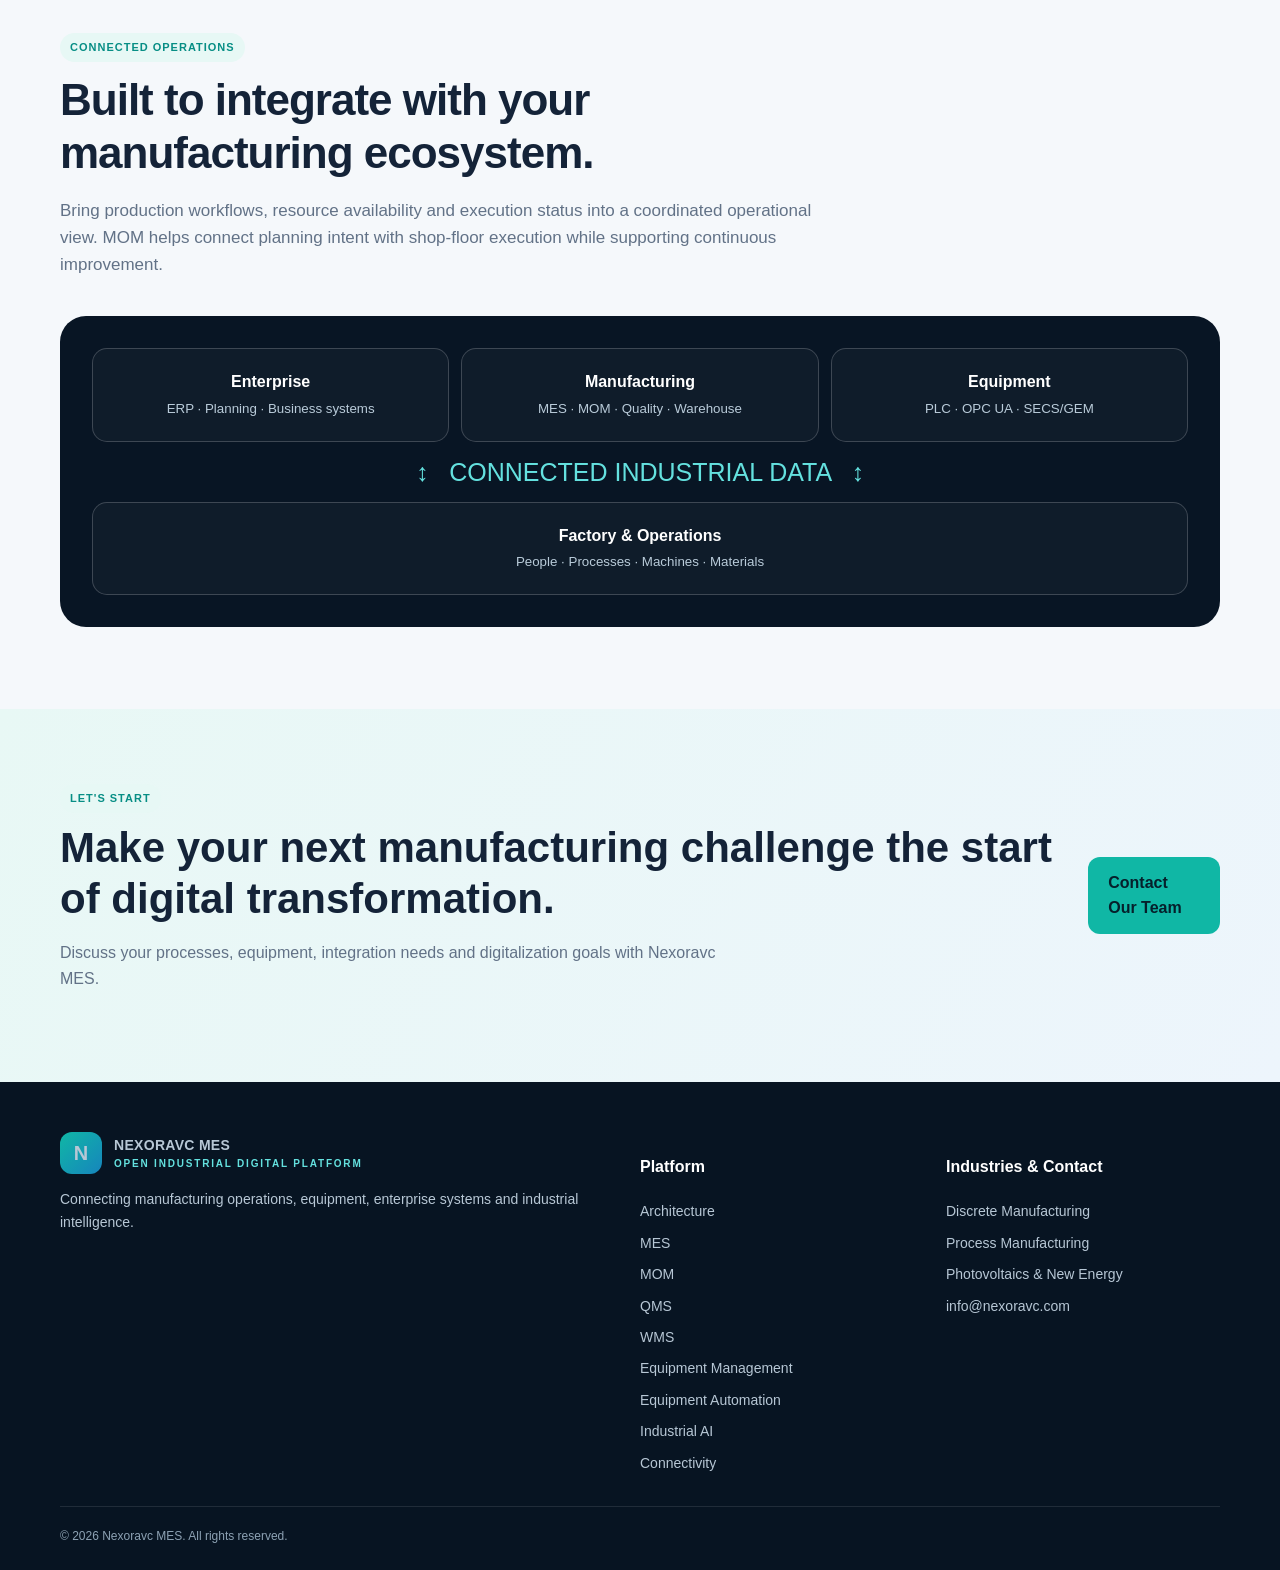
<file: mom.html>
<!doctype html><html lang="en"><head><meta charset="utf-8"><meta name="viewport" content="width=device-width,initial-scale=1"><meta name="description" content="Nexoravc MES Manufacturing Operations Management: Coordinate production resources, processes and performance across your manufacturing operations."><title>Manufacturing Operations Management | Nexoravc MES</title><style>
:root{--navy:#081524;--navy2:#10243a;--teal:#10b7a5;--cyan:#64e1df;--ink:#142338;--muted:#627287;--bg:#f5f8fb;--white:#fff;--line:#e2e9ef;--radius:20px}*{box-sizing:border-box}html{scroll-behavior:smooth}body{margin:0;font-family:Inter,Segoe UI,Arial,sans-serif;color:var(--ink);background:white;line-height:1.6}a{color:inherit;text-decoration:none}.container{width:min(1160px,92%);margin:auto}.nav{position:sticky;top:0;z-index:20;background:rgba(8,21,36,.95);backdrop-filter:blur(12px);color:white;border-bottom:1px solid #ffffff1a}.navin{height:76px;display:flex;align-items:center;justify-content:space-between;gap:24px}.brand{display:flex;align-items:center;gap:12px;font-weight:800;letter-spacing:.3px}.logo{width:42px;height:42px;border-radius:12px;background:linear-gradient(135deg,var(--teal),#1685bd);display:grid;place-items:center;font-weight:900;font-size:20px}.brand small{display:block;color:var(--cyan);font-size:10px;letter-spacing:1.8px;font-weight:600}.links{display:flex;gap:24px;align-items:center;font-size:14px;color:#d3deeb}.links a:hover{color:var(--cyan)}.btn{display:inline-flex;align-items:center;justify-content:center;background:var(--teal);color:#06202b;padding:12px 19px;border-radius:12px;font-weight:750;border:1px solid transparent;transition:.2s}.btn:hover{transform:translateY(-2px);background:#55d9ca}.btn.outline{background:transparent;border-color:#ffffff55;color:white}.btn.light{background:white;color:var(--navy)}.hero{background:radial-gradient(ellipse at 75% 35%,#173c56 0%,transparent 48%),linear-gradient(130deg,#071422,#102b43 75%,#083c4c);color:white;padding:100px 0 85px;overflow:hidden}.hero-grid{display:grid;grid-template-columns:1.05fr .95fr;align-items:center;gap:48px}.eyebrow{color:var(--cyan);font-size:12px;font-weight:800;letter-spacing:2px;text-transform:uppercase}.hero h1{font-size:clamp(38px,5vw,65px);line-height:1.09;letter-spacing:-2px;margin:20px 0}.hero p{color:#c4d5e4;font-size:18px;max-width:630px}.hero .actions{display:flex;gap:14px;flex-wrap:wrap;margin-top:28px}.hero-visual{position:relative;min-height:400px;border-radius:28px;background:linear-gradient(180deg,#12334b88,#08152499),url('https://images.unsplash.com/photo-1565514020179-026b92b84bb6?auto=format&fit=crop&w=1200&q=85') center/cover;border:1px solid #ffffff22;box-shadow:0 25px 70px #0005}.visual-overlay{position:absolute;inset:18px;display:grid;grid-template-columns:1fr 1fr;grid-template-rows:1fr 1fr;gap:12px}.tile{background:#0a1d2bcc;border:1px solid #ffffff24;border-radius:17px;padding:18px;display:flex;flex-direction:column;justify-content:space-between;backdrop-filter:blur(8px)}.tile .icon{font-size:28px;color:var(--cyan)}.tile strong{font-size:16px}.tile span{font-size:12px;color:#b7c9d8}.tagline{display:flex;gap:12px;flex-wrap:wrap;margin-top:30px;color:#b9d0e0;font-size:13px}.tagline span{border:1px solid #ffffff24;padding:8px 11px;border-radius:100px}.section{padding:82px 0}.section.alt{background:var(--bg)}.heading{max-width:780px;margin-bottom:38px}.heading h2{font-size:clamp(30px,3.5vw,44px);line-height:1.2;margin:12px 0;letter-spacing:-1px}.heading p{color:var(--muted);font-size:17px}.cards{display:grid;grid-template-columns:repeat(3,1fr);gap:18px}.card{background:white;border:1px solid var(--line);padding:25px;border-radius:var(--radius);transition:.2s}.card:hover{transform:translateY(-4px);box-shadow:0 15px 35px #11283d12}.card .icon{font-size:29px;color:#0a948b}.card h3{margin:12px 0 8px;font-size:20px}.card p{margin:0;color:var(--muted);font-size:14px}.pill{display:inline-block;font-size:11px;font-weight:800;letter-spacing:1px;color:#078e85;background:#e7f8f5;border-radius:100px;padding:6px 10px;text-transform:uppercase}.architecture{background:var(--navy);color:white;border-radius:26px;padding:32px}.archrow{display:flex;gap:12px;flex-wrap:wrap;justify-content:center}.archnode{flex:1;min-width:150px;text-align:center;padding:20px 12px;border:1px solid #ffffff30;border-radius:15px;background:#ffffff08}.archnode strong{display:block}.archnode small{color:#b9cbd9}.arrow{text-align:center;color:var(--cyan);font-size:25px;margin:10px}.industries{display:grid;grid-template-columns:repeat(3,1fr);gap:18px}.industry{border-radius:22px;overflow:hidden;min-height:320px;position:relative;background-size:cover;background-position:center;color:white;display:flex;align-items:end}.industry:before{content:'';position:absolute;inset:0;background:linear-gradient(0deg,#071522ee,#07152220)}.industry div{position:relative;padding:25px}.industry h3{font-size:24px;margin:0 0 8px}.industry p{color:#d1deea;font-size:14px;margin:0}.connect{background:linear-gradient(130deg,#0b1d30,#0c3a4d);color:white}.connect .heading p{color:#c1d3e2}.protocols{display:grid;grid-template-columns:repeat(3,1fr);gap:14px}.protocol{padding:22px;border:1px solid #ffffff22;background:#ffffff08;border-radius:16px}.protocol h3{margin:0 0 6px}.protocol p{color:#bed0df;margin:0;font-size:14px}.cta{padding:75px 0;background:linear-gradient(120deg,#e8f8f5,#edf5fc)}.cta-box{display:flex;align-items:center;justify-content:space-between;gap:28px}.cta h2{font-size:clamp(28px,3.5vw,42px);line-height:1.2;margin:10px 0}.cta p{color:var(--muted);max-width:670px}.footer{background:#071422;color:#c3d3df;padding:50px 0 24px}.footergrid{display:grid;grid-template-columns:2fr 1fr 1fr;gap:32px}.footer h4{color:white}.footer p,.footer a{color:#b7c7d5;font-size:14px}.footerlinks{display:grid;gap:9px}.copyright{border-top:1px solid #ffffff1a;margin-top:32px;padding-top:20px;font-size:12px;color:#8da2b4}.mobilemenu{display:none}.contact-form{display:grid;gap:12px;max-width:560px}.contact-form input,.contact-form textarea,.contact-form select{width:100%;padding:13px;border-radius:12px;border:1px solid #ccd8e2;font:inherit}.contact-form textarea{min-height:120px}.note{font-size:12px;color:#6d7e8f}
@media(max-width:900px){.hero-grid{grid-template-columns:1fr}.hero-visual{min-height:330px}.cards{grid-template-columns:repeat(2,1fr)}.industries{grid-template-columns:1fr 1fr}.protocols{grid-template-columns:1fr 1fr}.links{gap:12px}.cta-box{display:block}.footergrid{grid-template-columns:1fr 1fr}}
@media(max-width:640px){.links{display:none}.mobilemenu{display:block;color:white}.hero{padding:70px 0}.hero-visual{min-height:300px}.cards,.industries,.protocols,.footergrid{grid-template-columns:1fr}.section{padding:62px 0}.visual-overlay{inset:12px;gap:8px}.tile{padding:12px}.tile strong{font-size:14px}.navin{height:68px}}
</style></head><body><header class="nav"><div class="container navin"><a class="brand" href="index.html"><span class="logo">N</span><span>NEXORAVC MES<small>OPEN INDUSTRIAL DIGITAL PLATFORM</small></span></a><nav class="links"><a href="index.html">Home</a><a href="platform-architecture.html">Architecture</a><a href="mes-product.html">MES</a><a href="mom.html">MOM</a><a href="qms.html">QMS</a><a href="wms.html">WMS</a><a href="equipment-management.html">Equipment</a><a href="connectivity.html">Connectivity</a><a href="industrial-ai.html">Industrial AI</a></nav><a class="btn" href="mailto:info@nexoravc.com?subject=Nexoravc%20MES%20Inquiry">Contact</a></div></header><main><section class="hero"><div class="container"><div class="eyebrow">Nexoravc MES · Manufacturing Platform</div><h1>Manufacturing Operations Management</h1><p>Coordinate production resources, processes and performance across your manufacturing operations.</p><div class="actions"><a class="btn" href="mailto:info@nexoravc.com?subject=Manufacturing%20Operations%20Management%20Inquiry">Discuss Your Requirements</a><a class="btn outline" href="platform-architecture.html">Explore Architecture</a></div></div></section><section class="section"><div class="container"><div class="heading"><span class="pill">Capabilities</span><h2>Connected capabilities for real manufacturing</h2><p>Plan, coordinate and continuously improve the execution of manufacturing operations. Nexoravc MOM connects people, processes, production resources and operational information to support responsive factory management.</p></div><div class="cards"><article class="card"><div class="icon">◈</div><h3>Operations coordination</h3><p>Plan, coordinate and continuously improve the execution of manufacturing operations. Nexoravc MOM connects people, processes, production resources and operational information to support responsive factory management.</p></article><article class="card"><div class="icon">◈</div><h3>Production planning & dispatch</h3><p>Plan, coordinate and continuously improve the execution of manufacturing operations. Nexoravc MOM connects people, processes, production resources and operational information to support responsive factory management.</p></article><article class="card"><div class="icon">◈</div><h3>Resource and capacity visibility</h3><p>Plan, coordinate and continuously improve the execution of manufacturing operations. Nexoravc MOM connects people, processes, production resources and operational information to support responsive factory management.</p></article><article class="card"><div class="icon">◈</div><h3>Workflow and work instructions</h3><p>Plan, coordinate and continuously improve the execution of manufacturing operations. Nexoravc MOM connects people, processes, production resources and operational information to support responsive factory management.</p></article><article class="card"><div class="icon">◈</div><h3>Performance monitoring</h3><p>Plan, coordinate and continuously improve the execution of manufacturing operations. Nexoravc MOM connects people, processes, production resources and operational information to support responsive factory management.</p></article><article class="card"><div class="icon">◈</div><h3>Cross-system operational integration</h3><p>Plan, coordinate and continuously improve the execution of manufacturing operations. Nexoravc MOM connects people, processes, production resources and operational information to support responsive factory management.</p></article></div></div></section><section class="section alt"><div class="container"><div class="heading"><span class="pill">Connected Operations</span><h2>Built to integrate with your manufacturing ecosystem.</h2><p>Bring production workflows, resource availability and execution status into a coordinated operational view. MOM helps connect planning intent with shop-floor execution while supporting continuous improvement.</p></div><div class="architecture"><div class="archrow"><div class="archnode"><strong>Enterprise</strong><small>ERP · Planning · Business systems</small></div><div class="archnode"><strong>Manufacturing</strong><small>MES · MOM · Quality · Warehouse</small></div><div class="archnode"><strong>Equipment</strong><small>PLC · OPC UA · SECS/GEM</small></div></div><div class="arrow">↕ &nbsp; CONNECTED INDUSTRIAL DATA &nbsp; ↕</div><div class="archrow"><div class="archnode"><strong>Factory & Operations</strong><small>People · Processes · Machines · Materials</small></div></div></div></div></section><section class="cta"><div class="container cta-box"><div><span class="pill">Let's Start</span><h2>Make your next manufacturing challenge the start of digital transformation.</h2><p>Discuss your processes, equipment, integration needs and digitalization goals with Nexoravc MES.</p></div><a class="btn" href="mailto:info@nexoravc.com?subject=Nexoravc%20MES%20Inquiry">Contact Our Team</a></div></section></main><footer class="footer"><div class="container"><div class="footergrid"><div><a class="brand" href="index.html"><span class="logo">N</span><span>NEXORAVC MES<small>OPEN INDUSTRIAL DIGITAL PLATFORM</small></span></a><p>Connecting manufacturing operations, equipment, enterprise systems and industrial intelligence.</p></div><div><h4>Platform</h4><div class="footerlinks"><a href="platform-architecture.html">Architecture</a><a href="mes-product.html">MES</a><a href="mom.html">MOM</a><a href="qms.html">QMS</a><a href="wms.html">WMS</a><a href="equipment-management.html">Equipment Management</a><a href="equipment-automation.html">Equipment Automation</a><a href="industrial-ai.html">Industrial AI</a><a href="connectivity.html">Connectivity</a></div></div><div><h4>Industries & Contact</h4><div class="footerlinks"><a href="discrete-manufacturing.html">Discrete Manufacturing</a><a href="process-manufacturing.html">Process Manufacturing</a><a href="photovoltaics.html">Photovoltaics & New Energy</a><a href="mailto:info@nexoravc.com">info@nexoravc.com</a></div></div></div><div class="copyright">© 2026 Nexoravc MES. All rights reserved.</div></div></footer></body></html>
</file>
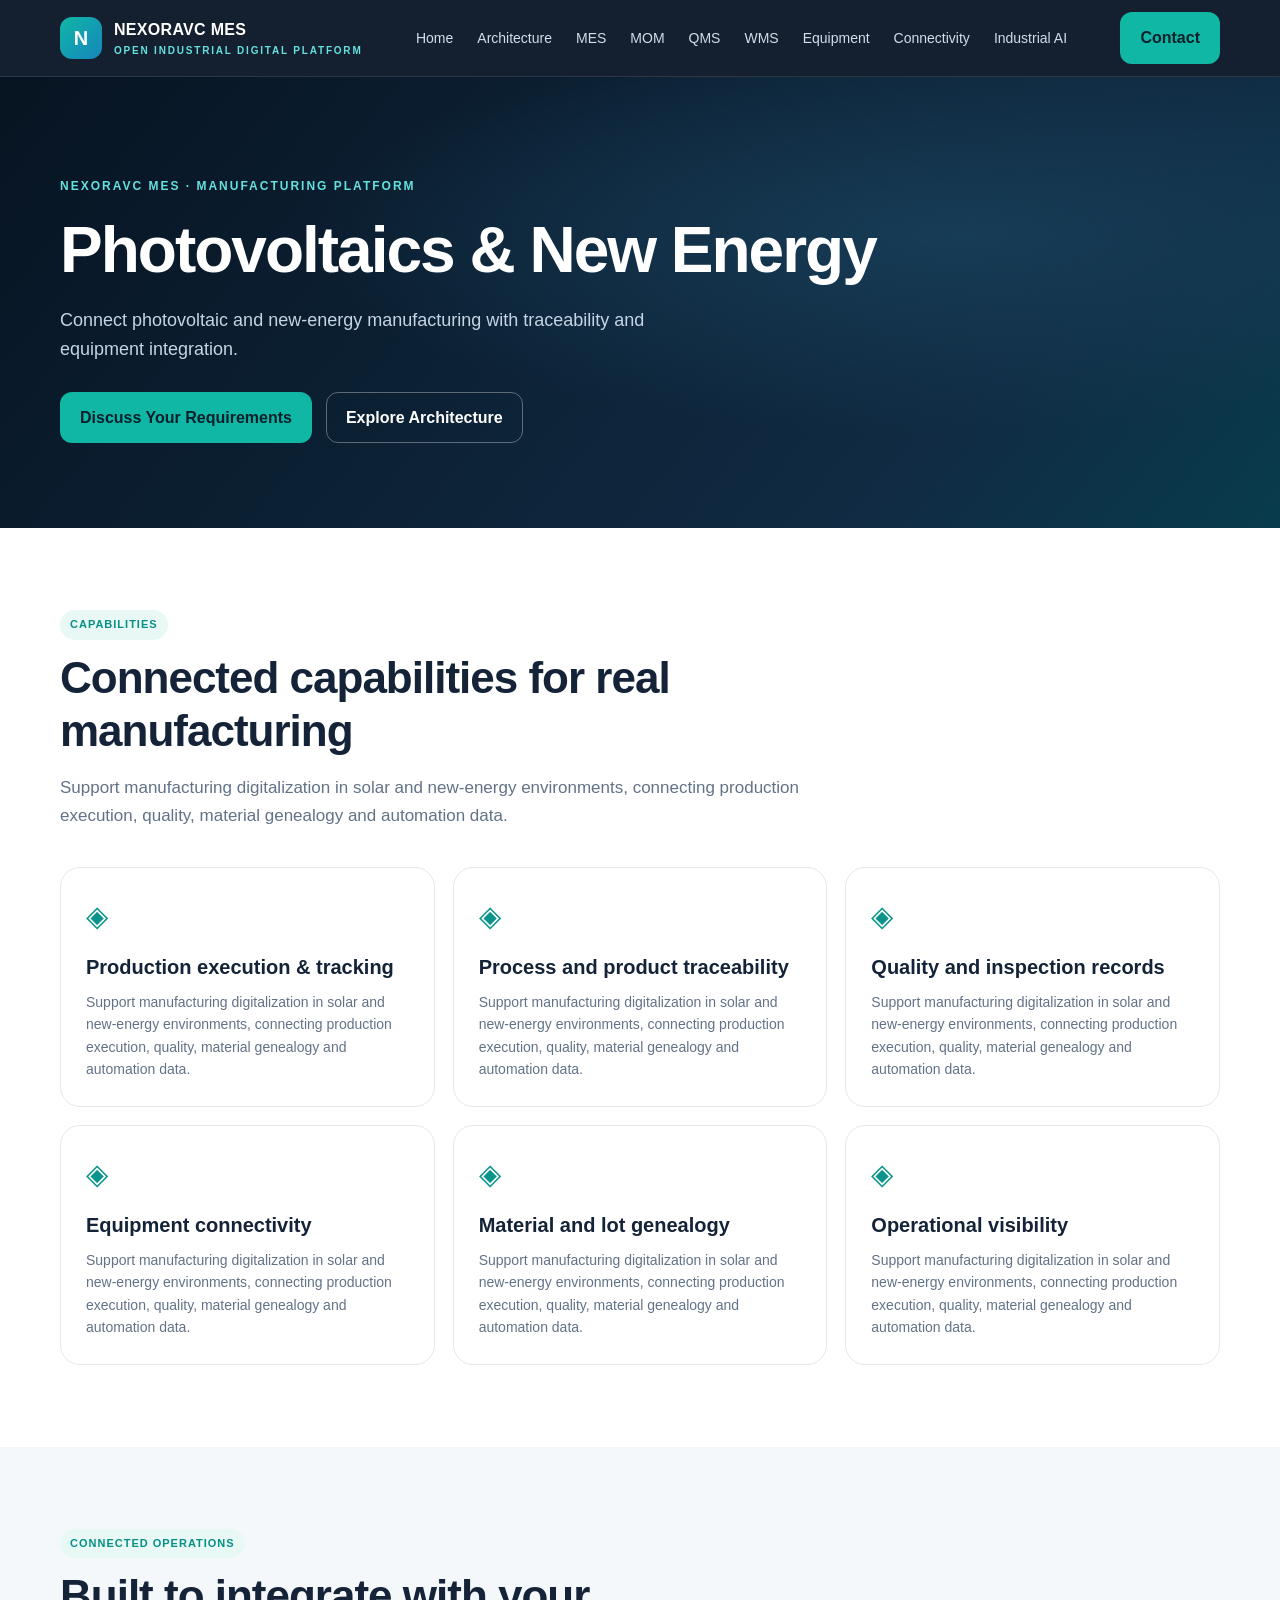
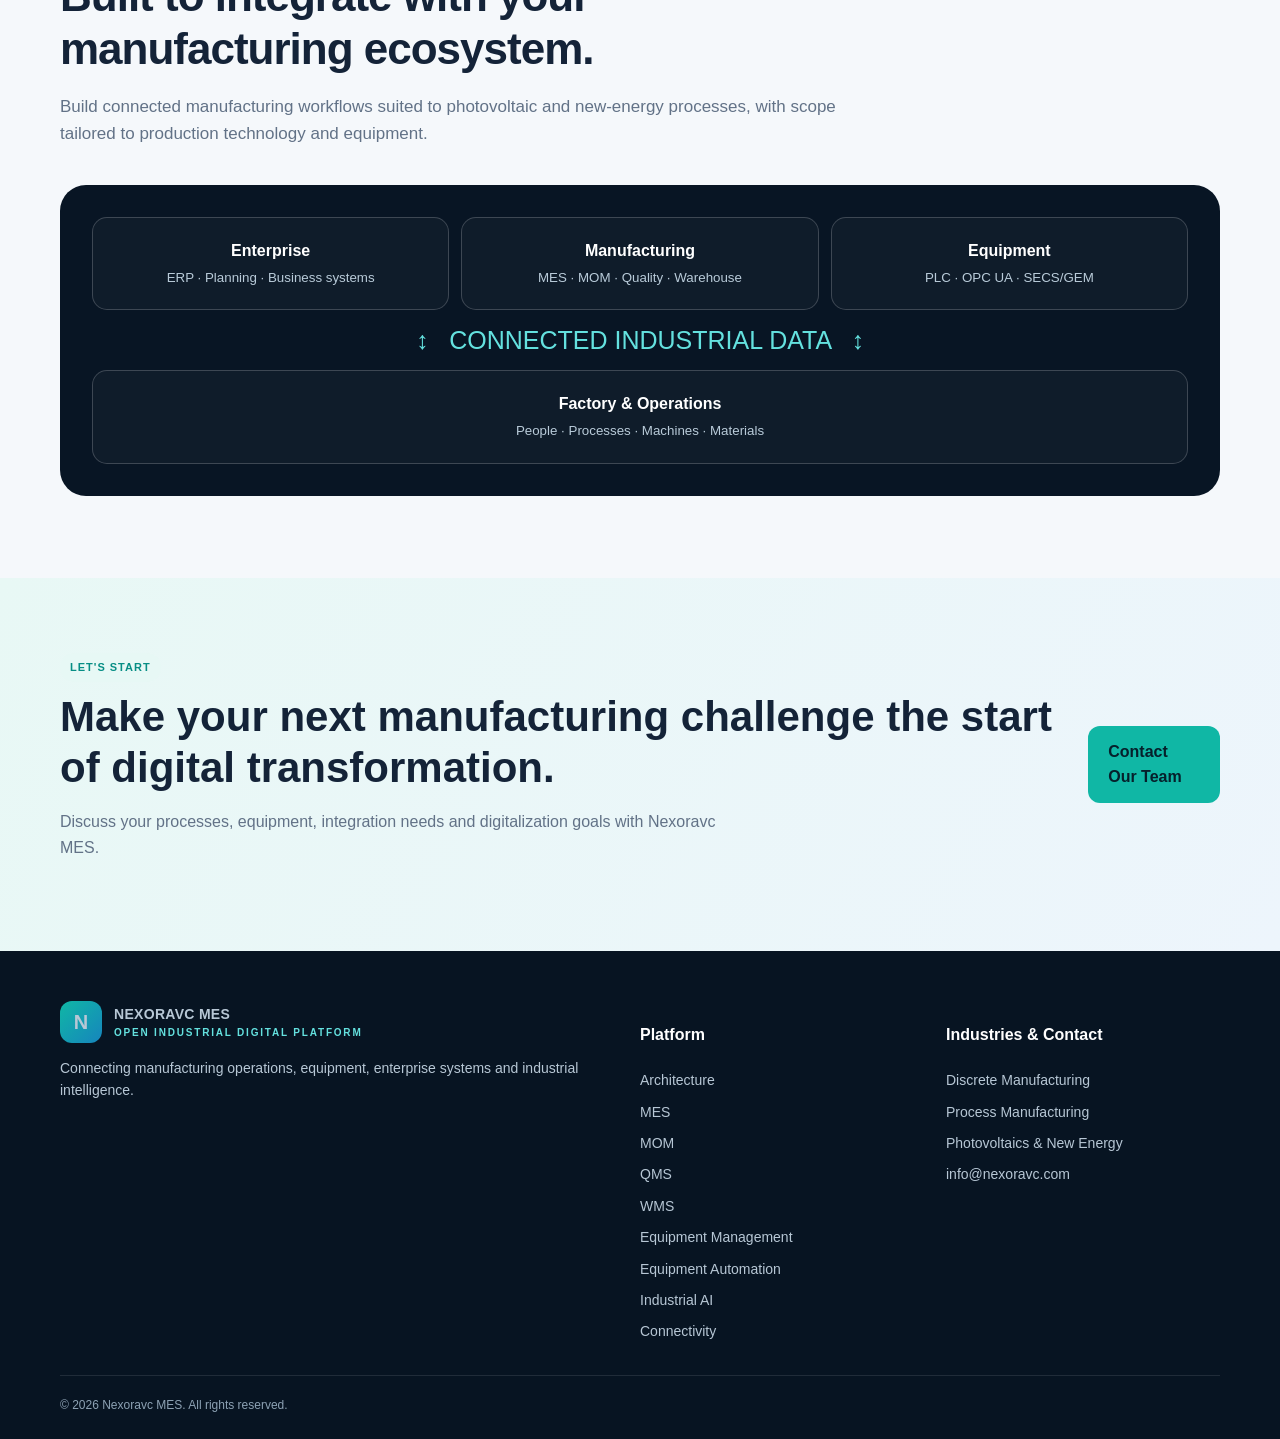
<file: photovoltaics.html>
<!doctype html><html lang="en"><head><meta charset="utf-8"><meta name="viewport" content="width=device-width,initial-scale=1"><meta name="description" content="Nexoravc MES Photovoltaics & New Energy: Connect photovoltaic and new-energy manufacturing with traceability and equipment integration."><title>Photovoltaics & New Energy | Nexoravc MES</title><style>
:root{--navy:#081524;--navy2:#10243a;--teal:#10b7a5;--cyan:#64e1df;--ink:#142338;--muted:#627287;--bg:#f5f8fb;--white:#fff;--line:#e2e9ef;--radius:20px}*{box-sizing:border-box}html{scroll-behavior:smooth}body{margin:0;font-family:Inter,Segoe UI,Arial,sans-serif;color:var(--ink);background:white;line-height:1.6}a{color:inherit;text-decoration:none}.container{width:min(1160px,92%);margin:auto}.nav{position:sticky;top:0;z-index:20;background:rgba(8,21,36,.95);backdrop-filter:blur(12px);color:white;border-bottom:1px solid #ffffff1a}.navin{height:76px;display:flex;align-items:center;justify-content:space-between;gap:24px}.brand{display:flex;align-items:center;gap:12px;font-weight:800;letter-spacing:.3px}.logo{width:42px;height:42px;border-radius:12px;background:linear-gradient(135deg,var(--teal),#1685bd);display:grid;place-items:center;font-weight:900;font-size:20px}.brand small{display:block;color:var(--cyan);font-size:10px;letter-spacing:1.8px;font-weight:600}.links{display:flex;gap:24px;align-items:center;font-size:14px;color:#d3deeb}.links a:hover{color:var(--cyan)}.btn{display:inline-flex;align-items:center;justify-content:center;background:var(--teal);color:#06202b;padding:12px 19px;border-radius:12px;font-weight:750;border:1px solid transparent;transition:.2s}.btn:hover{transform:translateY(-2px);background:#55d9ca}.btn.outline{background:transparent;border-color:#ffffff55;color:white}.btn.light{background:white;color:var(--navy)}.hero{background:radial-gradient(ellipse at 75% 35%,#173c56 0%,transparent 48%),linear-gradient(130deg,#071422,#102b43 75%,#083c4c);color:white;padding:100px 0 85px;overflow:hidden}.hero-grid{display:grid;grid-template-columns:1.05fr .95fr;align-items:center;gap:48px}.eyebrow{color:var(--cyan);font-size:12px;font-weight:800;letter-spacing:2px;text-transform:uppercase}.hero h1{font-size:clamp(38px,5vw,65px);line-height:1.09;letter-spacing:-2px;margin:20px 0}.hero p{color:#c4d5e4;font-size:18px;max-width:630px}.hero .actions{display:flex;gap:14px;flex-wrap:wrap;margin-top:28px}.hero-visual{position:relative;min-height:400px;border-radius:28px;background:linear-gradient(180deg,#12334b88,#08152499),url('https://images.unsplash.com/photo-1565514020179-026b92b84bb6?auto=format&fit=crop&w=1200&q=85') center/cover;border:1px solid #ffffff22;box-shadow:0 25px 70px #0005}.visual-overlay{position:absolute;inset:18px;display:grid;grid-template-columns:1fr 1fr;grid-template-rows:1fr 1fr;gap:12px}.tile{background:#0a1d2bcc;border:1px solid #ffffff24;border-radius:17px;padding:18px;display:flex;flex-direction:column;justify-content:space-between;backdrop-filter:blur(8px)}.tile .icon{font-size:28px;color:var(--cyan)}.tile strong{font-size:16px}.tile span{font-size:12px;color:#b7c9d8}.tagline{display:flex;gap:12px;flex-wrap:wrap;margin-top:30px;color:#b9d0e0;font-size:13px}.tagline span{border:1px solid #ffffff24;padding:8px 11px;border-radius:100px}.section{padding:82px 0}.section.alt{background:var(--bg)}.heading{max-width:780px;margin-bottom:38px}.heading h2{font-size:clamp(30px,3.5vw,44px);line-height:1.2;margin:12px 0;letter-spacing:-1px}.heading p{color:var(--muted);font-size:17px}.cards{display:grid;grid-template-columns:repeat(3,1fr);gap:18px}.card{background:white;border:1px solid var(--line);padding:25px;border-radius:var(--radius);transition:.2s}.card:hover{transform:translateY(-4px);box-shadow:0 15px 35px #11283d12}.card .icon{font-size:29px;color:#0a948b}.card h3{margin:12px 0 8px;font-size:20px}.card p{margin:0;color:var(--muted);font-size:14px}.pill{display:inline-block;font-size:11px;font-weight:800;letter-spacing:1px;color:#078e85;background:#e7f8f5;border-radius:100px;padding:6px 10px;text-transform:uppercase}.architecture{background:var(--navy);color:white;border-radius:26px;padding:32px}.archrow{display:flex;gap:12px;flex-wrap:wrap;justify-content:center}.archnode{flex:1;min-width:150px;text-align:center;padding:20px 12px;border:1px solid #ffffff30;border-radius:15px;background:#ffffff08}.archnode strong{display:block}.archnode small{color:#b9cbd9}.arrow{text-align:center;color:var(--cyan);font-size:25px;margin:10px}.industries{display:grid;grid-template-columns:repeat(3,1fr);gap:18px}.industry{border-radius:22px;overflow:hidden;min-height:320px;position:relative;background-size:cover;background-position:center;color:white;display:flex;align-items:end}.industry:before{content:'';position:absolute;inset:0;background:linear-gradient(0deg,#071522ee,#07152220)}.industry div{position:relative;padding:25px}.industry h3{font-size:24px;margin:0 0 8px}.industry p{color:#d1deea;font-size:14px;margin:0}.connect{background:linear-gradient(130deg,#0b1d30,#0c3a4d);color:white}.connect .heading p{color:#c1d3e2}.protocols{display:grid;grid-template-columns:repeat(3,1fr);gap:14px}.protocol{padding:22px;border:1px solid #ffffff22;background:#ffffff08;border-radius:16px}.protocol h3{margin:0 0 6px}.protocol p{color:#bed0df;margin:0;font-size:14px}.cta{padding:75px 0;background:linear-gradient(120deg,#e8f8f5,#edf5fc)}.cta-box{display:flex;align-items:center;justify-content:space-between;gap:28px}.cta h2{font-size:clamp(28px,3.5vw,42px);line-height:1.2;margin:10px 0}.cta p{color:var(--muted);max-width:670px}.footer{background:#071422;color:#c3d3df;padding:50px 0 24px}.footergrid{display:grid;grid-template-columns:2fr 1fr 1fr;gap:32px}.footer h4{color:white}.footer p,.footer a{color:#b7c7d5;font-size:14px}.footerlinks{display:grid;gap:9px}.copyright{border-top:1px solid #ffffff1a;margin-top:32px;padding-top:20px;font-size:12px;color:#8da2b4}.mobilemenu{display:none}.contact-form{display:grid;gap:12px;max-width:560px}.contact-form input,.contact-form textarea,.contact-form select{width:100%;padding:13px;border-radius:12px;border:1px solid #ccd8e2;font:inherit}.contact-form textarea{min-height:120px}.note{font-size:12px;color:#6d7e8f}
@media(max-width:900px){.hero-grid{grid-template-columns:1fr}.hero-visual{min-height:330px}.cards{grid-template-columns:repeat(2,1fr)}.industries{grid-template-columns:1fr 1fr}.protocols{grid-template-columns:1fr 1fr}.links{gap:12px}.cta-box{display:block}.footergrid{grid-template-columns:1fr 1fr}}
@media(max-width:640px){.links{display:none}.mobilemenu{display:block;color:white}.hero{padding:70px 0}.hero-visual{min-height:300px}.cards,.industries,.protocols,.footergrid{grid-template-columns:1fr}.section{padding:62px 0}.visual-overlay{inset:12px;gap:8px}.tile{padding:12px}.tile strong{font-size:14px}.navin{height:68px}}
</style></head><body><header class="nav"><div class="container navin"><a class="brand" href="index.html"><span class="logo">N</span><span>NEXORAVC MES<small>OPEN INDUSTRIAL DIGITAL PLATFORM</small></span></a><nav class="links"><a href="index.html">Home</a><a href="platform-architecture.html">Architecture</a><a href="mes-product.html">MES</a><a href="mom.html">MOM</a><a href="qms.html">QMS</a><a href="wms.html">WMS</a><a href="equipment-management.html">Equipment</a><a href="connectivity.html">Connectivity</a><a href="industrial-ai.html">Industrial AI</a></nav><a class="btn" href="mailto:info@nexoravc.com?subject=Nexoravc%20MES%20Inquiry">Contact</a></div></header><main><section class="hero"><div class="container"><div class="eyebrow">Nexoravc MES · Manufacturing Platform</div><h1>Photovoltaics & New Energy</h1><p>Connect photovoltaic and new-energy manufacturing with traceability and equipment integration.</p><div class="actions"><a class="btn" href="mailto:info@nexoravc.com?subject=Photovoltaics%20&%20New%20Energy%20Inquiry">Discuss Your Requirements</a><a class="btn outline" href="platform-architecture.html">Explore Architecture</a></div></div></section><section class="section"><div class="container"><div class="heading"><span class="pill">Capabilities</span><h2>Connected capabilities for real manufacturing</h2><p>Support manufacturing digitalization in solar and new-energy environments, connecting production execution, quality, material genealogy and automation data.</p></div><div class="cards"><article class="card"><div class="icon">◈</div><h3>Production execution & tracking</h3><p>Support manufacturing digitalization in solar and new-energy environments, connecting production execution, quality, material genealogy and automation data.</p></article><article class="card"><div class="icon">◈</div><h3>Process and product traceability</h3><p>Support manufacturing digitalization in solar and new-energy environments, connecting production execution, quality, material genealogy and automation data.</p></article><article class="card"><div class="icon">◈</div><h3>Quality and inspection records</h3><p>Support manufacturing digitalization in solar and new-energy environments, connecting production execution, quality, material genealogy and automation data.</p></article><article class="card"><div class="icon">◈</div><h3>Equipment connectivity</h3><p>Support manufacturing digitalization in solar and new-energy environments, connecting production execution, quality, material genealogy and automation data.</p></article><article class="card"><div class="icon">◈</div><h3>Material and lot genealogy</h3><p>Support manufacturing digitalization in solar and new-energy environments, connecting production execution, quality, material genealogy and automation data.</p></article><article class="card"><div class="icon">◈</div><h3>Operational visibility</h3><p>Support manufacturing digitalization in solar and new-energy environments, connecting production execution, quality, material genealogy and automation data.</p></article></div></div></section><section class="section alt"><div class="container"><div class="heading"><span class="pill">Connected Operations</span><h2>Built to integrate with your manufacturing ecosystem.</h2><p>Build connected manufacturing workflows suited to photovoltaic and new-energy processes, with scope tailored to production technology and equipment.</p></div><div class="architecture"><div class="archrow"><div class="archnode"><strong>Enterprise</strong><small>ERP · Planning · Business systems</small></div><div class="archnode"><strong>Manufacturing</strong><small>MES · MOM · Quality · Warehouse</small></div><div class="archnode"><strong>Equipment</strong><small>PLC · OPC UA · SECS/GEM</small></div></div><div class="arrow">↕ &nbsp; CONNECTED INDUSTRIAL DATA &nbsp; ↕</div><div class="archrow"><div class="archnode"><strong>Factory & Operations</strong><small>People · Processes · Machines · Materials</small></div></div></div></div></section><section class="cta"><div class="container cta-box"><div><span class="pill">Let's Start</span><h2>Make your next manufacturing challenge the start of digital transformation.</h2><p>Discuss your processes, equipment, integration needs and digitalization goals with Nexoravc MES.</p></div><a class="btn" href="mailto:info@nexoravc.com?subject=Nexoravc%20MES%20Inquiry">Contact Our Team</a></div></section></main><footer class="footer"><div class="container"><div class="footergrid"><div><a class="brand" href="index.html"><span class="logo">N</span><span>NEXORAVC MES<small>OPEN INDUSTRIAL DIGITAL PLATFORM</small></span></a><p>Connecting manufacturing operations, equipment, enterprise systems and industrial intelligence.</p></div><div><h4>Platform</h4><div class="footerlinks"><a href="platform-architecture.html">Architecture</a><a href="mes-product.html">MES</a><a href="mom.html">MOM</a><a href="qms.html">QMS</a><a href="wms.html">WMS</a><a href="equipment-management.html">Equipment Management</a><a href="equipment-automation.html">Equipment Automation</a><a href="industrial-ai.html">Industrial AI</a><a href="connectivity.html">Connectivity</a></div></div><div><h4>Industries & Contact</h4><div class="footerlinks"><a href="discrete-manufacturing.html">Discrete Manufacturing</a><a href="process-manufacturing.html">Process Manufacturing</a><a href="photovoltaics.html">Photovoltaics & New Energy</a><a href="mailto:info@nexoravc.com">info@nexoravc.com</a></div></div></div><div class="copyright">© 2026 Nexoravc MES. All rights reserved.</div></div></footer></body></html>
</file>
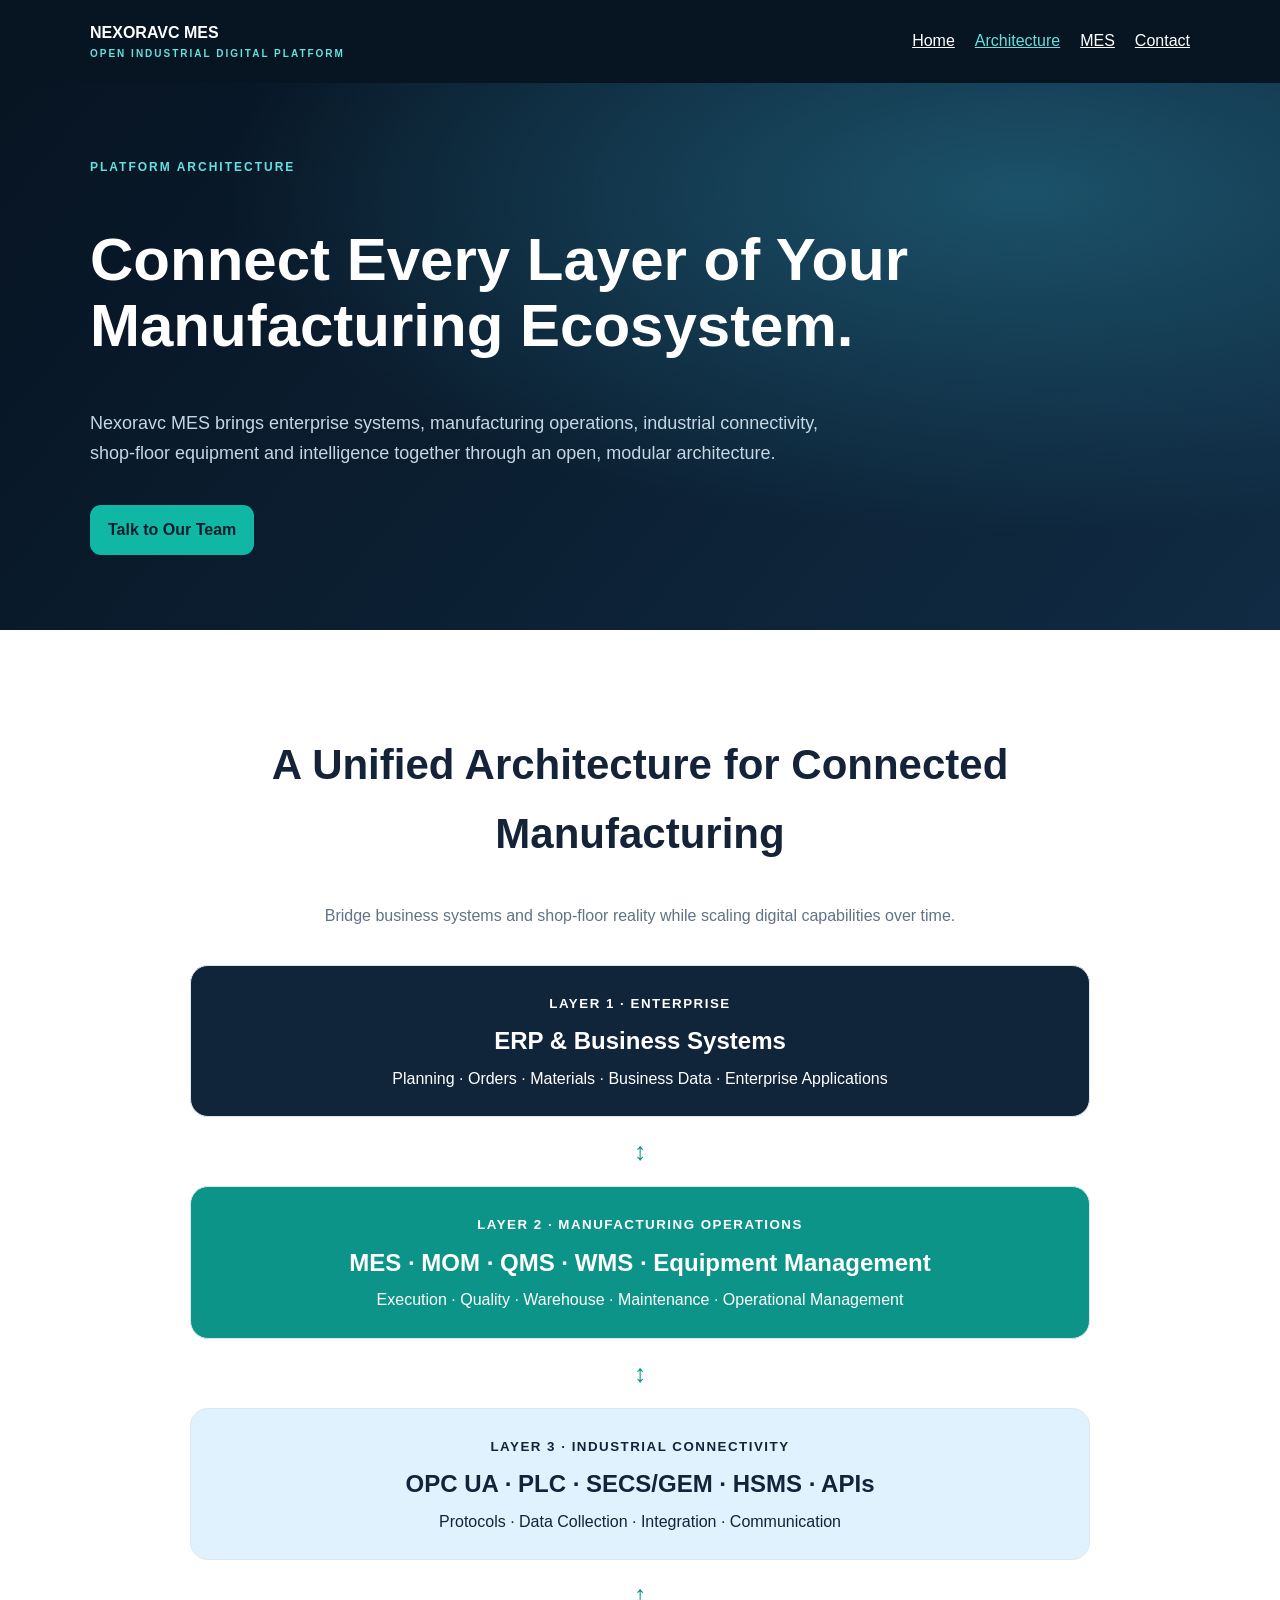
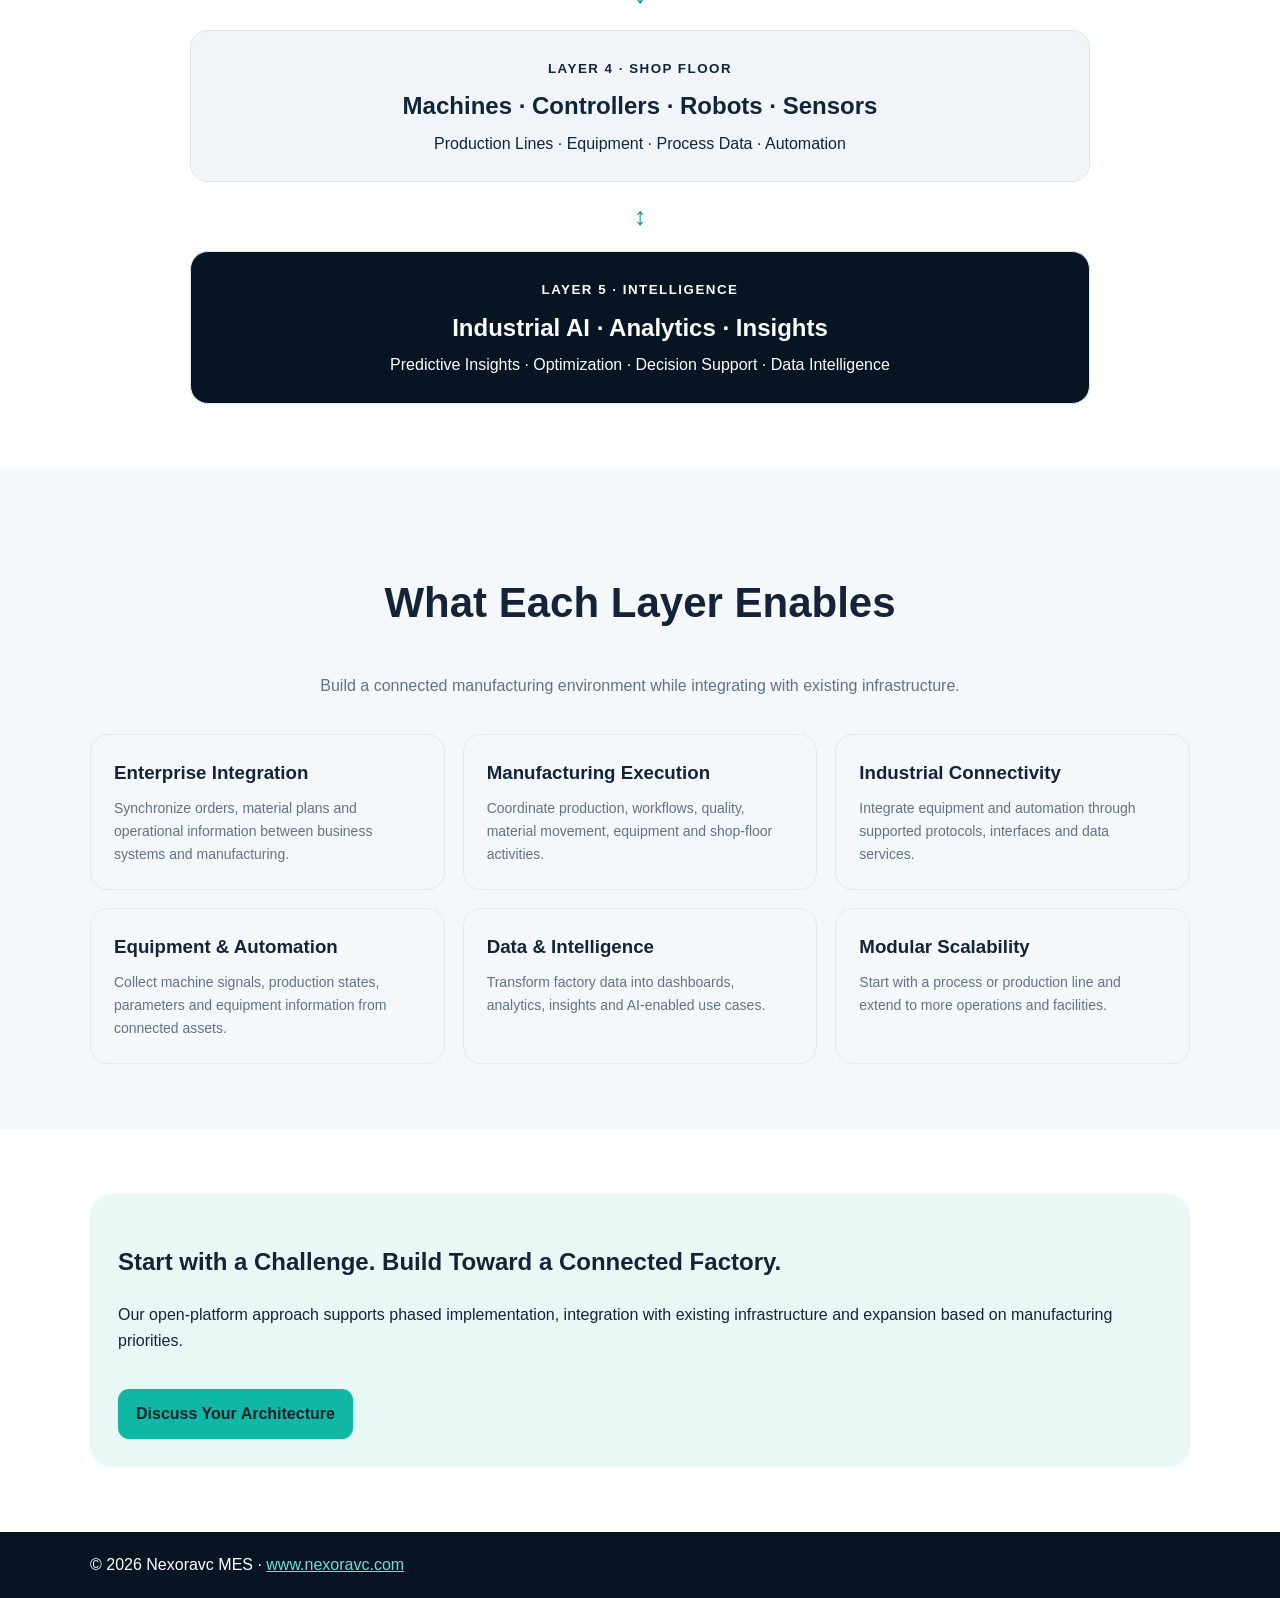
<file: platform-architecture.html>
<!DOCTYPE html><html lang="en"><head><meta charset="UTF-8"><meta name="viewport" content="width=device-width,initial-scale=1"><title>Platform Architecture | Nexoravc MES</title><meta name="description" content="Nexoravc MES open manufacturing platform architecture."><style>*{box-sizing:border-box}body{margin:0;font-family:Inter,Segoe UI,Arial,sans-serif;color:#142338;line-height:1.65}.container{width:min(1100px,92%);margin:auto}.nav,.footer{background:#071422;color:#fff;padding:20px}.brand{font-weight:800}.brand small{display:block;color:#64e1df;font-size:10px;letter-spacing:2px}.hero{background:radial-gradient(ellipse at 80% 20%,#1b526a,transparent 55%),linear-gradient(130deg,#071422,#102b43);color:white;padding:75px 0}.eyebrow{color:#64e1df;font-size:12px;letter-spacing:2px;font-weight:bold}.hero h1{font-size:clamp(36px,5vw,60px);line-height:1.1}.hero p{font-size:18px;color:#c5d7e5;max-width:760px}.btn{display:inline-block;background:#10b7a5;color:#06202b;padding:12px 18px;border-radius:11px;font-weight:750;margin-top:18px;text-decoration:none}.section{padding:65px 0}.heading{text-align:center;max-width:780px;margin:0 auto 35px}.heading h2{font-size:clamp(28px,4vw,42px)}.heading p{color:#627287}.layers{display:grid;gap:14px;max-width:900px;margin:auto}.layer{border-radius:18px;padding:24px;text-align:center;border:1px solid #dce6ee}.layer h3{margin:5px 0;font-size:24px}.layer p{margin:0}.layer small{font-weight:800;letter-spacing:1.5px}.dark{background:#10243a;color:white}.teal{background:#0d9488;color:white}.blue{background:#e0f2fe;color:#10243a}.neutral{background:#f1f5f9;color:#10243a}.deep{background:#071422;color:white}.arrow{text-align:center;color:#0d9488;font-size:25px}.cards{display:grid;grid-template-columns:repeat(3,1fr);gap:18px}.card{padding:23px;border:1px solid #e2e9ef;border-radius:18px}.card h3{margin:0 0 8px}.card p{margin:0;color:#627287;font-size:14px}.callout{background:#e8f8f5;padding:28px;border-radius:22px}@media(max-width:700px){.cards{grid-template-columns:1fr}.hero{padding:55px 0}.section{padding:48px 0}}</style></head><body><header class="nav"><div class="container" style="display:flex;justify-content:space-between;align-items:center;gap:20px;flex-wrap:wrap"><a class="brand" href="index.html" style="color:white;text-decoration:none">NEXORAVC MES<small>OPEN INDUSTRIAL DIGITAL PLATFORM</small></a><nav style="display:flex;gap:20px;flex-wrap:wrap"><a href="index.html" style="color:white">Home</a><a href="platform-architecture.html" style="color:#64e1df">Architecture</a><a href="mes-product.html" style="color:white">MES</a><a href="index.html#contact" style="color:white">Contact</a></nav></div></header><section class="hero"><div class="container"><div class="eyebrow">PLATFORM ARCHITECTURE</div><h1>Connect Every Layer of Your Manufacturing Ecosystem.</h1><p>Nexoravc MES brings enterprise systems, manufacturing operations, industrial connectivity, shop-floor equipment and intelligence together through an open, modular architecture.</p><a class="btn" href="index.html#contact">Talk to Our Team</a></div></section><section class="section"><div class="container"><div class="heading"><h2>A Unified Architecture for Connected Manufacturing</h2><p>Bridge business systems and shop-floor reality while scaling digital capabilities over time.</p></div><div class="layers"><div class="layer dark"><small>LAYER 1 · ENTERPRISE</small><h3>ERP & Business Systems</h3><p>Planning · Orders · Materials · Business Data · Enterprise Applications</p></div><div class="arrow">↕</div><div class="layer teal"><small>LAYER 2 · MANUFACTURING OPERATIONS</small><h3>MES · MOM · QMS · WMS · Equipment Management</h3><p>Execution · Quality · Warehouse · Maintenance · Operational Management</p></div><div class="arrow">↕</div><div class="layer blue"><small>LAYER 3 · INDUSTRIAL CONNECTIVITY</small><h3>OPC UA · PLC · SECS/GEM · HSMS · APIs</h3><p>Protocols · Data Collection · Integration · Communication</p></div><div class="arrow">↕</div><div class="layer neutral"><small>LAYER 4 · SHOP FLOOR</small><h3>Machines · Controllers · Robots · Sensors</h3><p>Production Lines · Equipment · Process Data · Automation</p></div><div class="arrow">↕</div><div class="layer deep"><small>LAYER 5 · INTELLIGENCE</small><h3>Industrial AI · Analytics · Insights</h3><p>Predictive Insights · Optimization · Decision Support · Data Intelligence</p></div></div></div></section><section class="section" style="background:#f5f8fb"><div class="container"><div class="heading"><h2>What Each Layer Enables</h2><p>Build a connected manufacturing environment while integrating with existing infrastructure.</p></div><div class="cards"><div class="card"><h3>Enterprise Integration</h3><p>Synchronize orders, material plans and operational information between business systems and manufacturing.</p></div><div class="card"><h3>Manufacturing Execution</h3><p>Coordinate production, workflows, quality, material movement, equipment and shop-floor activities.</p></div><div class="card"><h3>Industrial Connectivity</h3><p>Integrate equipment and automation through supported protocols, interfaces and data services.</p></div><div class="card"><h3>Equipment & Automation</h3><p>Collect machine signals, production states, parameters and equipment information from connected assets.</p></div><div class="card"><h3>Data & Intelligence</h3><p>Transform factory data into dashboards, analytics, insights and AI-enabled use cases.</p></div><div class="card"><h3>Modular Scalability</h3><p>Start with a process or production line and extend to more operations and facilities.</p></div></div></div></section><section class="section"><div class="container"><div class="callout"><h2>Start with a Challenge. Build Toward a Connected Factory.</h2><p>Our open-platform approach supports phased implementation, integration with existing infrastructure and expansion based on manufacturing priorities.</p><a class="btn" href="mailto:info@nexoravc.com?subject=Platform%20Architecture%20Inquiry">Discuss Your Architecture</a></div></div></section><footer class="footer"><div class="container">© 2026 Nexoravc MES · <a href="https://www.nexoravc.com" style="color:#64e1df">www.nexoravc.com</a></div></footer></body></html>
</file>
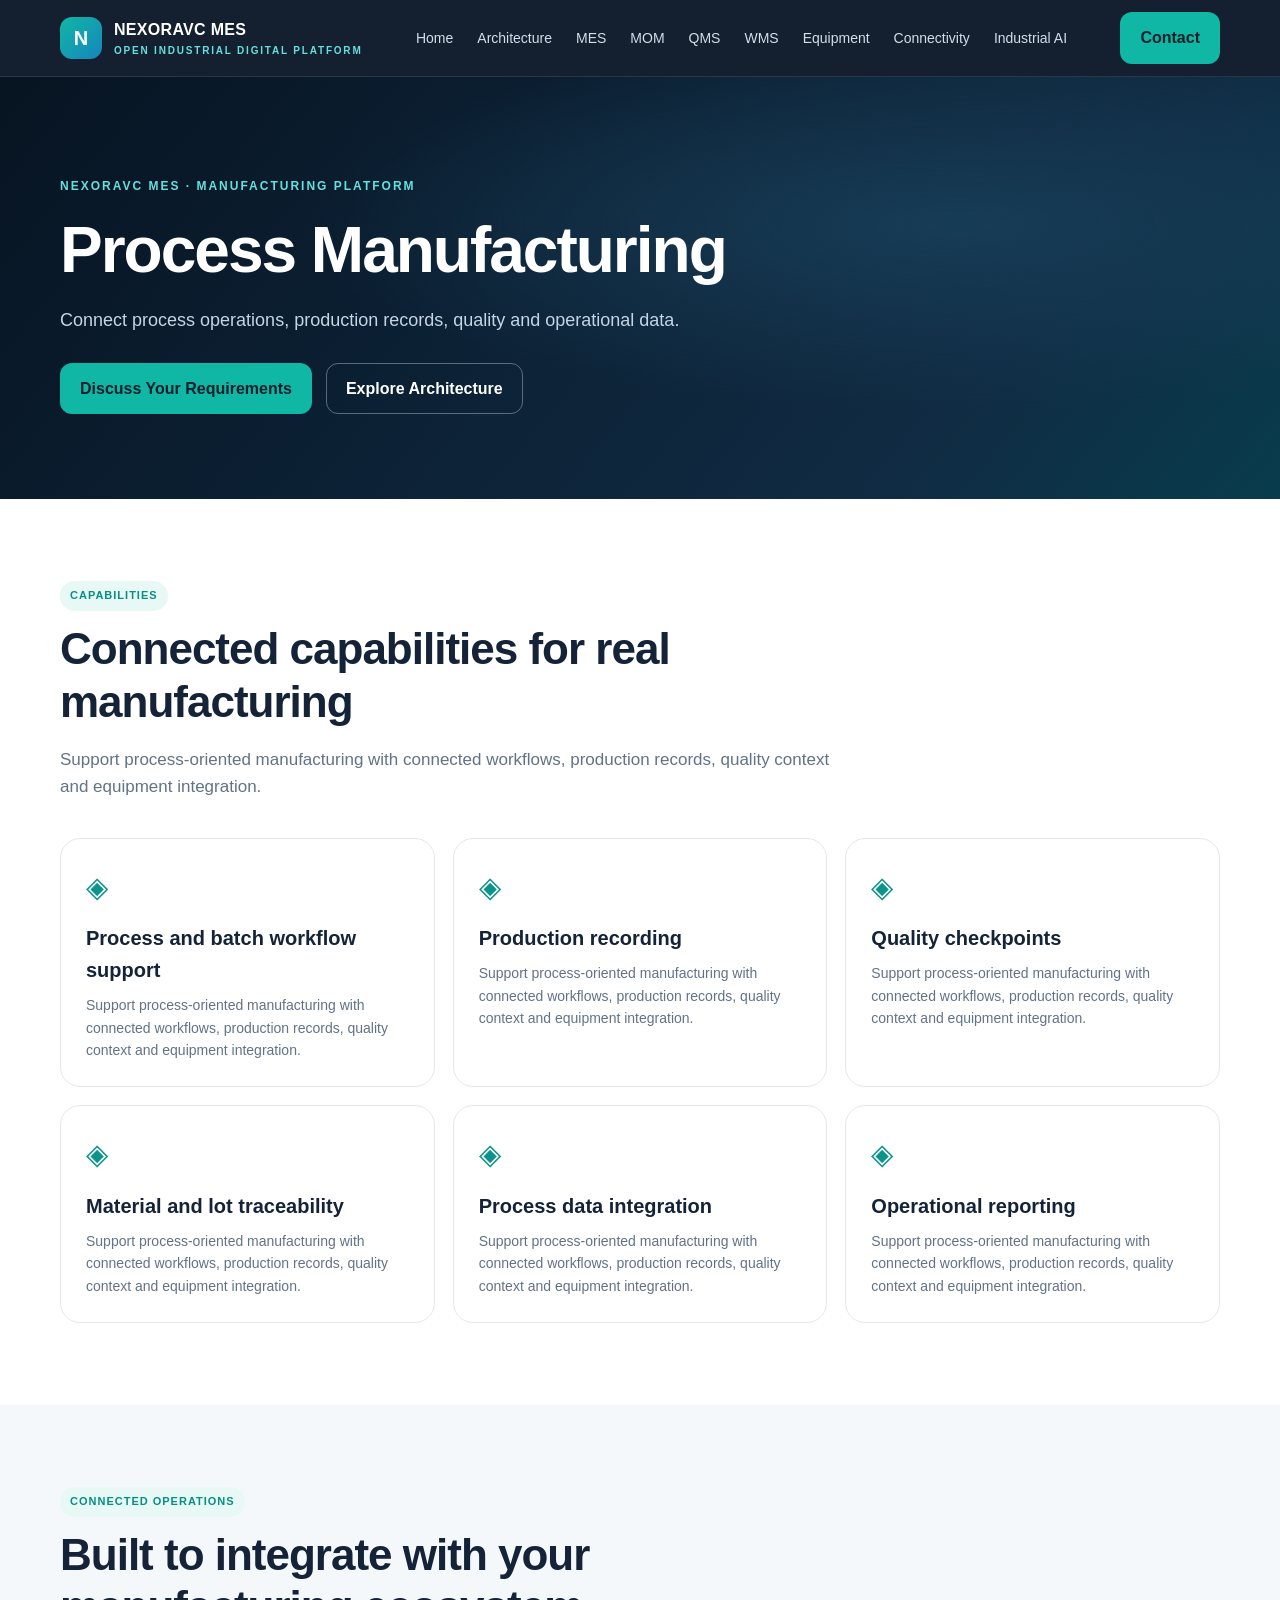
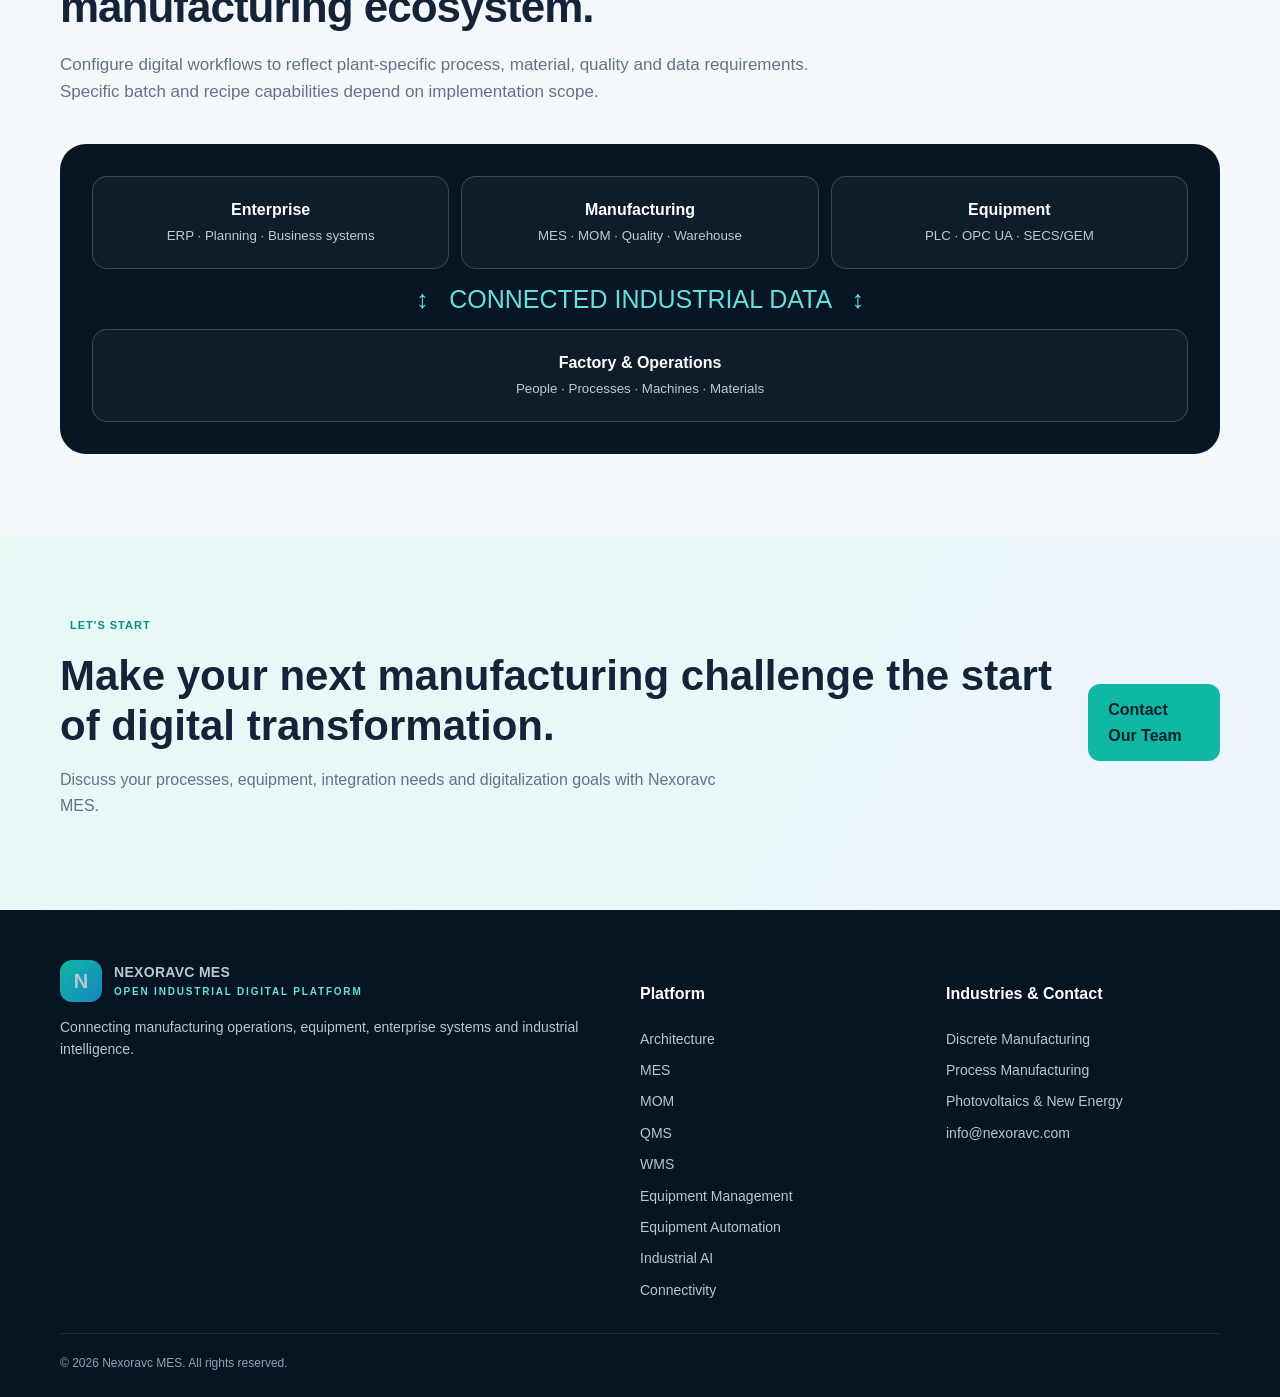
<file: process-manufacturing.html>
<!doctype html><html lang="en"><head><meta charset="utf-8"><meta name="viewport" content="width=device-width,initial-scale=1"><meta name="description" content="Nexoravc MES Process Manufacturing: Connect process operations, production records, quality and operational data."><title>Process Manufacturing | Nexoravc MES</title><style>
:root{--navy:#081524;--navy2:#10243a;--teal:#10b7a5;--cyan:#64e1df;--ink:#142338;--muted:#627287;--bg:#f5f8fb;--white:#fff;--line:#e2e9ef;--radius:20px}*{box-sizing:border-box}html{scroll-behavior:smooth}body{margin:0;font-family:Inter,Segoe UI,Arial,sans-serif;color:var(--ink);background:white;line-height:1.6}a{color:inherit;text-decoration:none}.container{width:min(1160px,92%);margin:auto}.nav{position:sticky;top:0;z-index:20;background:rgba(8,21,36,.95);backdrop-filter:blur(12px);color:white;border-bottom:1px solid #ffffff1a}.navin{height:76px;display:flex;align-items:center;justify-content:space-between;gap:24px}.brand{display:flex;align-items:center;gap:12px;font-weight:800;letter-spacing:.3px}.logo{width:42px;height:42px;border-radius:12px;background:linear-gradient(135deg,var(--teal),#1685bd);display:grid;place-items:center;font-weight:900;font-size:20px}.brand small{display:block;color:var(--cyan);font-size:10px;letter-spacing:1.8px;font-weight:600}.links{display:flex;gap:24px;align-items:center;font-size:14px;color:#d3deeb}.links a:hover{color:var(--cyan)}.btn{display:inline-flex;align-items:center;justify-content:center;background:var(--teal);color:#06202b;padding:12px 19px;border-radius:12px;font-weight:750;border:1px solid transparent;transition:.2s}.btn:hover{transform:translateY(-2px);background:#55d9ca}.btn.outline{background:transparent;border-color:#ffffff55;color:white}.btn.light{background:white;color:var(--navy)}.hero{background:radial-gradient(ellipse at 75% 35%,#173c56 0%,transparent 48%),linear-gradient(130deg,#071422,#102b43 75%,#083c4c);color:white;padding:100px 0 85px;overflow:hidden}.hero-grid{display:grid;grid-template-columns:1.05fr .95fr;align-items:center;gap:48px}.eyebrow{color:var(--cyan);font-size:12px;font-weight:800;letter-spacing:2px;text-transform:uppercase}.hero h1{font-size:clamp(38px,5vw,65px);line-height:1.09;letter-spacing:-2px;margin:20px 0}.hero p{color:#c4d5e4;font-size:18px;max-width:630px}.hero .actions{display:flex;gap:14px;flex-wrap:wrap;margin-top:28px}.hero-visual{position:relative;min-height:400px;border-radius:28px;background:linear-gradient(180deg,#12334b88,#08152499),url('https://images.unsplash.com/photo-1565514020179-026b92b84bb6?auto=format&fit=crop&w=1200&q=85') center/cover;border:1px solid #ffffff22;box-shadow:0 25px 70px #0005}.visual-overlay{position:absolute;inset:18px;display:grid;grid-template-columns:1fr 1fr;grid-template-rows:1fr 1fr;gap:12px}.tile{background:#0a1d2bcc;border:1px solid #ffffff24;border-radius:17px;padding:18px;display:flex;flex-direction:column;justify-content:space-between;backdrop-filter:blur(8px)}.tile .icon{font-size:28px;color:var(--cyan)}.tile strong{font-size:16px}.tile span{font-size:12px;color:#b7c9d8}.tagline{display:flex;gap:12px;flex-wrap:wrap;margin-top:30px;color:#b9d0e0;font-size:13px}.tagline span{border:1px solid #ffffff24;padding:8px 11px;border-radius:100px}.section{padding:82px 0}.section.alt{background:var(--bg)}.heading{max-width:780px;margin-bottom:38px}.heading h2{font-size:clamp(30px,3.5vw,44px);line-height:1.2;margin:12px 0;letter-spacing:-1px}.heading p{color:var(--muted);font-size:17px}.cards{display:grid;grid-template-columns:repeat(3,1fr);gap:18px}.card{background:white;border:1px solid var(--line);padding:25px;border-radius:var(--radius);transition:.2s}.card:hover{transform:translateY(-4px);box-shadow:0 15px 35px #11283d12}.card .icon{font-size:29px;color:#0a948b}.card h3{margin:12px 0 8px;font-size:20px}.card p{margin:0;color:var(--muted);font-size:14px}.pill{display:inline-block;font-size:11px;font-weight:800;letter-spacing:1px;color:#078e85;background:#e7f8f5;border-radius:100px;padding:6px 10px;text-transform:uppercase}.architecture{background:var(--navy);color:white;border-radius:26px;padding:32px}.archrow{display:flex;gap:12px;flex-wrap:wrap;justify-content:center}.archnode{flex:1;min-width:150px;text-align:center;padding:20px 12px;border:1px solid #ffffff30;border-radius:15px;background:#ffffff08}.archnode strong{display:block}.archnode small{color:#b9cbd9}.arrow{text-align:center;color:var(--cyan);font-size:25px;margin:10px}.industries{display:grid;grid-template-columns:repeat(3,1fr);gap:18px}.industry{border-radius:22px;overflow:hidden;min-height:320px;position:relative;background-size:cover;background-position:center;color:white;display:flex;align-items:end}.industry:before{content:'';position:absolute;inset:0;background:linear-gradient(0deg,#071522ee,#07152220)}.industry div{position:relative;padding:25px}.industry h3{font-size:24px;margin:0 0 8px}.industry p{color:#d1deea;font-size:14px;margin:0}.connect{background:linear-gradient(130deg,#0b1d30,#0c3a4d);color:white}.connect .heading p{color:#c1d3e2}.protocols{display:grid;grid-template-columns:repeat(3,1fr);gap:14px}.protocol{padding:22px;border:1px solid #ffffff22;background:#ffffff08;border-radius:16px}.protocol h3{margin:0 0 6px}.protocol p{color:#bed0df;margin:0;font-size:14px}.cta{padding:75px 0;background:linear-gradient(120deg,#e8f8f5,#edf5fc)}.cta-box{display:flex;align-items:center;justify-content:space-between;gap:28px}.cta h2{font-size:clamp(28px,3.5vw,42px);line-height:1.2;margin:10px 0}.cta p{color:var(--muted);max-width:670px}.footer{background:#071422;color:#c3d3df;padding:50px 0 24px}.footergrid{display:grid;grid-template-columns:2fr 1fr 1fr;gap:32px}.footer h4{color:white}.footer p,.footer a{color:#b7c7d5;font-size:14px}.footerlinks{display:grid;gap:9px}.copyright{border-top:1px solid #ffffff1a;margin-top:32px;padding-top:20px;font-size:12px;color:#8da2b4}.mobilemenu{display:none}.contact-form{display:grid;gap:12px;max-width:560px}.contact-form input,.contact-form textarea,.contact-form select{width:100%;padding:13px;border-radius:12px;border:1px solid #ccd8e2;font:inherit}.contact-form textarea{min-height:120px}.note{font-size:12px;color:#6d7e8f}
@media(max-width:900px){.hero-grid{grid-template-columns:1fr}.hero-visual{min-height:330px}.cards{grid-template-columns:repeat(2,1fr)}.industries{grid-template-columns:1fr 1fr}.protocols{grid-template-columns:1fr 1fr}.links{gap:12px}.cta-box{display:block}.footergrid{grid-template-columns:1fr 1fr}}
@media(max-width:640px){.links{display:none}.mobilemenu{display:block;color:white}.hero{padding:70px 0}.hero-visual{min-height:300px}.cards,.industries,.protocols,.footergrid{grid-template-columns:1fr}.section{padding:62px 0}.visual-overlay{inset:12px;gap:8px}.tile{padding:12px}.tile strong{font-size:14px}.navin{height:68px}}
</style></head><body><header class="nav"><div class="container navin"><a class="brand" href="index.html"><span class="logo">N</span><span>NEXORAVC MES<small>OPEN INDUSTRIAL DIGITAL PLATFORM</small></span></a><nav class="links"><a href="index.html">Home</a><a href="platform-architecture.html">Architecture</a><a href="mes-product.html">MES</a><a href="mom.html">MOM</a><a href="qms.html">QMS</a><a href="wms.html">WMS</a><a href="equipment-management.html">Equipment</a><a href="connectivity.html">Connectivity</a><a href="industrial-ai.html">Industrial AI</a></nav><a class="btn" href="mailto:info@nexoravc.com?subject=Nexoravc%20MES%20Inquiry">Contact</a></div></header><main><section class="hero"><div class="container"><div class="eyebrow">Nexoravc MES · Manufacturing Platform</div><h1>Process Manufacturing</h1><p>Connect process operations, production records, quality and operational data.</p><div class="actions"><a class="btn" href="mailto:info@nexoravc.com?subject=Process%20Manufacturing%20Inquiry">Discuss Your Requirements</a><a class="btn outline" href="platform-architecture.html">Explore Architecture</a></div></div></section><section class="section"><div class="container"><div class="heading"><span class="pill">Capabilities</span><h2>Connected capabilities for real manufacturing</h2><p>Support process-oriented manufacturing with connected workflows, production records, quality context and equipment integration.</p></div><div class="cards"><article class="card"><div class="icon">◈</div><h3>Process and batch workflow support</h3><p>Support process-oriented manufacturing with connected workflows, production records, quality context and equipment integration.</p></article><article class="card"><div class="icon">◈</div><h3>Production recording</h3><p>Support process-oriented manufacturing with connected workflows, production records, quality context and equipment integration.</p></article><article class="card"><div class="icon">◈</div><h3>Quality checkpoints</h3><p>Support process-oriented manufacturing with connected workflows, production records, quality context and equipment integration.</p></article><article class="card"><div class="icon">◈</div><h3>Material and lot traceability</h3><p>Support process-oriented manufacturing with connected workflows, production records, quality context and equipment integration.</p></article><article class="card"><div class="icon">◈</div><h3>Process data integration</h3><p>Support process-oriented manufacturing with connected workflows, production records, quality context and equipment integration.</p></article><article class="card"><div class="icon">◈</div><h3>Operational reporting</h3><p>Support process-oriented manufacturing with connected workflows, production records, quality context and equipment integration.</p></article></div></div></section><section class="section alt"><div class="container"><div class="heading"><span class="pill">Connected Operations</span><h2>Built to integrate with your manufacturing ecosystem.</h2><p>Configure digital workflows to reflect plant-specific process, material, quality and data requirements. Specific batch and recipe capabilities depend on implementation scope.</p></div><div class="architecture"><div class="archrow"><div class="archnode"><strong>Enterprise</strong><small>ERP · Planning · Business systems</small></div><div class="archnode"><strong>Manufacturing</strong><small>MES · MOM · Quality · Warehouse</small></div><div class="archnode"><strong>Equipment</strong><small>PLC · OPC UA · SECS/GEM</small></div></div><div class="arrow">↕ &nbsp; CONNECTED INDUSTRIAL DATA &nbsp; ↕</div><div class="archrow"><div class="archnode"><strong>Factory & Operations</strong><small>People · Processes · Machines · Materials</small></div></div></div></div></section><section class="cta"><div class="container cta-box"><div><span class="pill">Let's Start</span><h2>Make your next manufacturing challenge the start of digital transformation.</h2><p>Discuss your processes, equipment, integration needs and digitalization goals with Nexoravc MES.</p></div><a class="btn" href="mailto:info@nexoravc.com?subject=Nexoravc%20MES%20Inquiry">Contact Our Team</a></div></section></main><footer class="footer"><div class="container"><div class="footergrid"><div><a class="brand" href="index.html"><span class="logo">N</span><span>NEXORAVC MES<small>OPEN INDUSTRIAL DIGITAL PLATFORM</small></span></a><p>Connecting manufacturing operations, equipment, enterprise systems and industrial intelligence.</p></div><div><h4>Platform</h4><div class="footerlinks"><a href="platform-architecture.html">Architecture</a><a href="mes-product.html">MES</a><a href="mom.html">MOM</a><a href="qms.html">QMS</a><a href="wms.html">WMS</a><a href="equipment-management.html">Equipment Management</a><a href="equipment-automation.html">Equipment Automation</a><a href="industrial-ai.html">Industrial AI</a><a href="connectivity.html">Connectivity</a></div></div><div><h4>Industries & Contact</h4><div class="footerlinks"><a href="discrete-manufacturing.html">Discrete Manufacturing</a><a href="process-manufacturing.html">Process Manufacturing</a><a href="photovoltaics.html">Photovoltaics & New Energy</a><a href="mailto:info@nexoravc.com">info@nexoravc.com</a></div></div></div><div class="copyright">© 2026 Nexoravc MES. All rights reserved.</div></div></footer></body></html>
</file>
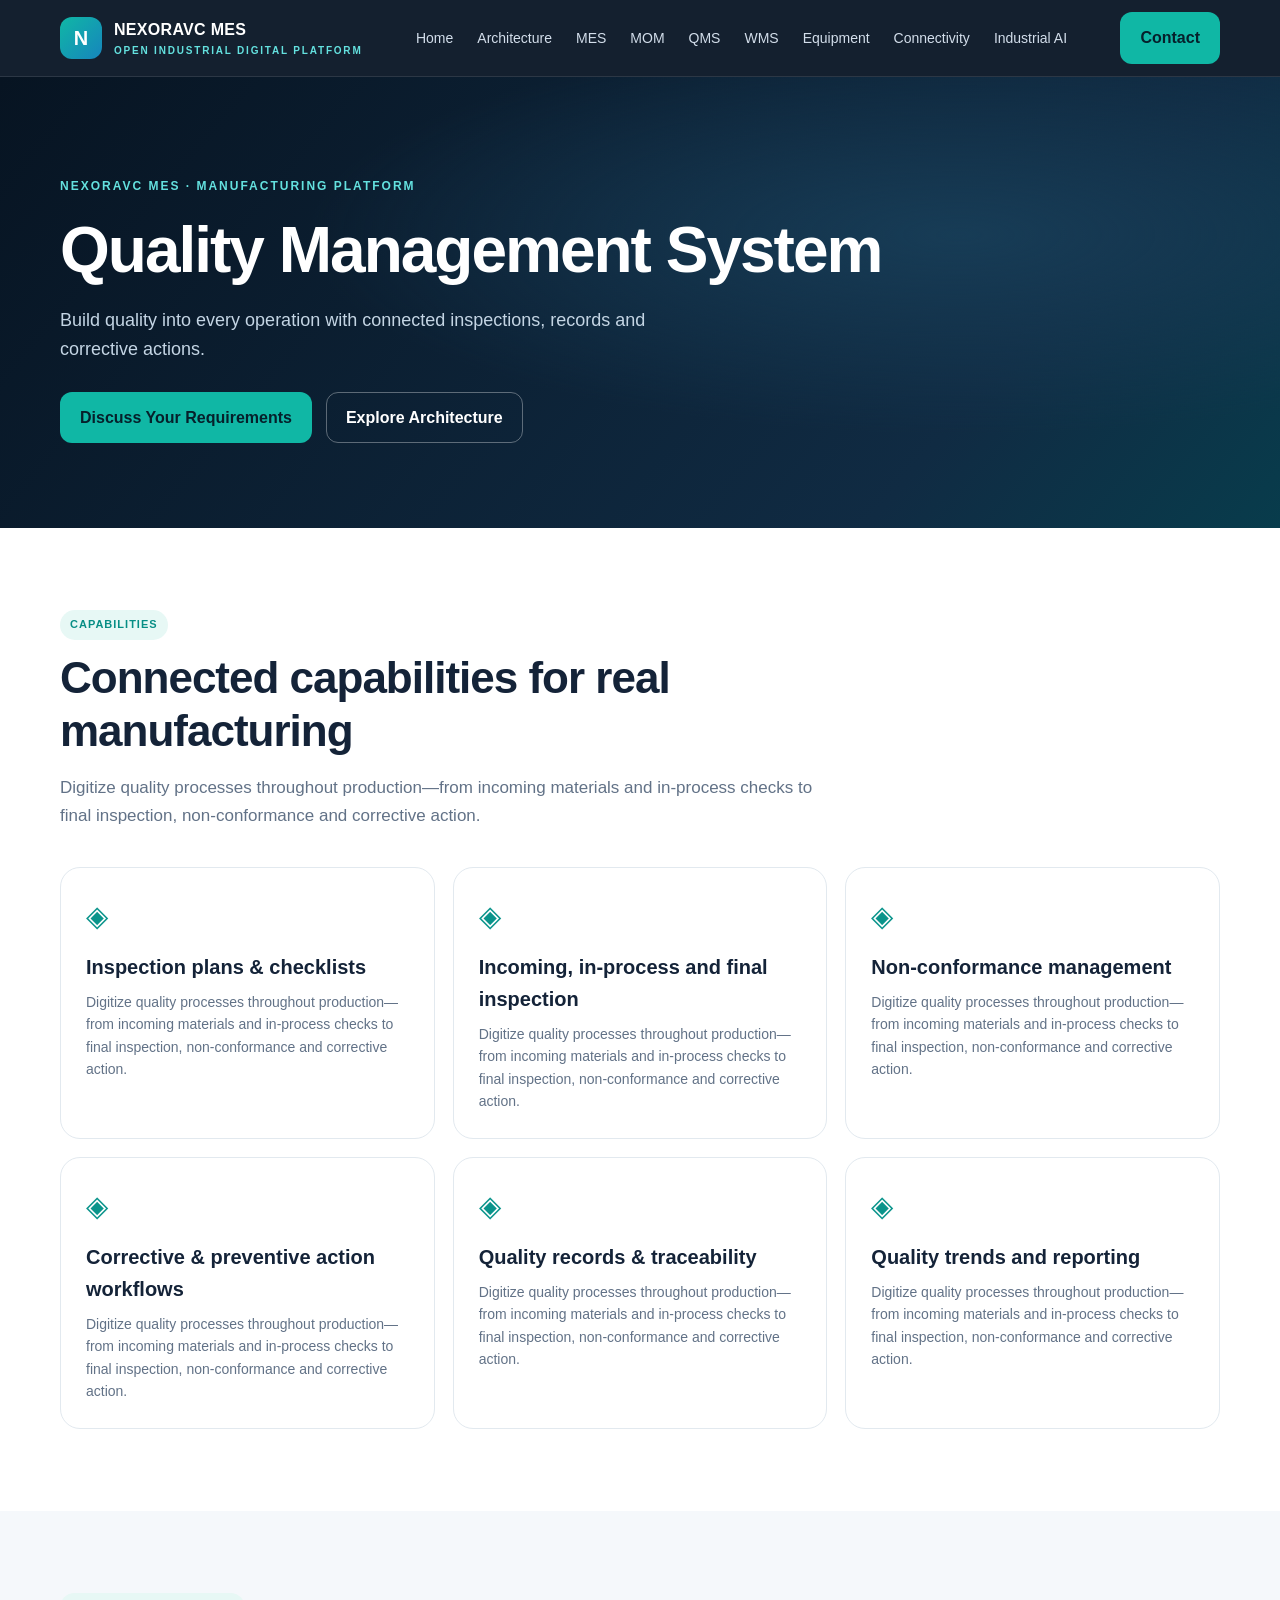
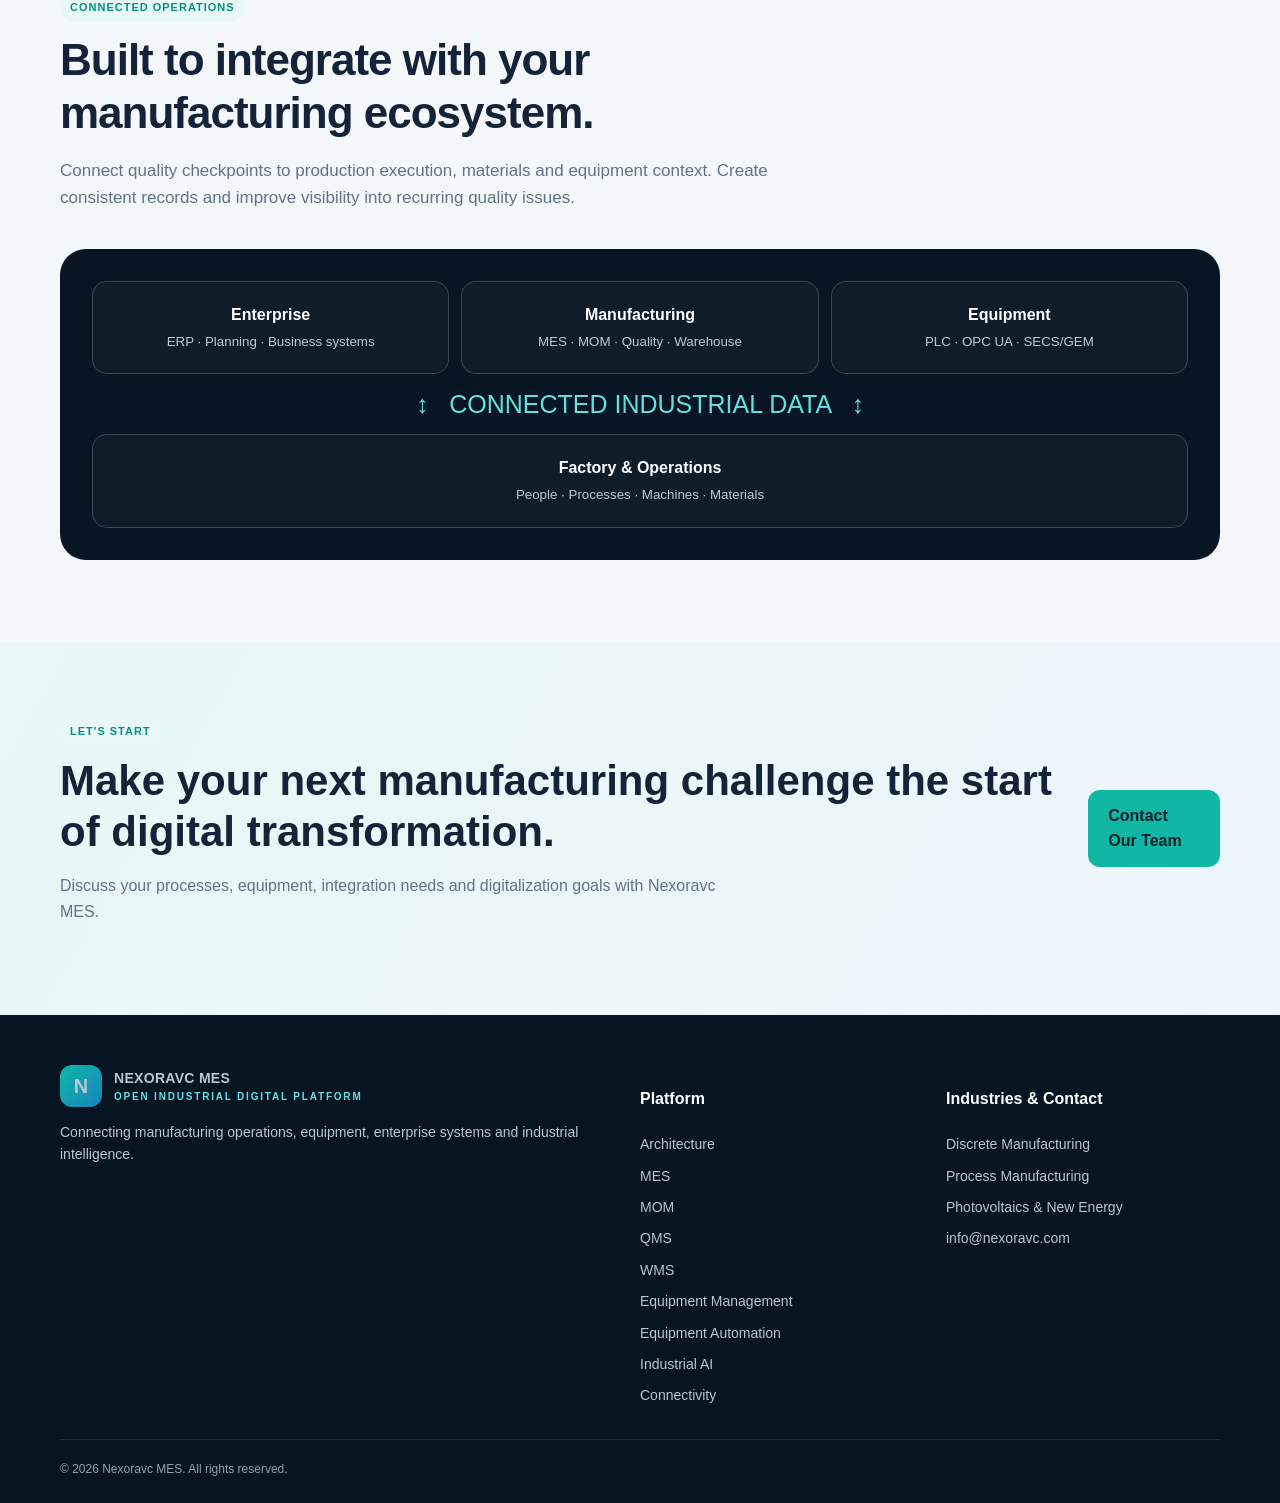
<file: qms.html>
<!doctype html><html lang="en"><head><meta charset="utf-8"><meta name="viewport" content="width=device-width,initial-scale=1"><meta name="description" content="Nexoravc MES Quality Management System: Build quality into every operation with connected inspections, records and corrective actions."><title>Quality Management System | Nexoravc MES</title><style>
:root{--navy:#081524;--navy2:#10243a;--teal:#10b7a5;--cyan:#64e1df;--ink:#142338;--muted:#627287;--bg:#f5f8fb;--white:#fff;--line:#e2e9ef;--radius:20px}*{box-sizing:border-box}html{scroll-behavior:smooth}body{margin:0;font-family:Inter,Segoe UI,Arial,sans-serif;color:var(--ink);background:white;line-height:1.6}a{color:inherit;text-decoration:none}.container{width:min(1160px,92%);margin:auto}.nav{position:sticky;top:0;z-index:20;background:rgba(8,21,36,.95);backdrop-filter:blur(12px);color:white;border-bottom:1px solid #ffffff1a}.navin{height:76px;display:flex;align-items:center;justify-content:space-between;gap:24px}.brand{display:flex;align-items:center;gap:12px;font-weight:800;letter-spacing:.3px}.logo{width:42px;height:42px;border-radius:12px;background:linear-gradient(135deg,var(--teal),#1685bd);display:grid;place-items:center;font-weight:900;font-size:20px}.brand small{display:block;color:var(--cyan);font-size:10px;letter-spacing:1.8px;font-weight:600}.links{display:flex;gap:24px;align-items:center;font-size:14px;color:#d3deeb}.links a:hover{color:var(--cyan)}.btn{display:inline-flex;align-items:center;justify-content:center;background:var(--teal);color:#06202b;padding:12px 19px;border-radius:12px;font-weight:750;border:1px solid transparent;transition:.2s}.btn:hover{transform:translateY(-2px);background:#55d9ca}.btn.outline{background:transparent;border-color:#ffffff55;color:white}.btn.light{background:white;color:var(--navy)}.hero{background:radial-gradient(ellipse at 75% 35%,#173c56 0%,transparent 48%),linear-gradient(130deg,#071422,#102b43 75%,#083c4c);color:white;padding:100px 0 85px;overflow:hidden}.hero-grid{display:grid;grid-template-columns:1.05fr .95fr;align-items:center;gap:48px}.eyebrow{color:var(--cyan);font-size:12px;font-weight:800;letter-spacing:2px;text-transform:uppercase}.hero h1{font-size:clamp(38px,5vw,65px);line-height:1.09;letter-spacing:-2px;margin:20px 0}.hero p{color:#c4d5e4;font-size:18px;max-width:630px}.hero .actions{display:flex;gap:14px;flex-wrap:wrap;margin-top:28px}.hero-visual{position:relative;min-height:400px;border-radius:28px;background:linear-gradient(180deg,#12334b88,#08152499),url('https://images.unsplash.com/photo-1565514020179-026b92b84bb6?auto=format&fit=crop&w=1200&q=85') center/cover;border:1px solid #ffffff22;box-shadow:0 25px 70px #0005}.visual-overlay{position:absolute;inset:18px;display:grid;grid-template-columns:1fr 1fr;grid-template-rows:1fr 1fr;gap:12px}.tile{background:#0a1d2bcc;border:1px solid #ffffff24;border-radius:17px;padding:18px;display:flex;flex-direction:column;justify-content:space-between;backdrop-filter:blur(8px)}.tile .icon{font-size:28px;color:var(--cyan)}.tile strong{font-size:16px}.tile span{font-size:12px;color:#b7c9d8}.tagline{display:flex;gap:12px;flex-wrap:wrap;margin-top:30px;color:#b9d0e0;font-size:13px}.tagline span{border:1px solid #ffffff24;padding:8px 11px;border-radius:100px}.section{padding:82px 0}.section.alt{background:var(--bg)}.heading{max-width:780px;margin-bottom:38px}.heading h2{font-size:clamp(30px,3.5vw,44px);line-height:1.2;margin:12px 0;letter-spacing:-1px}.heading p{color:var(--muted);font-size:17px}.cards{display:grid;grid-template-columns:repeat(3,1fr);gap:18px}.card{background:white;border:1px solid var(--line);padding:25px;border-radius:var(--radius);transition:.2s}.card:hover{transform:translateY(-4px);box-shadow:0 15px 35px #11283d12}.card .icon{font-size:29px;color:#0a948b}.card h3{margin:12px 0 8px;font-size:20px}.card p{margin:0;color:var(--muted);font-size:14px}.pill{display:inline-block;font-size:11px;font-weight:800;letter-spacing:1px;color:#078e85;background:#e7f8f5;border-radius:100px;padding:6px 10px;text-transform:uppercase}.architecture{background:var(--navy);color:white;border-radius:26px;padding:32px}.archrow{display:flex;gap:12px;flex-wrap:wrap;justify-content:center}.archnode{flex:1;min-width:150px;text-align:center;padding:20px 12px;border:1px solid #ffffff30;border-radius:15px;background:#ffffff08}.archnode strong{display:block}.archnode small{color:#b9cbd9}.arrow{text-align:center;color:var(--cyan);font-size:25px;margin:10px}.industries{display:grid;grid-template-columns:repeat(3,1fr);gap:18px}.industry{border-radius:22px;overflow:hidden;min-height:320px;position:relative;background-size:cover;background-position:center;color:white;display:flex;align-items:end}.industry:before{content:'';position:absolute;inset:0;background:linear-gradient(0deg,#071522ee,#07152220)}.industry div{position:relative;padding:25px}.industry h3{font-size:24px;margin:0 0 8px}.industry p{color:#d1deea;font-size:14px;margin:0}.connect{background:linear-gradient(130deg,#0b1d30,#0c3a4d);color:white}.connect .heading p{color:#c1d3e2}.protocols{display:grid;grid-template-columns:repeat(3,1fr);gap:14px}.protocol{padding:22px;border:1px solid #ffffff22;background:#ffffff08;border-radius:16px}.protocol h3{margin:0 0 6px}.protocol p{color:#bed0df;margin:0;font-size:14px}.cta{padding:75px 0;background:linear-gradient(120deg,#e8f8f5,#edf5fc)}.cta-box{display:flex;align-items:center;justify-content:space-between;gap:28px}.cta h2{font-size:clamp(28px,3.5vw,42px);line-height:1.2;margin:10px 0}.cta p{color:var(--muted);max-width:670px}.footer{background:#071422;color:#c3d3df;padding:50px 0 24px}.footergrid{display:grid;grid-template-columns:2fr 1fr 1fr;gap:32px}.footer h4{color:white}.footer p,.footer a{color:#b7c7d5;font-size:14px}.footerlinks{display:grid;gap:9px}.copyright{border-top:1px solid #ffffff1a;margin-top:32px;padding-top:20px;font-size:12px;color:#8da2b4}.mobilemenu{display:none}.contact-form{display:grid;gap:12px;max-width:560px}.contact-form input,.contact-form textarea,.contact-form select{width:100%;padding:13px;border-radius:12px;border:1px solid #ccd8e2;font:inherit}.contact-form textarea{min-height:120px}.note{font-size:12px;color:#6d7e8f}
@media(max-width:900px){.hero-grid{grid-template-columns:1fr}.hero-visual{min-height:330px}.cards{grid-template-columns:repeat(2,1fr)}.industries{grid-template-columns:1fr 1fr}.protocols{grid-template-columns:1fr 1fr}.links{gap:12px}.cta-box{display:block}.footergrid{grid-template-columns:1fr 1fr}}
@media(max-width:640px){.links{display:none}.mobilemenu{display:block;color:white}.hero{padding:70px 0}.hero-visual{min-height:300px}.cards,.industries,.protocols,.footergrid{grid-template-columns:1fr}.section{padding:62px 0}.visual-overlay{inset:12px;gap:8px}.tile{padding:12px}.tile strong{font-size:14px}.navin{height:68px}}
</style></head><body><header class="nav"><div class="container navin"><a class="brand" href="index.html"><span class="logo">N</span><span>NEXORAVC MES<small>OPEN INDUSTRIAL DIGITAL PLATFORM</small></span></a><nav class="links"><a href="index.html">Home</a><a href="platform-architecture.html">Architecture</a><a href="mes-product.html">MES</a><a href="mom.html">MOM</a><a href="qms.html">QMS</a><a href="wms.html">WMS</a><a href="equipment-management.html">Equipment</a><a href="connectivity.html">Connectivity</a><a href="industrial-ai.html">Industrial AI</a></nav><a class="btn" href="mailto:info@nexoravc.com?subject=Nexoravc%20MES%20Inquiry">Contact</a></div></header><main><section class="hero"><div class="container"><div class="eyebrow">Nexoravc MES · Manufacturing Platform</div><h1>Quality Management System</h1><p>Build quality into every operation with connected inspections, records and corrective actions.</p><div class="actions"><a class="btn" href="mailto:info@nexoravc.com?subject=Quality%20Management%20System%20Inquiry">Discuss Your Requirements</a><a class="btn outline" href="platform-architecture.html">Explore Architecture</a></div></div></section><section class="section"><div class="container"><div class="heading"><span class="pill">Capabilities</span><h2>Connected capabilities for real manufacturing</h2><p>Digitize quality processes throughout production—from incoming materials and in-process checks to final inspection, non-conformance and corrective action.</p></div><div class="cards"><article class="card"><div class="icon">◈</div><h3>Inspection plans & checklists</h3><p>Digitize quality processes throughout production—from incoming materials and in-process checks to final inspection, non-conformance and corrective action.</p></article><article class="card"><div class="icon">◈</div><h3>Incoming, in-process and final inspection</h3><p>Digitize quality processes throughout production—from incoming materials and in-process checks to final inspection, non-conformance and corrective action.</p></article><article class="card"><div class="icon">◈</div><h3>Non-conformance management</h3><p>Digitize quality processes throughout production—from incoming materials and in-process checks to final inspection, non-conformance and corrective action.</p></article><article class="card"><div class="icon">◈</div><h3>Corrective & preventive action workflows</h3><p>Digitize quality processes throughout production—from incoming materials and in-process checks to final inspection, non-conformance and corrective action.</p></article><article class="card"><div class="icon">◈</div><h3>Quality records & traceability</h3><p>Digitize quality processes throughout production—from incoming materials and in-process checks to final inspection, non-conformance and corrective action.</p></article><article class="card"><div class="icon">◈</div><h3>Quality trends and reporting</h3><p>Digitize quality processes throughout production—from incoming materials and in-process checks to final inspection, non-conformance and corrective action.</p></article></div></div></section><section class="section alt"><div class="container"><div class="heading"><span class="pill">Connected Operations</span><h2>Built to integrate with your manufacturing ecosystem.</h2><p>Connect quality checkpoints to production execution, materials and equipment context. Create consistent records and improve visibility into recurring quality issues.</p></div><div class="architecture"><div class="archrow"><div class="archnode"><strong>Enterprise</strong><small>ERP · Planning · Business systems</small></div><div class="archnode"><strong>Manufacturing</strong><small>MES · MOM · Quality · Warehouse</small></div><div class="archnode"><strong>Equipment</strong><small>PLC · OPC UA · SECS/GEM</small></div></div><div class="arrow">↕ &nbsp; CONNECTED INDUSTRIAL DATA &nbsp; ↕</div><div class="archrow"><div class="archnode"><strong>Factory & Operations</strong><small>People · Processes · Machines · Materials</small></div></div></div></div></section><section class="cta"><div class="container cta-box"><div><span class="pill">Let's Start</span><h2>Make your next manufacturing challenge the start of digital transformation.</h2><p>Discuss your processes, equipment, integration needs and digitalization goals with Nexoravc MES.</p></div><a class="btn" href="mailto:info@nexoravc.com?subject=Nexoravc%20MES%20Inquiry">Contact Our Team</a></div></section></main><footer class="footer"><div class="container"><div class="footergrid"><div><a class="brand" href="index.html"><span class="logo">N</span><span>NEXORAVC MES<small>OPEN INDUSTRIAL DIGITAL PLATFORM</small></span></a><p>Connecting manufacturing operations, equipment, enterprise systems and industrial intelligence.</p></div><div><h4>Platform</h4><div class="footerlinks"><a href="platform-architecture.html">Architecture</a><a href="mes-product.html">MES</a><a href="mom.html">MOM</a><a href="qms.html">QMS</a><a href="wms.html">WMS</a><a href="equipment-management.html">Equipment Management</a><a href="equipment-automation.html">Equipment Automation</a><a href="industrial-ai.html">Industrial AI</a><a href="connectivity.html">Connectivity</a></div></div><div><h4>Industries & Contact</h4><div class="footerlinks"><a href="discrete-manufacturing.html">Discrete Manufacturing</a><a href="process-manufacturing.html">Process Manufacturing</a><a href="photovoltaics.html">Photovoltaics & New Energy</a><a href="mailto:info@nexoravc.com">info@nexoravc.com</a></div></div></div><div class="copyright">© 2026 Nexoravc MES. All rights reserved.</div></div></footer></body></html>
</file>
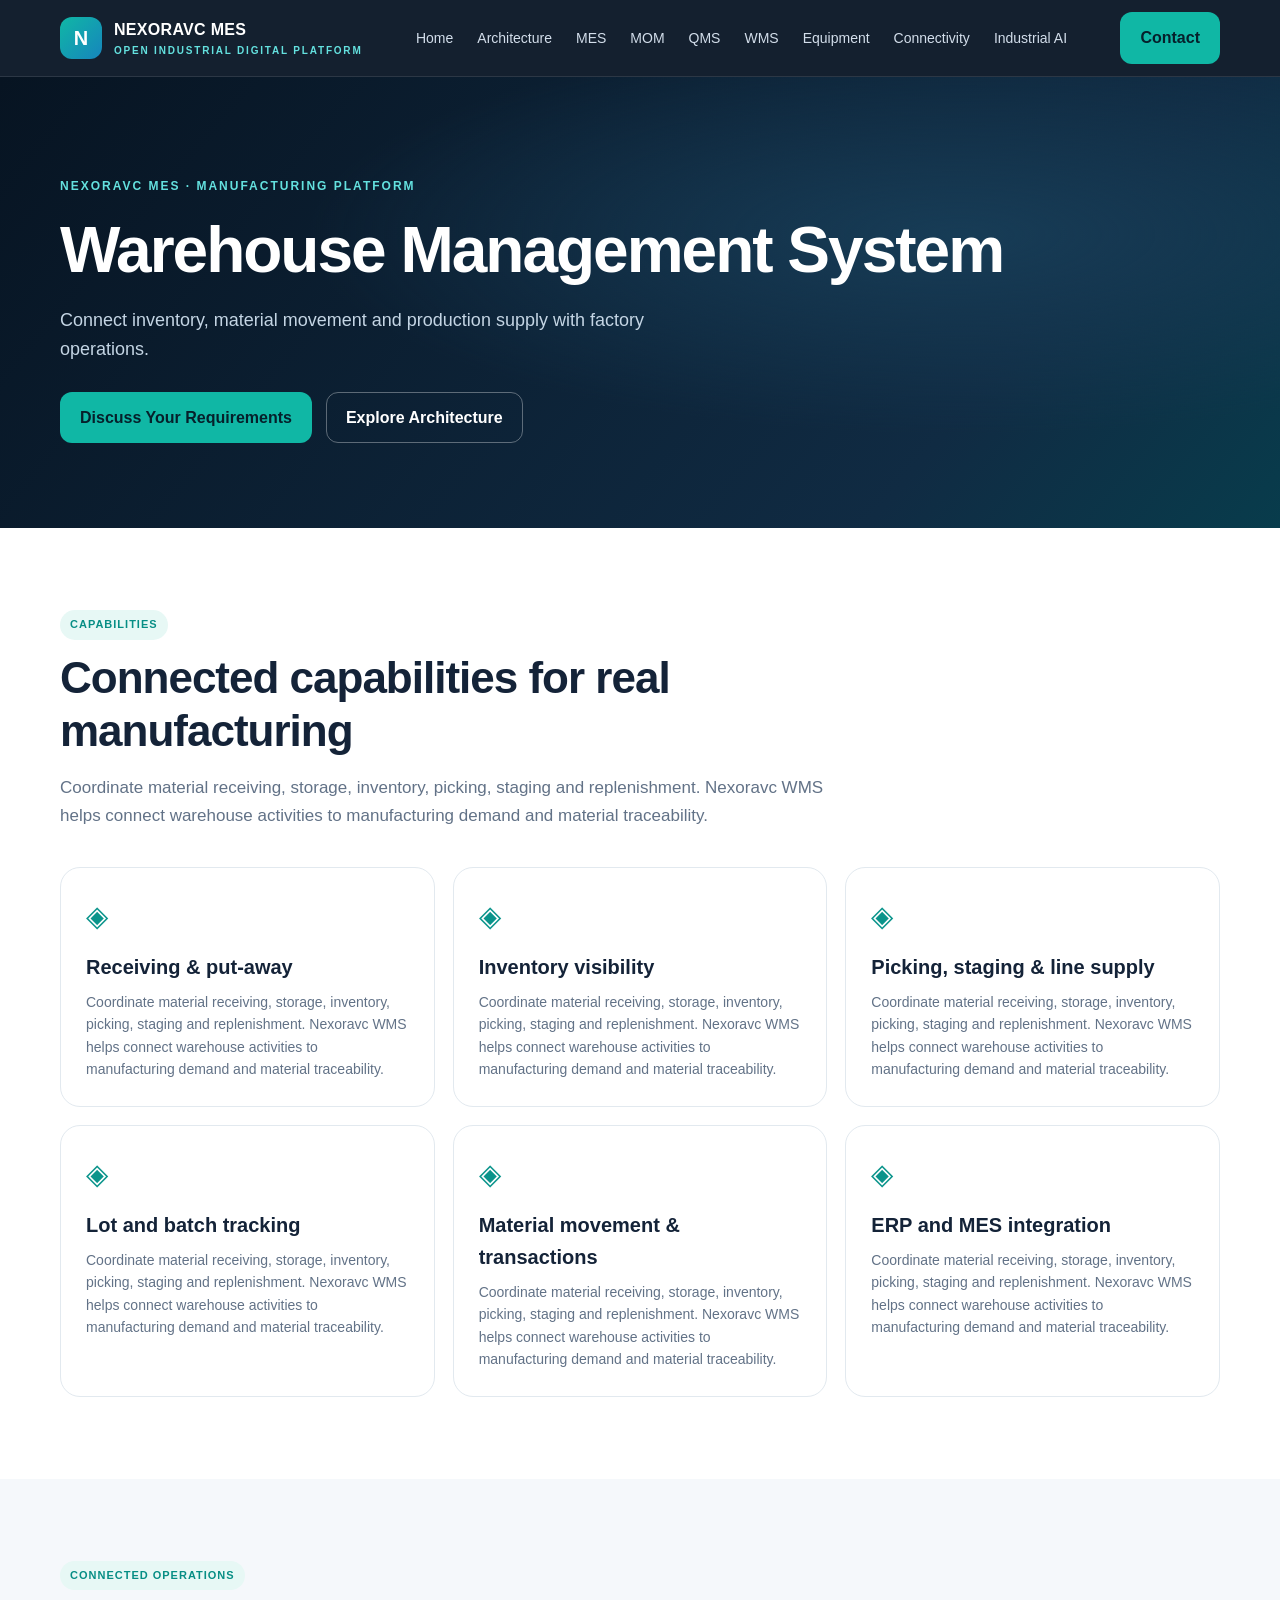
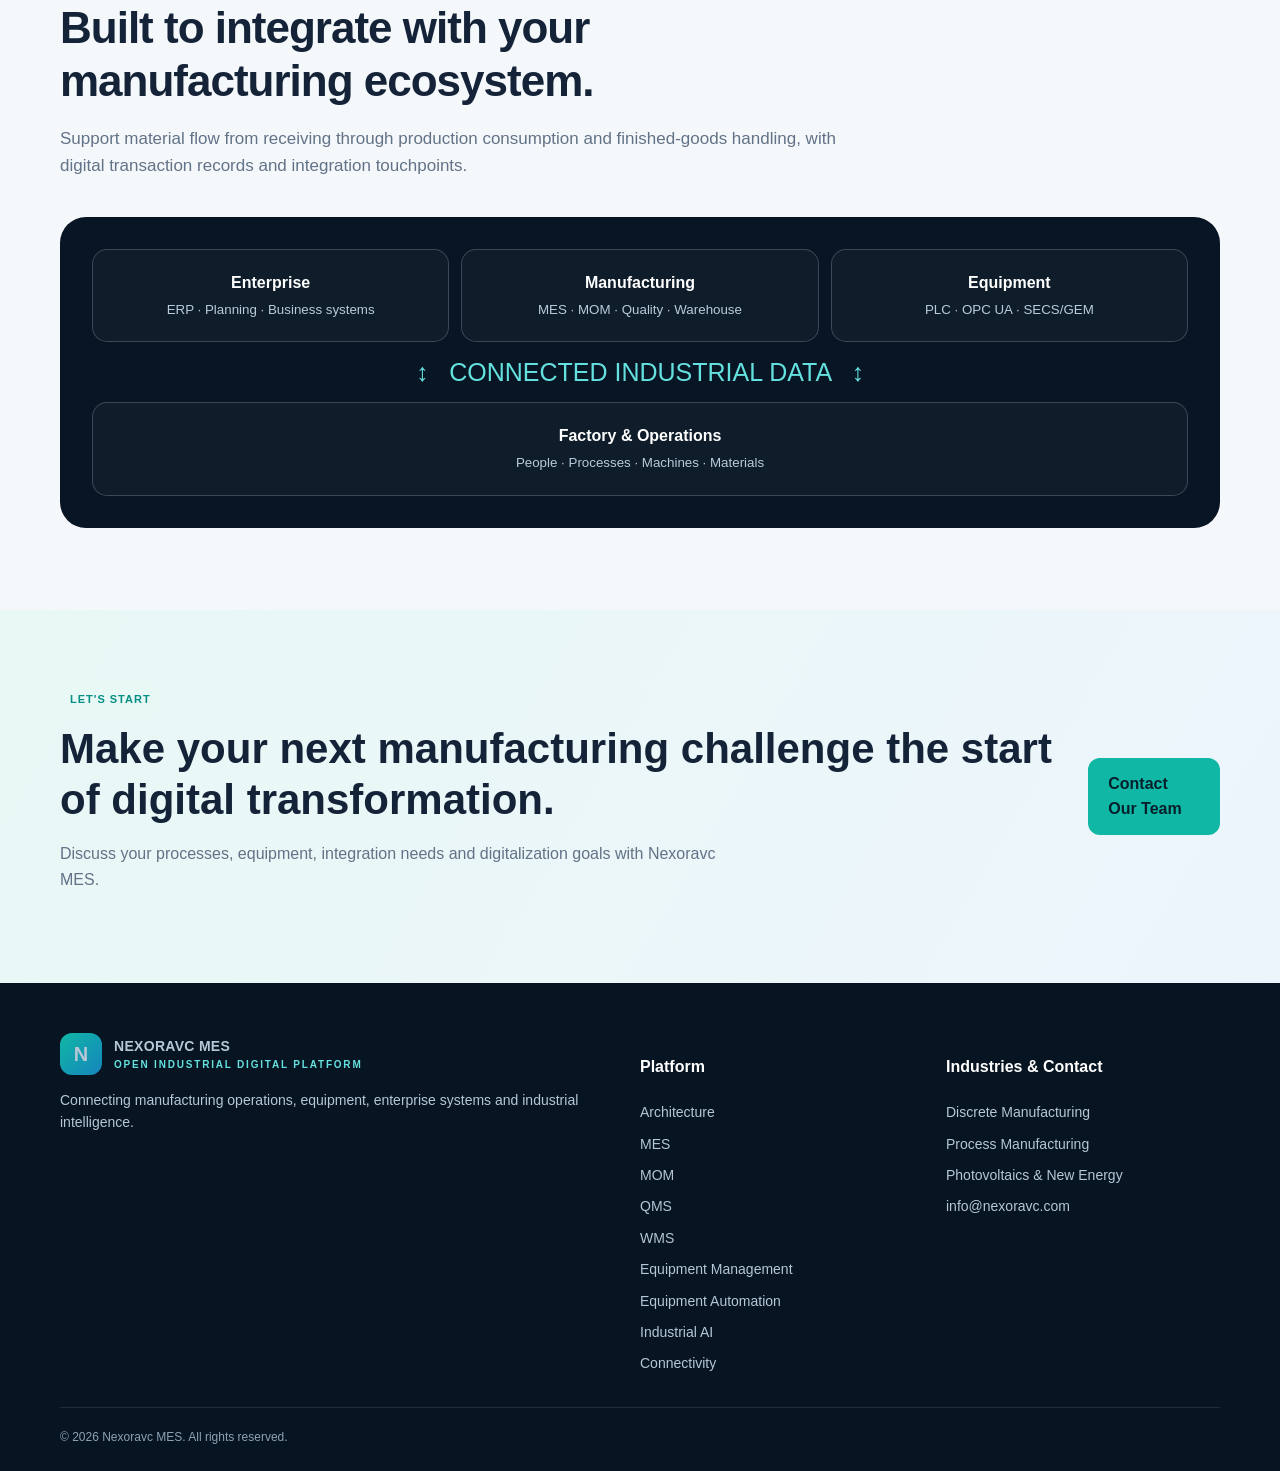
<file: wms.html>
<!doctype html><html lang="en"><head><meta charset="utf-8"><meta name="viewport" content="width=device-width,initial-scale=1"><meta name="description" content="Nexoravc MES Warehouse Management System: Connect inventory, material movement and production supply with factory operations."><title>Warehouse Management System | Nexoravc MES</title><style>
:root{--navy:#081524;--navy2:#10243a;--teal:#10b7a5;--cyan:#64e1df;--ink:#142338;--muted:#627287;--bg:#f5f8fb;--white:#fff;--line:#e2e9ef;--radius:20px}*{box-sizing:border-box}html{scroll-behavior:smooth}body{margin:0;font-family:Inter,Segoe UI,Arial,sans-serif;color:var(--ink);background:white;line-height:1.6}a{color:inherit;text-decoration:none}.container{width:min(1160px,92%);margin:auto}.nav{position:sticky;top:0;z-index:20;background:rgba(8,21,36,.95);backdrop-filter:blur(12px);color:white;border-bottom:1px solid #ffffff1a}.navin{height:76px;display:flex;align-items:center;justify-content:space-between;gap:24px}.brand{display:flex;align-items:center;gap:12px;font-weight:800;letter-spacing:.3px}.logo{width:42px;height:42px;border-radius:12px;background:linear-gradient(135deg,var(--teal),#1685bd);display:grid;place-items:center;font-weight:900;font-size:20px}.brand small{display:block;color:var(--cyan);font-size:10px;letter-spacing:1.8px;font-weight:600}.links{display:flex;gap:24px;align-items:center;font-size:14px;color:#d3deeb}.links a:hover{color:var(--cyan)}.btn{display:inline-flex;align-items:center;justify-content:center;background:var(--teal);color:#06202b;padding:12px 19px;border-radius:12px;font-weight:750;border:1px solid transparent;transition:.2s}.btn:hover{transform:translateY(-2px);background:#55d9ca}.btn.outline{background:transparent;border-color:#ffffff55;color:white}.btn.light{background:white;color:var(--navy)}.hero{background:radial-gradient(ellipse at 75% 35%,#173c56 0%,transparent 48%),linear-gradient(130deg,#071422,#102b43 75%,#083c4c);color:white;padding:100px 0 85px;overflow:hidden}.hero-grid{display:grid;grid-template-columns:1.05fr .95fr;align-items:center;gap:48px}.eyebrow{color:var(--cyan);font-size:12px;font-weight:800;letter-spacing:2px;text-transform:uppercase}.hero h1{font-size:clamp(38px,5vw,65px);line-height:1.09;letter-spacing:-2px;margin:20px 0}.hero p{color:#c4d5e4;font-size:18px;max-width:630px}.hero .actions{display:flex;gap:14px;flex-wrap:wrap;margin-top:28px}.hero-visual{position:relative;min-height:400px;border-radius:28px;background:linear-gradient(180deg,#12334b88,#08152499),url('https://images.unsplash.com/photo-1565514020179-026b92b84bb6?auto=format&fit=crop&w=1200&q=85') center/cover;border:1px solid #ffffff22;box-shadow:0 25px 70px #0005}.visual-overlay{position:absolute;inset:18px;display:grid;grid-template-columns:1fr 1fr;grid-template-rows:1fr 1fr;gap:12px}.tile{background:#0a1d2bcc;border:1px solid #ffffff24;border-radius:17px;padding:18px;display:flex;flex-direction:column;justify-content:space-between;backdrop-filter:blur(8px)}.tile .icon{font-size:28px;color:var(--cyan)}.tile strong{font-size:16px}.tile span{font-size:12px;color:#b7c9d8}.tagline{display:flex;gap:12px;flex-wrap:wrap;margin-top:30px;color:#b9d0e0;font-size:13px}.tagline span{border:1px solid #ffffff24;padding:8px 11px;border-radius:100px}.section{padding:82px 0}.section.alt{background:var(--bg)}.heading{max-width:780px;margin-bottom:38px}.heading h2{font-size:clamp(30px,3.5vw,44px);line-height:1.2;margin:12px 0;letter-spacing:-1px}.heading p{color:var(--muted);font-size:17px}.cards{display:grid;grid-template-columns:repeat(3,1fr);gap:18px}.card{background:white;border:1px solid var(--line);padding:25px;border-radius:var(--radius);transition:.2s}.card:hover{transform:translateY(-4px);box-shadow:0 15px 35px #11283d12}.card .icon{font-size:29px;color:#0a948b}.card h3{margin:12px 0 8px;font-size:20px}.card p{margin:0;color:var(--muted);font-size:14px}.pill{display:inline-block;font-size:11px;font-weight:800;letter-spacing:1px;color:#078e85;background:#e7f8f5;border-radius:100px;padding:6px 10px;text-transform:uppercase}.architecture{background:var(--navy);color:white;border-radius:26px;padding:32px}.archrow{display:flex;gap:12px;flex-wrap:wrap;justify-content:center}.archnode{flex:1;min-width:150px;text-align:center;padding:20px 12px;border:1px solid #ffffff30;border-radius:15px;background:#ffffff08}.archnode strong{display:block}.archnode small{color:#b9cbd9}.arrow{text-align:center;color:var(--cyan);font-size:25px;margin:10px}.industries{display:grid;grid-template-columns:repeat(3,1fr);gap:18px}.industry{border-radius:22px;overflow:hidden;min-height:320px;position:relative;background-size:cover;background-position:center;color:white;display:flex;align-items:end}.industry:before{content:'';position:absolute;inset:0;background:linear-gradient(0deg,#071522ee,#07152220)}.industry div{position:relative;padding:25px}.industry h3{font-size:24px;margin:0 0 8px}.industry p{color:#d1deea;font-size:14px;margin:0}.connect{background:linear-gradient(130deg,#0b1d30,#0c3a4d);color:white}.connect .heading p{color:#c1d3e2}.protocols{display:grid;grid-template-columns:repeat(3,1fr);gap:14px}.protocol{padding:22px;border:1px solid #ffffff22;background:#ffffff08;border-radius:16px}.protocol h3{margin:0 0 6px}.protocol p{color:#bed0df;margin:0;font-size:14px}.cta{padding:75px 0;background:linear-gradient(120deg,#e8f8f5,#edf5fc)}.cta-box{display:flex;align-items:center;justify-content:space-between;gap:28px}.cta h2{font-size:clamp(28px,3.5vw,42px);line-height:1.2;margin:10px 0}.cta p{color:var(--muted);max-width:670px}.footer{background:#071422;color:#c3d3df;padding:50px 0 24px}.footergrid{display:grid;grid-template-columns:2fr 1fr 1fr;gap:32px}.footer h4{color:white}.footer p,.footer a{color:#b7c7d5;font-size:14px}.footerlinks{display:grid;gap:9px}.copyright{border-top:1px solid #ffffff1a;margin-top:32px;padding-top:20px;font-size:12px;color:#8da2b4}.mobilemenu{display:none}.contact-form{display:grid;gap:12px;max-width:560px}.contact-form input,.contact-form textarea,.contact-form select{width:100%;padding:13px;border-radius:12px;border:1px solid #ccd8e2;font:inherit}.contact-form textarea{min-height:120px}.note{font-size:12px;color:#6d7e8f}
@media(max-width:900px){.hero-grid{grid-template-columns:1fr}.hero-visual{min-height:330px}.cards{grid-template-columns:repeat(2,1fr)}.industries{grid-template-columns:1fr 1fr}.protocols{grid-template-columns:1fr 1fr}.links{gap:12px}.cta-box{display:block}.footergrid{grid-template-columns:1fr 1fr}}
@media(max-width:640px){.links{display:none}.mobilemenu{display:block;color:white}.hero{padding:70px 0}.hero-visual{min-height:300px}.cards,.industries,.protocols,.footergrid{grid-template-columns:1fr}.section{padding:62px 0}.visual-overlay{inset:12px;gap:8px}.tile{padding:12px}.tile strong{font-size:14px}.navin{height:68px}}
</style></head><body><header class="nav"><div class="container navin"><a class="brand" href="index.html"><span class="logo">N</span><span>NEXORAVC MES<small>OPEN INDUSTRIAL DIGITAL PLATFORM</small></span></a><nav class="links"><a href="index.html">Home</a><a href="platform-architecture.html">Architecture</a><a href="mes-product.html">MES</a><a href="mom.html">MOM</a><a href="qms.html">QMS</a><a href="wms.html">WMS</a><a href="equipment-management.html">Equipment</a><a href="connectivity.html">Connectivity</a><a href="industrial-ai.html">Industrial AI</a></nav><a class="btn" href="mailto:info@nexoravc.com?subject=Nexoravc%20MES%20Inquiry">Contact</a></div></header><main><section class="hero"><div class="container"><div class="eyebrow">Nexoravc MES · Manufacturing Platform</div><h1>Warehouse Management System</h1><p>Connect inventory, material movement and production supply with factory operations.</p><div class="actions"><a class="btn" href="mailto:info@nexoravc.com?subject=Warehouse%20Management%20System%20Inquiry">Discuss Your Requirements</a><a class="btn outline" href="platform-architecture.html">Explore Architecture</a></div></div></section><section class="section"><div class="container"><div class="heading"><span class="pill">Capabilities</span><h2>Connected capabilities for real manufacturing</h2><p>Coordinate material receiving, storage, inventory, picking, staging and replenishment. Nexoravc WMS helps connect warehouse activities to manufacturing demand and material traceability.</p></div><div class="cards"><article class="card"><div class="icon">◈</div><h3>Receiving & put-away</h3><p>Coordinate material receiving, storage, inventory, picking, staging and replenishment. Nexoravc WMS helps connect warehouse activities to manufacturing demand and material traceability.</p></article><article class="card"><div class="icon">◈</div><h3>Inventory visibility</h3><p>Coordinate material receiving, storage, inventory, picking, staging and replenishment. Nexoravc WMS helps connect warehouse activities to manufacturing demand and material traceability.</p></article><article class="card"><div class="icon">◈</div><h3>Picking, staging & line supply</h3><p>Coordinate material receiving, storage, inventory, picking, staging and replenishment. Nexoravc WMS helps connect warehouse activities to manufacturing demand and material traceability.</p></article><article class="card"><div class="icon">◈</div><h3>Lot and batch tracking</h3><p>Coordinate material receiving, storage, inventory, picking, staging and replenishment. Nexoravc WMS helps connect warehouse activities to manufacturing demand and material traceability.</p></article><article class="card"><div class="icon">◈</div><h3>Material movement & transactions</h3><p>Coordinate material receiving, storage, inventory, picking, staging and replenishment. Nexoravc WMS helps connect warehouse activities to manufacturing demand and material traceability.</p></article><article class="card"><div class="icon">◈</div><h3>ERP and MES integration</h3><p>Coordinate material receiving, storage, inventory, picking, staging and replenishment. Nexoravc WMS helps connect warehouse activities to manufacturing demand and material traceability.</p></article></div></div></section><section class="section alt"><div class="container"><div class="heading"><span class="pill">Connected Operations</span><h2>Built to integrate with your manufacturing ecosystem.</h2><p>Support material flow from receiving through production consumption and finished-goods handling, with digital transaction records and integration touchpoints.</p></div><div class="architecture"><div class="archrow"><div class="archnode"><strong>Enterprise</strong><small>ERP · Planning · Business systems</small></div><div class="archnode"><strong>Manufacturing</strong><small>MES · MOM · Quality · Warehouse</small></div><div class="archnode"><strong>Equipment</strong><small>PLC · OPC UA · SECS/GEM</small></div></div><div class="arrow">↕ &nbsp; CONNECTED INDUSTRIAL DATA &nbsp; ↕</div><div class="archrow"><div class="archnode"><strong>Factory & Operations</strong><small>People · Processes · Machines · Materials</small></div></div></div></div></section><section class="cta"><div class="container cta-box"><div><span class="pill">Let's Start</span><h2>Make your next manufacturing challenge the start of digital transformation.</h2><p>Discuss your processes, equipment, integration needs and digitalization goals with Nexoravc MES.</p></div><a class="btn" href="mailto:info@nexoravc.com?subject=Nexoravc%20MES%20Inquiry">Contact Our Team</a></div></section></main><footer class="footer"><div class="container"><div class="footergrid"><div><a class="brand" href="index.html"><span class="logo">N</span><span>NEXORAVC MES<small>OPEN INDUSTRIAL DIGITAL PLATFORM</small></span></a><p>Connecting manufacturing operations, equipment, enterprise systems and industrial intelligence.</p></div><div><h4>Platform</h4><div class="footerlinks"><a href="platform-architecture.html">Architecture</a><a href="mes-product.html">MES</a><a href="mom.html">MOM</a><a href="qms.html">QMS</a><a href="wms.html">WMS</a><a href="equipment-management.html">Equipment Management</a><a href="equipment-automation.html">Equipment Automation</a><a href="industrial-ai.html">Industrial AI</a><a href="connectivity.html">Connectivity</a></div></div><div><h4>Industries & Contact</h4><div class="footerlinks"><a href="discrete-manufacturing.html">Discrete Manufacturing</a><a href="process-manufacturing.html">Process Manufacturing</a><a href="photovoltaics.html">Photovoltaics & New Energy</a><a href="mailto:info@nexoravc.com">info@nexoravc.com</a></div></div></div><div class="copyright">© 2026 Nexoravc MES. All rights reserved.</div></div></footer></body></html>
</file>
